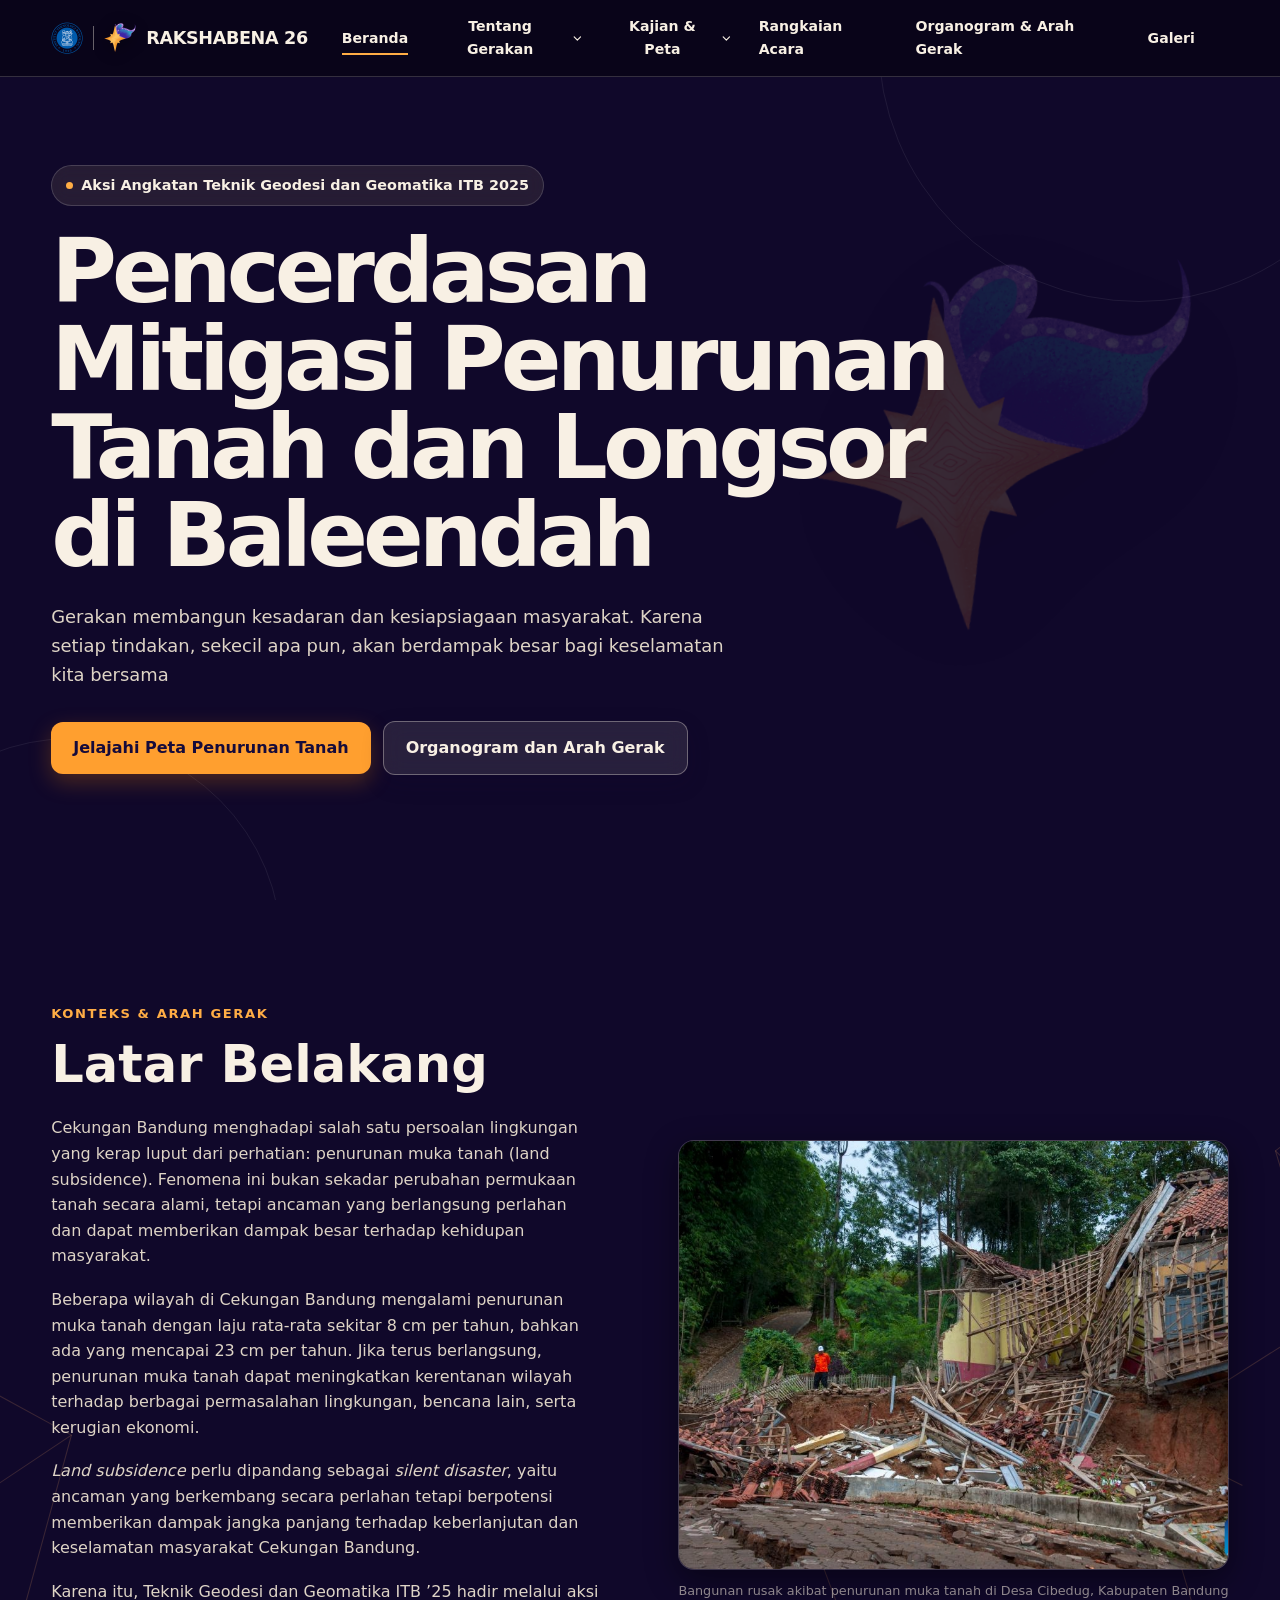
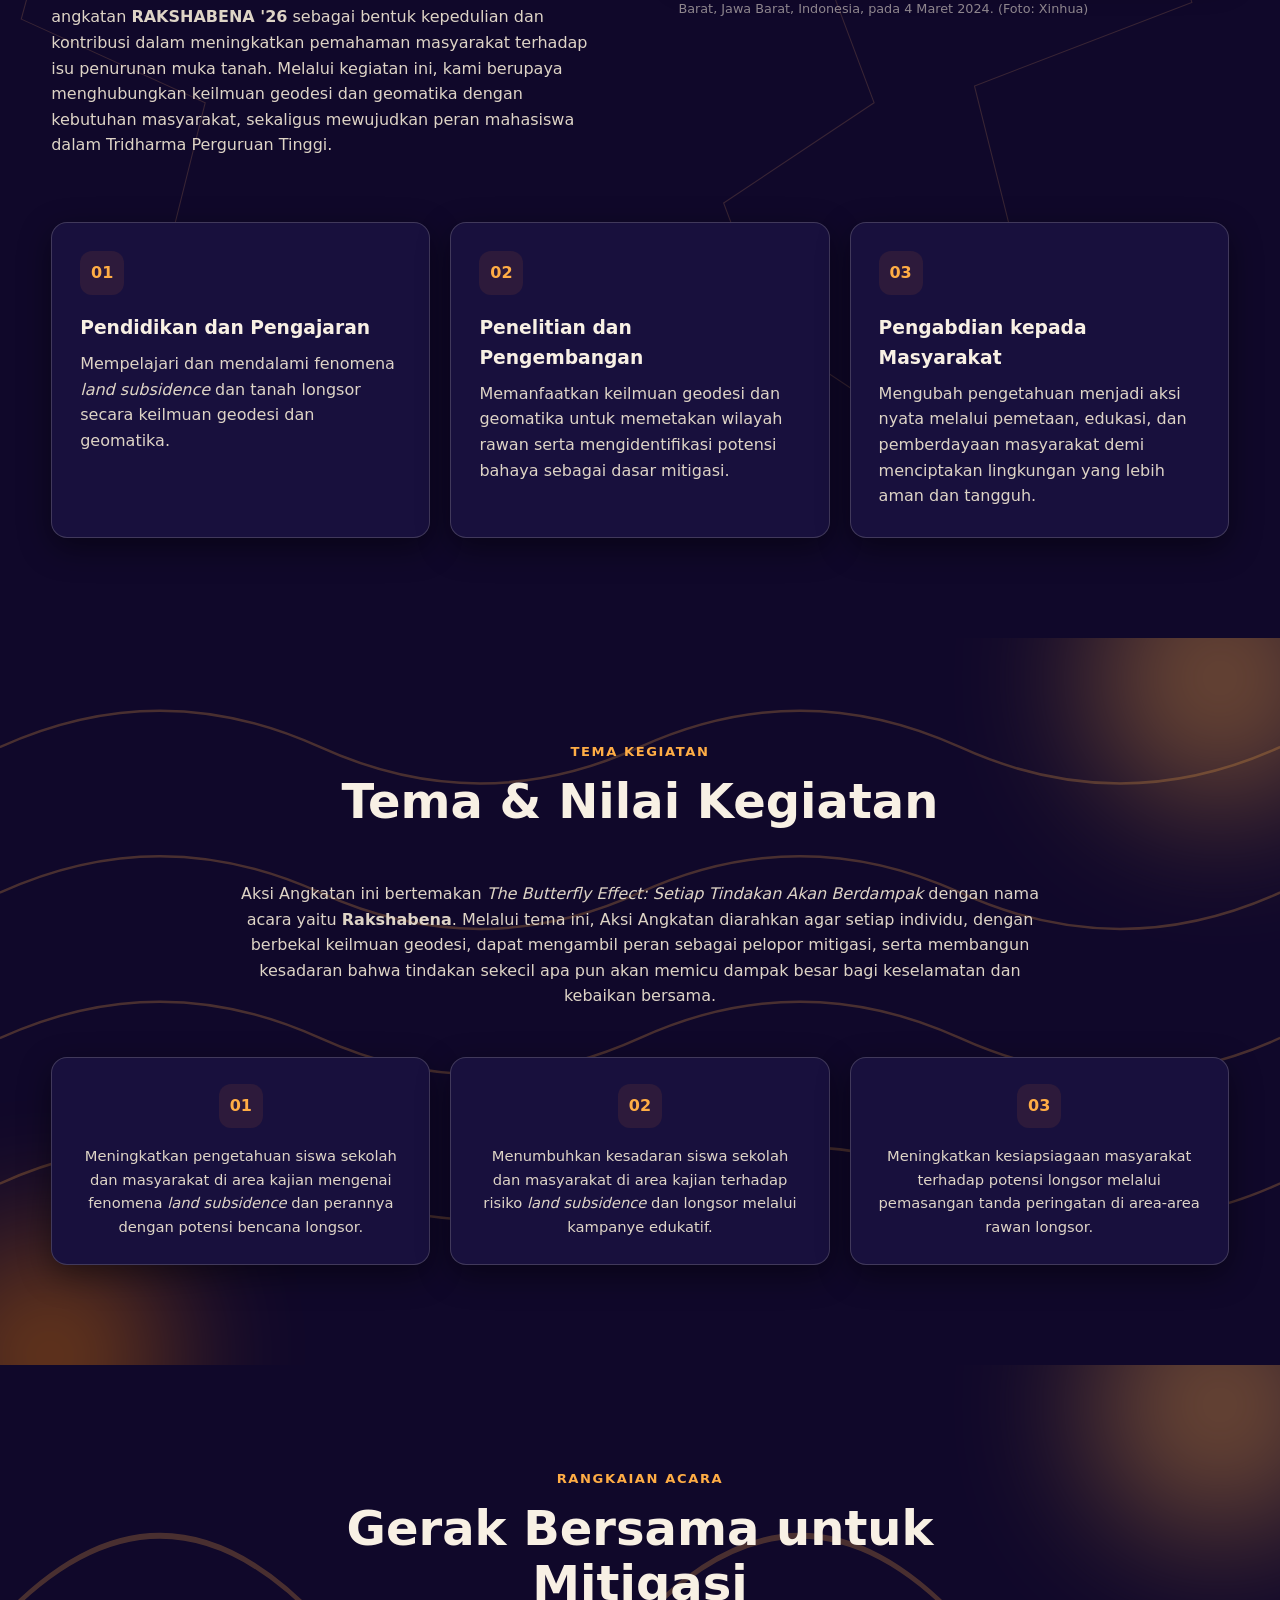
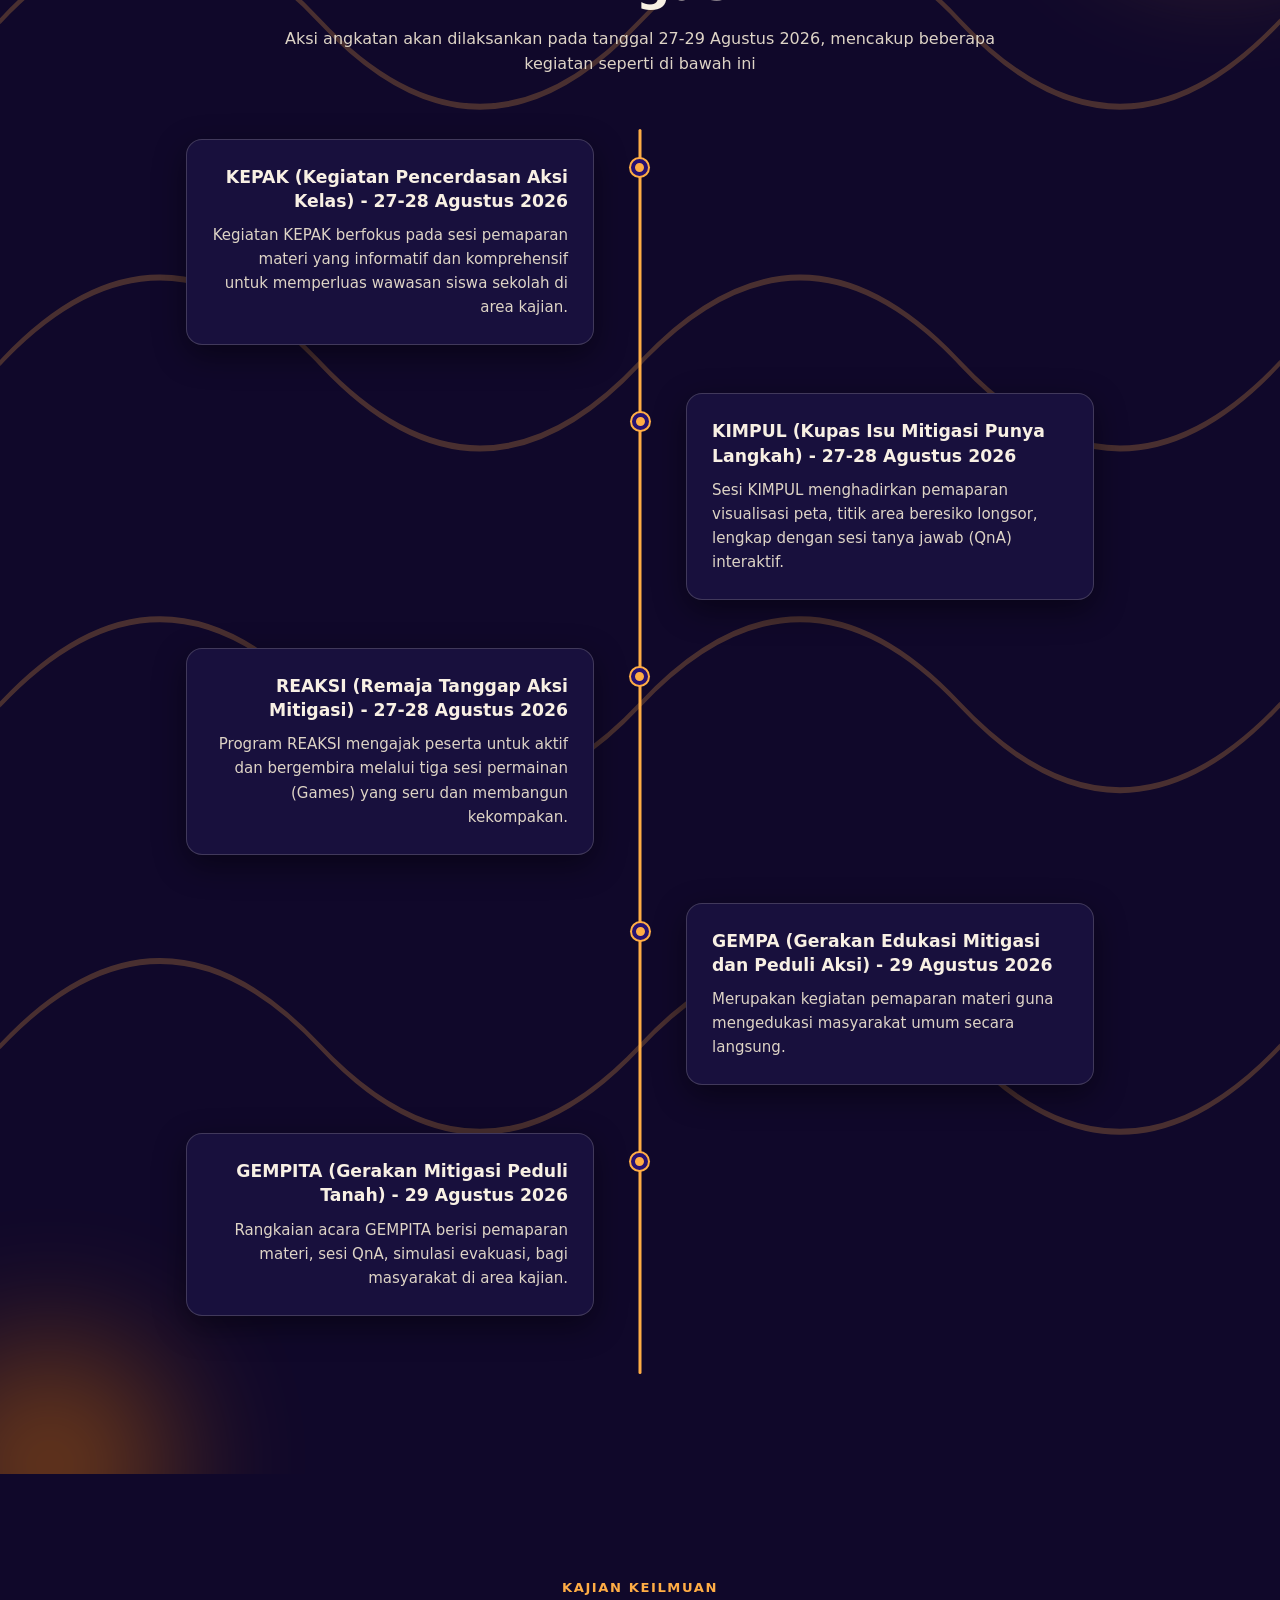
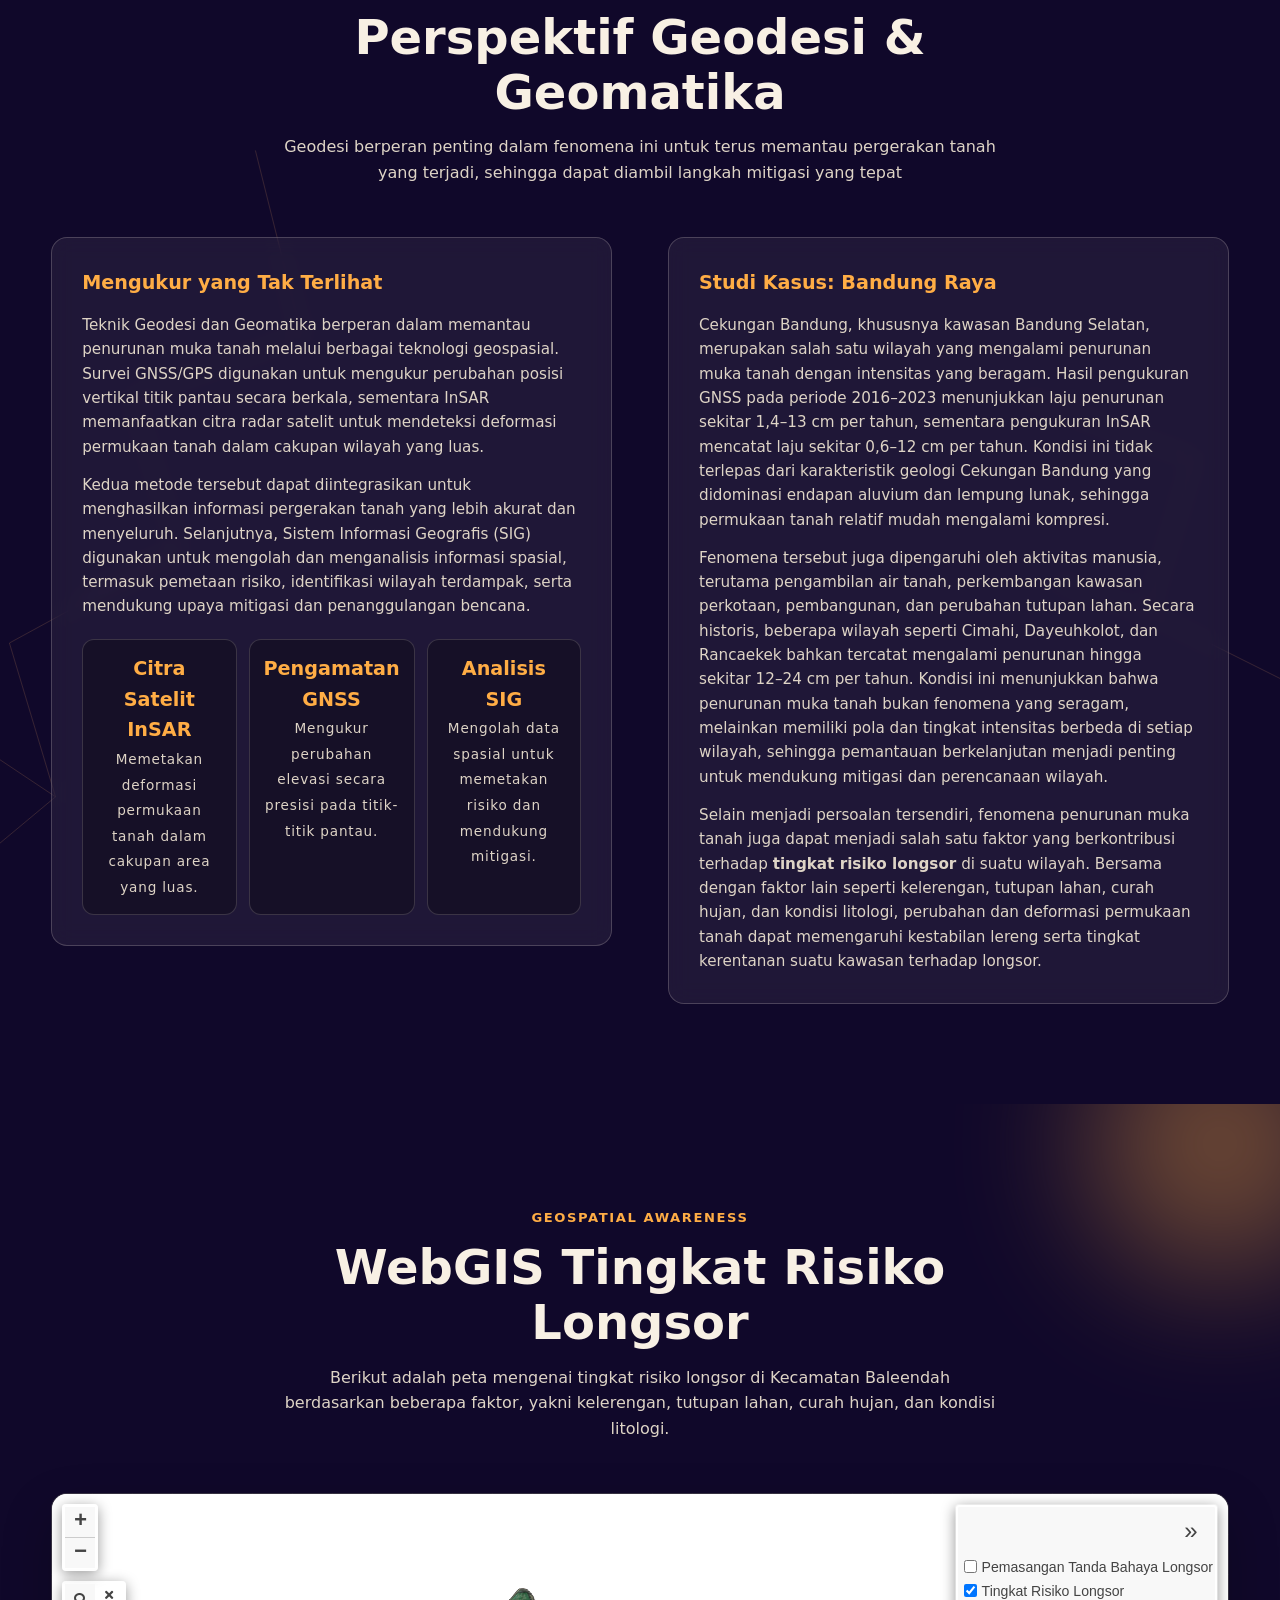
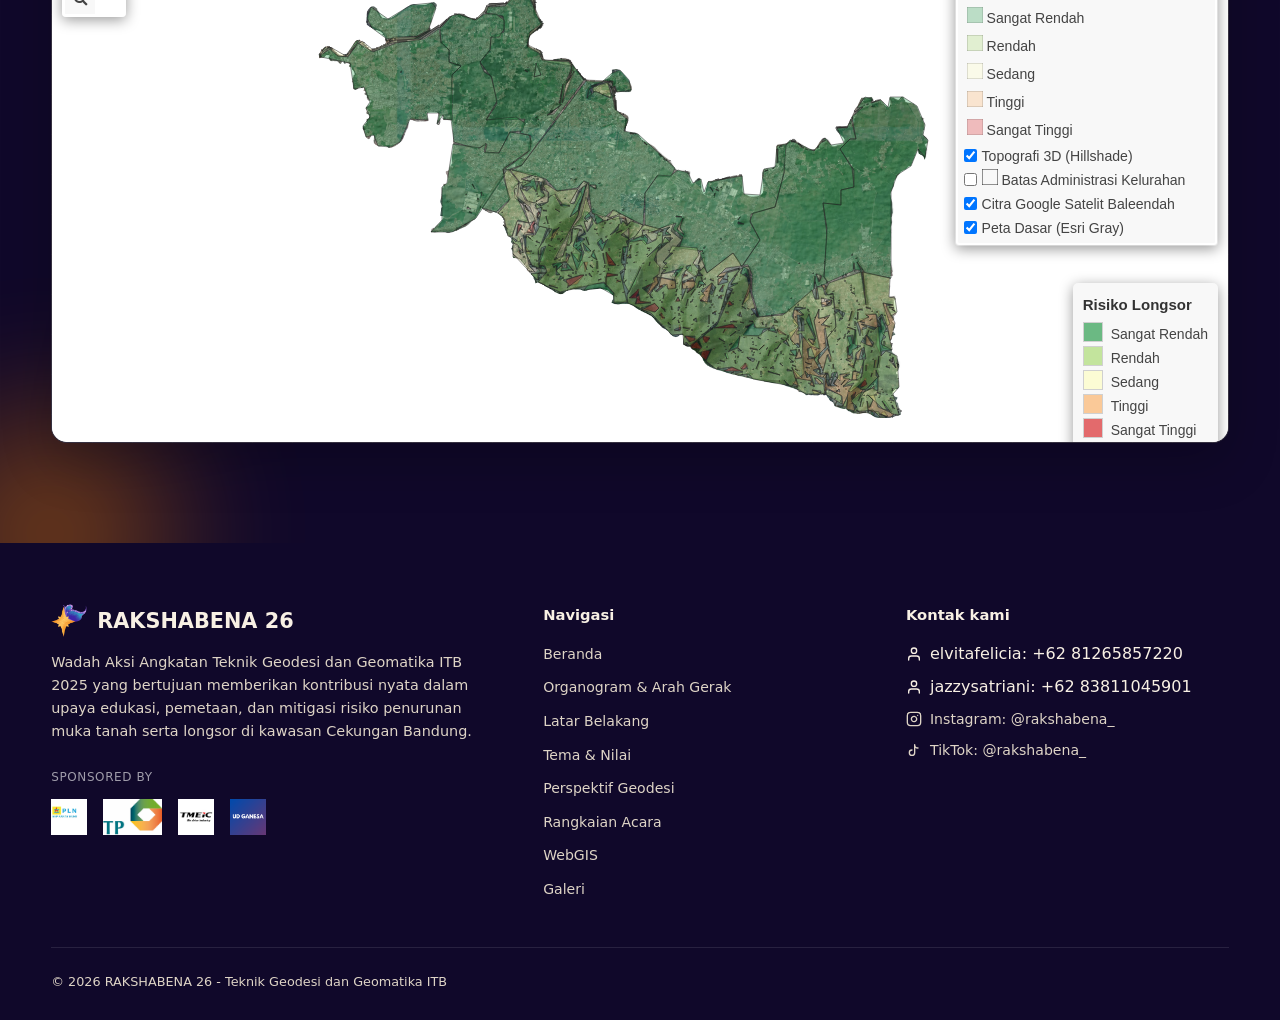
<file: index.html>
<!DOCTYPE html>
<html lang="id" data-theme="dark">

<head>
  <meta charset="UTF-8">
  <meta name="viewport" content="width=device-width, initial-scale=1.0, maximum-scale=1.0, viewport-fit=cover">
  <meta name="format-detection" content="telephone=no">
  <meta name="description"
    content="RAKSHABENA 26 — Aksi Angkatan Teknik Geodesi dan Geomatika ITB 2026. Pencerdasan mitigasi penurunan tanah di Baleendah.">
  <title>RAKSHABENA 26 | Mitigasi Penurunan Tanah Baleendah</title>

  <link rel="stylesheet" href="style.css">
</head>

<body>

  <!-- =========================
       HEADER & NAVIGATION
  ========================== -->
  <header class="site-header">
    <nav class="navbar container" aria-label="Navigasi utama">
      <a class="brand" href="#beranda" aria-label="RAKSHABENA 26 Beranda">
        <img src="logo itb.png" alt="Logo ITB" style="height: 32px; width: auto; object-fit: contain;">
        <span style="width: 1px; height: 24px; background-color: currentColor; opacity: 0.4;"></span>
        <span class="brand-logo" role="img" aria-label="Logo RAKSHABENA 26"></span>
        <span class="brand-text">RAKSHABENA 26</span>
      </a>

      <ul class="nav-menu" id="navMenu">
        <li><a class="nav-link active" href="#beranda">Beranda</a></li>

        <li class="nav-item-dropdown">
          <button class="nav-link nav-dropdown-trigger" type="button" aria-expanded="false"
            aria-controls="dropdown-gerak">
            Tentang Gerakan
            <svg class="nav-chevron" viewBox="0 0 24 24" fill="none" stroke="currentColor" stroke-width="2.2"
              stroke-linecap="round" stroke-linejoin="round" aria-hidden="true">
              <path d="m6 9 6 6 6-6" />
            </svg>
          </button>
          <div class="nav-dropdown" id="dropdown-gerak">
            <span class="nav-dropdown-eyebrow">Mengenal Gerakan</span>
            <a class="nav-dropdown-link" href="#latar-belakang">Latar Belakang</a>
            <a class="nav-dropdown-link" href="#tema-kegiatan">Tema &amp; Nilai Kegiatan</a>
          </div>
        </li>

        <li class="nav-item-dropdown">
          <button class="nav-link nav-dropdown-trigger" type="button" aria-expanded="false"
            aria-controls="dropdown-kajian">
            Kajian &amp; Peta
            <svg class="nav-chevron" viewBox="0 0 24 24" fill="none" stroke="currentColor" stroke-width="2.2"
              stroke-linecap="round" stroke-linejoin="round" aria-hidden="true">
              <path d="m6 9 6 6 6-6" />
            </svg>
          </button>
          <div class="nav-dropdown" id="dropdown-kajian">
            <span class="nav-dropdown-eyebrow">Data &amp; Riset</span>
            <a class="nav-dropdown-link" href="#geodesi">Perspektif Geodesi</a>
            <a class="nav-dropdown-link" href="#webgis">WebGIS</a>
          </div>
        </li>

        <li><a class="nav-link" href="#timeline">Rangkaian Acara</a></li>
        <li><a class="nav-link" href="#organogram-arah-gerak">Organogram &amp; Arah Gerak</a></li>
        <li><a class="nav-link" href="#galeri">Galeri</a></li>
      </ul>

      <div class="nav-right">
        <button class="menu-toggle" id="menuToggle" type="button" aria-label="Buka menu navigasi" aria-expanded="false"
          aria-controls="navMenu">
          <span class="hamburger" aria-hidden="true">
            <span></span>
            <span></span>
            <span></span>
          </span>
        </button>
      </div>
    </nav>
  </header>

  <main>
    <div class="page-view is-active" id="view-home" data-view="home" aria-hidden="false">


      <!-- =========================
         HERO
    ========================== -->
      <section class="hero" id="beranda">
        <div class="hero-logo-watermark" aria-hidden="true"></div>
        <div class="container">
          <div class="hero-content hidden">
            <div class="hero-badge">
              Aksi Angkatan Teknik Geodesi dan Geomatika ITB 2025
            </div>

            <h1>Pencerdasan Mitigasi Penurunan Tanah dan Longsor di Baleendah</h1>

            <p class="hero-description">
              Gerakan membangun kesadaran dan kesiapsiagaan masyarakat. Karena setiap tindakan, sekecil apa pun, akan
              berdampak besar bagi keselamatan kita bersama
            </p>

            <div class="hero-actions">
              <a class="btn btn-primary" href="#webgis">
                Jelajahi Peta Penurunan Tanah
              </a>
              <a class="btn btn-secondary" href="#organogram-arah-gerak">
                Organogram dan Arah Gerak
              </a>
            </div>
          </div>
        </div>
      </section>

      <!-- =========================
         LATAR BELAKANG
    ========================== -->
      <section class="section background-section" id="latar-belakang" style="position: relative; overflow: hidden;">
        <div class="crack-overlay" aria-hidden="true">
          <svg viewBox="0 0 1200 800" preserveAspectRatio="xMidYMid slice">
            <path d="M60 40 L180 160 L150 260 L260 320 L230 430 L340 480 L310 600" stroke="var(--crack)"
              stroke-width="2" />
            <path d="M180 160 L120 220 L90 300" stroke="var(--crack)" stroke-width="1.2" />
            <path d="M260 320 L200 360" stroke="var(--crack)" stroke-width="1" />
            <path d="M1100 60 L980 150 L1010 250 L900 320 L930 420 L800 470 L830 590" stroke="var(--crack)"
              stroke-width="2" />
            <path d="M980 150 L1040 210" stroke="var(--crack)" stroke-width="1" />
            <path d="M900 320 L960 350" stroke="var(--crack)" stroke-width="1" />
            <path d="M600 700 L680 620 L650 540 L740 480 L710 400" stroke="var(--crack)" stroke-width="1.5" />
            <path d="M680 620 L740 660" stroke="var(--crack)" stroke-width="1" />
          </svg>
        </div>

        <div class="container" style="position: relative; z-index: 1;">

          <div class="background-grid hidden">
            <div class="background-copy">
              <span class="eyebrow">Konteks &amp; Arah Gerak</span>

              <h2>Latar Belakang</h2>

              <p class="body-copy">
                Cekungan Bandung menghadapi salah satu persoalan lingkungan yang kerap luput dari perhatian: penurunan
                muka tanah (land subsidence). Fenomena ini bukan sekadar perubahan permukaan tanah secara alami, tetapi
                ancaman yang berlangsung perlahan dan dapat memberikan dampak besar terhadap kehidupan masyarakat.
              </p>

              <p class="body-copy">
                Beberapa wilayah di Cekungan Bandung mengalami penurunan muka tanah dengan laju rata-rata sekitar 8 cm
                per tahun, bahkan ada yang mencapai 23 cm per tahun. Jika terus berlangsung, penurunan muka tanah dapat
                meningkatkan kerentanan wilayah terhadap berbagai permasalahan lingkungan, bencana lain, serta kerugian
                ekonomi.
              </p>

              <p class="body-copy">
                <i>Land subsidence</i> perlu dipandang sebagai <i>silent disaster</i>, yaitu ancaman yang berkembang
                secara perlahan tetapi berpotensi memberikan dampak jangka panjang terhadap keberlanjutan dan
                keselamatan masyarakat Cekungan Bandung.
              </p>

              <p class="body-copy">
                Karena itu, Teknik Geodesi dan Geomatika ITB ’25 hadir melalui aksi angkatan <b>RAKSHABENA '26</b>
                sebagai bentuk
                kepedulian dan kontribusi dalam meningkatkan pemahaman masyarakat terhadap isu penurunan muka tanah.
                Melalui kegiatan ini, kami berupaya menghubungkan keilmuan geodesi dan geomatika dengan kebutuhan
                masyarakat, sekaligus mewujudkan peran mahasiswa dalam Tridharma Perguruan Tinggi.
              </p>
            </div>

            <div>
              <div class="illustration-box" aria-label="Ilustrasi Latar Belakang">
                <img src="illust_latbel.jpeg" alt="Ilustrasi Penurunan Tanah di Baleendah"
                  style="width: 100%; height: 100%; object-fit: cover; display: block;">
              </div>
              <p
                style="margin-top: 12px; font-size: 0.8rem; color: var(--text-primary); opacity: 0.55; text-align: left; line-height: 1.4;">
                Bangunan rusak akibat penurunan muka tanah di Desa Cibedug, Kabupaten Bandung Barat, Jawa Barat,
                Indonesia, pada 4 Maret 2024. (Foto: Xinhua)
              </p>
            </div>
          </div>

          <div class="vision-grid">
            <article class="glass-card hidden">
              <div class="card-icon" aria-hidden="true">01</div>
              <h3>Pendidikan dan Pengajaran</h3>
              <p class="body-copy">
                Mempelajari dan mendalami fenomena <i>land subsidence</i> dan tanah longsor secara keilmuan geodesi dan
                geomatika.
              </p>
            </article>

            <article class="glass-card hidden">
              <div class="card-icon" aria-hidden="true">02</div>
              <h3>Penelitian dan Pengembangan</h3>
              <p class="body-copy">
                Memanfaatkan keilmuan geodesi dan geomatika untuk memetakan wilayah rawan serta mengidentifikasi potensi
                bahaya sebagai dasar mitigasi.
              </p>
            </article>

            <article class="glass-card hidden">
              <div class="card-icon" aria-hidden="true">03</div>
              <h3>Pengabdian kepada Masyarakat</h3>
              <p class="body-copy">
                Mengubah pengetahuan menjadi aksi nyata melalui pemetaan, edukasi, dan pemberdayaan masyarakat demi
                menciptakan lingkungan yang lebih aman dan tangguh.
              </p>
            </article>
          </div>

        </div>
      </section>

      <!-- =========================
         TEMA & NILAI KEGIATAN
    ========================== -->
      <section class="section tema-section" id="tema-kegiatan">
        <div class="section-decor" aria-hidden="true">
          <svg viewBox="0 0 1200 400" preserveAspectRatio="none">
            <path d="M0 60 Q150 20 300 60 T600 60 T900 60 T1200 60" />
            <path d="M0 140 Q150 100 300 140 T600 140 T900 140 T1200 140" />
            <path d="M0 220 Q150 180 300 220 T600 220 T900 220 T1200 220" />
            <path d="M0 300 Q150 260 300 300 T600 300 T900 300 T1200 300" />
          </svg>
        </div>
        <div class="container">
          <div class="section-heading hidden">
            <span class="eyebrow">Tema Kegiatan</span>
            <h2>Tema &amp; Nilai Kegiatan</h2>
          </div>

          <div class="tema-intro hidden">
            <p class="body-copy">
              Aksi Angkatan ini bertemakan <i>The Butterfly Effect: Setiap Tindakan Akan Berdampak</i> dengan nama acara
              yaitu <strong>Rakshabena</strong>. Melalui tema ini, Aksi Angkatan diarahkan agar setiap individu, dengan
              berbekal keilmuan geodesi, dapat mengambil peran sebagai pelopor mitigasi, serta membangun kesadaran bahwa
              tindakan sekecil apa pun akan memicu dampak besar bagi keselamatan dan kebaikan bersama.
            </p>
          </div>

          <div class="tema-grid hidden">
            <article class="tema-card">
              <div class="card-icon" aria-hidden="true">01</div>
              <p>
                Meningkatkan pengetahuan siswa sekolah dan masyarakat di area kajian mengenai fenomena <i>land
                  subsidence</i> dan perannya dengan potensi bencana longsor.
              </p>
            </article>

            <article class="tema-card">
              <div class="card-icon" aria-hidden="true">02</div>
              <p>
                Menumbuhkan kesadaran siswa sekolah dan masyarakat di area kajian terhadap risiko <i>land subsidence</i>
                dan longsor melalui kampanye edukatif.
              </p>
            </article>

            <article class="tema-card">
              <div class="card-icon" aria-hidden="true">03</div>
              <p>
                Meningkatkan kesiapsiagaan masyarakat terhadap potensi longsor melalui pemasangan tanda peringatan di
                area-area rawan longsor.
              </p>
            </article>
          </div>
        </div>
      </section>

      <!-- =========================
         EVENT TIMELINE
    ========================== -->
      <section class="section timeline-section" id="timeline">
        <div class="section-decor" aria-hidden="true">
          <svg viewBox="0 0 1200 400" preserveAspectRatio="none">
            <path d="M0 60 Q150 20 300 60 T600 60 T900 60 T1200 60" />
            <path d="M0 140 Q150 100 300 140 T600 140 T900 140 T1200 140" />
            <path d="M0 220 Q150 180 300 220 T600 220 T900 220 T1200 220" />
            <path d="M0 300 Q150 260 300 300 T600 300 T900 300 T1200 300" />
          </svg>
        </div>
        <div class="container">
          <div class="section-heading hidden">
            <span class="eyebrow">Rangkaian Acara</span>
            <h2>Gerak Bersama untuk Mitigasi</h2>
            <p>
              Aksi angkatan akan dilaksankan pada tanggal 27-29 Agustus 2026, mencakup beberapa kegiatan seperti di
              bawah
              ini
            </p>
          </div>

          <div class="timeline">

            <article class="timeline-item hidden">
              <span class="timeline-node" aria-hidden="true"></span>
              <div class="timeline-card">
                <h3>
                  KEPAK (Kegiatan Pencerdasan Aksi Kelas) - 27-28 Agustus 2026
                </h3>
                <p>
                  Kegiatan KEPAK berfokus pada sesi pemaparan materi yang informatif dan komprehensif untuk memperluas
                  wawasan siswa sekolah di area kajian.
                </p>
              </div>
            </article>

            <article class="timeline-item hidden">
              <span class="timeline-node" aria-hidden="true"></span>
              <div class="timeline-card">
                <h3>
                  KIMPUL (Kupas Isu Mitigasi Punya Langkah) - 27-28 Agustus 2026
                </h3>
                <p>
                  Sesi KIMPUL menghadirkan pemaparan visualisasi peta, titik area beresiko longsor, lengkap dengan sesi
                  tanya jawab (QnA) interaktif.
                </p>
              </div>
            </article>

            <article class="timeline-item hidden">
              <span class="timeline-node" aria-hidden="true"></span>
              <div class="timeline-card">
                <h3>
                  REAKSI (Remaja Tanggap Aksi Mitigasi) - 27-28 Agustus 2026
                </h3>
                <p>
                  Program REAKSI mengajak peserta untuk aktif dan bergembira melalui tiga sesi permainan (Games) yang
                  seru dan membangun kekompakan.
                </p>
              </div>
            </article>

            <article class="timeline-item hidden">
              <span class="timeline-node" aria-hidden="true"></span>
              <div class="timeline-card">
                <h3>
                  GEMPA (Gerakan Edukasi Mitigasi dan Peduli Aksi) - 29 Agustus 2026
                </h3>
                <p>
                  Merupakan kegiatan pemaparan materi guna mengedukasi masyarakat umum secara langsung.
                </p>
              </div>
            </article>

            <article class="timeline-item hidden">
              <span class="timeline-node" aria-hidden="true"></span>
              <div class="timeline-card">
                <h3>
                  GEMPITA (Gerakan Mitigasi Peduli Tanah) - 29 Agustus 2026
                </h3>
                <p>
                  Rangkaian acara GEMPITA berisi pemaparan materi, sesi QnA, simulasi evakuasi, bagi masyarakat di area
                  kajian.
                </p>
              </div>
            </article>

          </div>
        </div>
      </section>

      <!-- =========================
         PERSPEKTIF GEODESI & GEOMATIKA
    ========================== -->
      <section class="section geodesi-section" id="geodesi">
        <div class="crack-overlay" aria-hidden="true">
          <svg viewBox="0 0 1200 800" preserveAspectRatio="xMidYMid slice">
            <path d="M100 700 L220 600 L190 500 L300 440 L270 340 L380 300 L350 180" stroke="var(--crack)"
              stroke-width="2" />
            <path d="M220 600 L160 560" stroke="var(--crack)" stroke-width="1" />
            <path d="M300 440 L240 470" stroke="var(--crack)" stroke-width="1" />
            <path d="M1150 720 L1020 640 L1050 540 L930 480 L960 380 L850 340" stroke="var(--crack)" stroke-width="2" />
            <path d="M1020 640 L1080 670" stroke="var(--crack)" stroke-width="1" />
            <path d="M930 480 L870 460" stroke="var(--crack)" stroke-width="1" />
          </svg>
        </div>

        <div class="container" style="position: relative; z-index: 1;">
          <div class="section-heading hidden">
            <span class="eyebrow">Kajian Keilmuan</span>
            <h2>Perspektif Geodesi &amp; Geomatika</h2>
            <p>
              Geodesi berperan penting dalam fenomena ini untuk terus memantau pergerakan tanah yang terjadi, sehingga
              dapat diambil langkah mitigasi yang tepat
            </p>
          </div>

          <div class="geodesi-content hidden">
            <div class="geodesi-panel">
              <h3>Mengukur yang Tak Terlihat</h3>
              <p>
                Teknik Geodesi dan Geomatika berperan dalam memantau penurunan muka tanah melalui berbagai teknologi
                geospasial. Survei GNSS/GPS digunakan untuk mengukur perubahan posisi vertikal titik pantau secara
                berkala, sementara InSAR memanfaatkan citra radar satelit untuk mendeteksi deformasi permukaan tanah
                dalam cakupan wilayah yang luas.
              </p>
              <p>
                Kedua metode tersebut dapat diintegrasikan untuk menghasilkan informasi pergerakan tanah yang lebih
                akurat dan menyeluruh. Selanjutnya, Sistem Informasi Geografis (SIG) digunakan untuk mengolah dan
                menganalisis informasi spasial, termasuk pemetaan risiko, identifikasi wilayah terdampak, serta
                mendukung upaya mitigasi dan penanggulangan bencana.
              </p>

              <div class="geodesi-stats">
                <div class="geodesi-stat">
                  <strong>Citra Satelit InSAR</strong>
                  <span style="font-size: 0.85rem; text-transform: none;">Memetakan deformasi permukaan tanah dalam
                    cakupan area yang luas.</span>
                </div>
                <div class="geodesi-stat">
                  <strong>Pengamatan GNSS</strong>
                  <span style="font-size: 0.85rem; text-transform: none;">Mengukur perubahan elevasi secara presisi
                    pada titik-titik pantau.</span>
                </div>
                <div class="geodesi-stat">
                  <strong>Analisis SIG</strong>
                  <span style="font-size: 0.85rem; text-transform: none;">Mengolah data spasial untuk memetakan
                    risiko dan mendukung mitigasi.</span>
                </div>
              </div>
            </div>

            <div class="geodesi-panel">
              <h3>Studi Kasus: Bandung Raya</h3>
              <p>
                Cekungan Bandung, khususnya kawasan Bandung Selatan, merupakan salah satu wilayah yang mengalami
                penurunan muka tanah dengan intensitas yang beragam. Hasil pengukuran GNSS pada periode 2016–2023
                menunjukkan laju penurunan sekitar 1,4–13 cm per tahun, sementara pengukuran InSAR mencatat laju sekitar
                0,6–12 cm per tahun. Kondisi ini tidak terlepas dari karakteristik geologi Cekungan Bandung yang
                didominasi endapan aluvium dan lempung lunak, sehingga permukaan tanah relatif mudah mengalami kompresi.
              </p>
              <p>
                Fenomena tersebut juga dipengaruhi oleh aktivitas manusia, terutama pengambilan air tanah, perkembangan
                kawasan perkotaan, pembangunan, dan perubahan tutupan lahan. Secara historis, beberapa wilayah seperti
                Cimahi, Dayeuhkolot, dan Rancaekek bahkan tercatat mengalami penurunan hingga sekitar 12–24 cm per
                tahun. Kondisi ini menunjukkan bahwa penurunan muka tanah bukan fenomena yang seragam, melainkan
                memiliki pola dan tingkat intensitas berbeda di setiap wilayah, sehingga pemantauan berkelanjutan
                menjadi penting untuk mendukung mitigasi dan perencanaan wilayah.
              </p>
              <p>
                Selain menjadi persoalan tersendiri, fenomena penurunan muka tanah juga dapat menjadi salah satu faktor
                yang berkontribusi terhadap <b>tingkat risiko longsor</b> di suatu wilayah. Bersama dengan faktor lain
                seperti kelerengan, tutupan lahan, curah hujan, dan kondisi litologi, perubahan dan deformasi permukaan
                tanah dapat memengaruhi kestabilan lereng serta tingkat kerentanan suatu kawasan terhadap longsor.
              </p>
            </div>
          </div>
        </div>
      </section>

      <!-- =========================
         WEBGIS
    ========================== -->
      <section class="section webgis-section" id="webgis">
        <div class="section-decor" aria-hidden="true">
          <!-- (Kode SVG dekorasi biarkan saja) -->
        </div>
        <div class="container">
          <div class="section-heading hidden">
            <span class="eyebrow">Geospatial Awareness</span>
            <h2>WebGIS Tingkat Risiko Longsor</h2>
            <p>
              Berikut adalah peta mengenai tingkat risiko longsor di Kecamatan Baleendah berdasarkan beberapa faktor,
              yakni kelerengan, tutupan lahan, curah hujan, dan kondisi litologi.
            </p>
          </div>
        </div>

        <div class="webgis-container hidden" id="webgis-container"
          aria-label="Interactive Map Container - WebGIS Visualizer">
          <!-- MASUKKAN IFRAME PETA DI SINI -->
          <iframe src="qgis2web_new/index.html" width="100%" height="600px"
            style="border:none; border-radius: 12px; background-color: #fff;"></iframe>
        </div>
      </section>


    </div>

    <!-- =========================
         ORGANOGRAM & ARAH GERAK
         SINGLE-FILE VIEW
    ========================== -->
    <div class="page-view" id="view-organogram-arah-gerak" data-view="organogram-arah-gerak" aria-hidden="true">
      <section class="section arah-gerak-section" id="organogram-arah-gerak">
        <div class="section-decor" aria-hidden="true">
          <svg viewBox="0 0 1200 400" preserveAspectRatio="none">
            <path d="M0 60 Q150 20 300 60 T600 60 T900 60 T1200 60" />
            <path d="M0 140 Q150 100 300 140 T600 140 T900 140 T1200 140" />
            <path d="M0 220 Q150 180 300 220 T600 220 T900 220 T1200 220" />
            <path d="M0 300 Q150 260 300 300 T600 300 T900 300 T1200 300" />
          </svg>
        </div>
        <div class="container">
          <div class="view-backbar">
            <div class="back-copy">
              <strong>RAKSHABENA 26</strong>
              <span>Organogram &amp; Arah Gerak</span>
            </div>
            <a class="btn btn-secondary" href="#beranda">Kembali ke Beranda</a>
          </div>

          <div class="section-heading">
            <span class="eyebrow">Arah Gerak</span>
            <h2>Visi &amp; Misi Aksi Angkatan</h2>
            <p>
              Sebagai panduan arah gerak RAKSHABENA 26, Visi dan Misi ini disusun agar seluruh rangkaian kegiatan yang
              dilaksanakan dapat memberikan manfaat yang nyata dan berkelanjutan bagi masyarakat.
            </p>
          </div>

          <div class="visi-misi-grid">
            <div class="visi-card">
              <span class="eyebrow">Visi</span>
              <h3>Visi Angkatan</h3>
              <p>
                Terwujudnya Teknik Geodesi dan Geomatika ITB 2025 sebagai kesatuan angkatan yang dapat memberi
                kontribusi nyata melalui wadah pengabdian masyarakat berbasis keilmuan Teknik Geodesi dan Geomatika demi
                perwujudan amanat konstitusional mahasiswa dan kesejahteraan masyarakat.
              </p>
            </div>

            <div class="misi-list">
              <div class="misi-card">
                <span class="misi-number" aria-hidden="true">01</span>
                <div>
                  <h4>Internalisasi Tanggung Jawab</h4>
                  <p>
                    Menginternalisasi Tanggung Jawab Konstitusional dan Orientasi Keilmuan untuk Keberlanjutan Bangsa.
                  </p>
                </div>
              </div>

              <div class="misi-card">
                <span class="misi-number" aria-hidden="true">02</span>
                <div>
                  <h4>Pelaksanaan Tridharma</h4>
                  <p>
                    Mewujudkan Pelaksanaan Tridharma Perguruan Tinggi secara Seimbang melalui Pengabdian Masyarakat.
                  </p>
                </div>
              </div>

              <div class="misi-card">
                <span class="misi-number" aria-hidden="true">03</span>
                <div>
                  <h4>Peran Agent of Change</h4>
                  <p>
                    Mengorganisasi Peran Agent of Change melalui Wadah Aksi Angkatan Berbasis Keilmuan.
                  </p>
                </div>
              </div>
            </div>
          </div>
        </div>
      </section>

      <section class="section organogram-section" id="organogram">
        <div class="section-decor" aria-hidden="true">
          <svg viewBox="0 0 1200 400" preserveAspectRatio="none">
            <path d="M0 60 Q150 20 300 60 T600 60 T900 60 T1200 60" />
            <path d="M0 140 Q150 100 300 140 T600 140 T900 140 T1200 140" />
            <path d="M0 220 Q150 180 300 220 T600 220 T900 220 T1200 220" />
            <path d="M0 300 Q150 260 300 300 T600 300 T900 300 T1200 300" />
          </svg>
        </div>
        <div class="container">
          <div class="section-heading">
            <span class="eyebrow">Struktur Kepanitiaan</span>
            <h2>Organogram RAKSHABENA 26</h2>
            <p>
              Struktur kepanitiaan ini dibentuk untuk memastikan seluruh elemen aksi angkatan berjalan dengan
              terkoordinasi, efisien, dan efektif dalam mencapai tujuan RAKSHABENA 26.
            </p>
          </div>

          <div class="orgchart">
            <div class="orgchart-ketua">Ketua Pelaksana</div>
            <div class="orgchart-trunk" aria-hidden="true"></div>

            <div class="orgchart-branches compact">

              <div class="org-branch">
                <button class="org-bidang-btn" type="button" aria-expanded="false" aria-controls="org-sub-sekjen">
                  <span>Sekretaris Jenderal</span>
                  <svg class="org-chevron" viewBox="0 0 24 24" fill="none" stroke="currentColor" stroke-width="2.2"
                    stroke-linecap="round" stroke-linejoin="round" aria-hidden="true">
                    <path d="m6 9 6 6 6-6" />
                  </svg>
                </button>
                <div class="org-sub-panel" id="org-sub-sekjen">
                  <div class="org-sub-connector" aria-hidden="true"></div>
                  <div class="org-sub-grid">
                    <div class="org-sub-card">
                      <span class="org-sub-role">Sekretaris Umum</span>
                    </div>
                    <div class="org-sub-card">
                      <span class="org-sub-role">Bendahara Umum</span>
                    </div>
                    <div class="org-sub-card">
                      <span class="org-sub-role">Ketua Divisi Perizinan</span>
                    </div>
                  </div>
                </div>
              </div>

              <div class="org-branch">
                <button class="org-bidang-btn" type="button" aria-expanded="false" aria-controls="org-sub-msdm">
                  <span>Kepala Bidang MSDM</span>
                  <svg class="org-chevron" viewBox="0 0 24 24" fill="none" stroke="currentColor" stroke-width="2.2"
                    stroke-linecap="round" stroke-linejoin="round" aria-hidden="true">
                    <path d="m6 9 6 6 6-6" />
                  </svg>
                </button>
                <div class="org-sub-panel" id="org-sub-msdm">
                  <div class="org-sub-connector" aria-hidden="true"></div>
                  <div class="org-sub-grid">
                    <div class="org-sub-card">
                      <span class="org-sub-role">Staff MSDM</span>
                    </div>
                  </div>
                </div>
              </div>

            </div>

            <div class="orgchart-trunk" aria-hidden="true"></div>

            <div class="orgchart-branches">

              <div class="org-branch">
                <button class="org-bidang-btn" type="button" aria-expanded="false" aria-controls="org-sub-acara">
                  <span>Bidang Acara</span>
                  <svg class="org-chevron" viewBox="0 0 24 24" fill="none" stroke="currentColor" stroke-width="2.2"
                    stroke-linecap="round" stroke-linejoin="round" aria-hidden="true">
                    <path d="m6 9 6 6 6-6" />
                  </svg>
                </button>
                <div class="org-sub-panel" id="org-sub-acara">
                  <div class="org-sub-connector" aria-hidden="true"></div>
                  <div class="org-sub-grid">
                    <div class="org-sub-card">
                      <span class="org-sub-role">Divisi Riset & Kajian</span>
                    </div>
                    <div class="org-sub-card">
                      <span class="org-sub-role">Divisi Manajemen Acara</span>
                    </div>
                  </div>
                </div>
              </div>

              <div class="org-branch">
                <button class="org-bidang-btn" type="button" aria-expanded="false" aria-controls="org-sub-fundhum">
                  <span>Bidang Fundraising</span>
                  <svg class="org-chevron" viewBox="0 0 24 24" fill="none" stroke="currentColor" stroke-width="2.2"
                    stroke-linecap="round" stroke-linejoin="round" aria-hidden="true">
                    <path d="m6 9 6 6 6-6" />
                  </svg>
                </button>
                <div class="org-sub-panel" id="org-sub-fundhum">
                  <div class="org-sub-connector" aria-hidden="true"></div>
                  <div class="org-sub-grid">
                    <div class="org-sub-card">
                      <span class="org-sub-role">Divisi Sponsorship</span>
                    </div>
                    <div class="org-sub-card">
                      <span class="org-sub-role">Divisi Entrepreneurship</span>
                    </div>
                  </div>
                </div>
              </div>

              <div class="org-branch">
                <button class="org-bidang-btn" type="button" aria-expanded="false" aria-controls="org-sub-operasional">
                  <span>Bidang Operasional</span>
                  <svg class="org-chevron" viewBox="0 0 24 24" fill="none" stroke="currentColor" stroke-width="2.2"
                    stroke-linecap="round" stroke-linejoin="round" aria-hidden="true">
                    <path d="m6 9 6 6 6-6" />
                  </svg>
                </button>
                <div class="org-sub-panel" id="org-sub-operasional">
                  <div class="org-sub-connector" aria-hidden="true"></div>
                  <div class="org-sub-grid">
                    <div class="org-sub-card">
                      <span class="org-sub-role">Divisi Logistik</span>
                    </div>
                    <div class="org-sub-card">
                      <span class="org-sub-role">Divisi Akomodasi</span>
                    </div>
                    <div class="org-sub-card">
                      <span class="org-sub-role">Divisi Konsumsi</span>
                    </div>
                  </div>
                </div>
              </div>

              <div class="org-branch">
                <button class="org-bidang-btn" type="button" aria-expanded="false" aria-controls="org-sub-teknis">
                  <span>Bidang Humas</span>
                  <svg class="org-chevron" viewBox="0 0 24 24" fill="none" stroke="currentColor" stroke-width="2.2"
                    stroke-linecap="round" stroke-linejoin="round" aria-hidden="true">
                    <path d="m6 9 6 6 6-6" />
                  </svg>
                </button>
                <div class="org-sub-panel" id="org-sub-teknis">
                  <div class="org-sub-connector" aria-hidden="true"></div>
                  <div class="org-sub-grid">
                    <div class="org-sub-card">
                      <span class="org-sub-role">Divisi Humas Internal</span>
                    </div>
                    <div class="org-sub-card">
                      <span class="org-sub-role">Divisi Humas Eksternal</span>
                    </div>
                  </div>
                </div>
              </div>

              <div class="org-branch">
                <button class="org-bidang-btn" type="button" aria-expanded="false" aria-controls="org-sub-publikasi">
                  <span>Bidang Kreatif</span>
                  <svg class="org-chevron" viewBox="0 0 24 24" fill="none" stroke="currentColor" stroke-width="2.2"
                    stroke-linecap="round" stroke-linejoin="round" aria-hidden="true">
                    <path d="m6 9 6 6 6-6" />
                  </svg>
                </button>
                <div class="org-sub-panel" id="org-sub-publikasi">
                  <div class="org-sub-connector" aria-hidden="true"></div>
                  <div class="org-sub-grid">
                    <div class="org-sub-card">
                      <span class="org-sub-role">Divisi Grafis</span>
                    </div>
                    <div class="org-sub-card">
                      <span class="org-sub-role">Divisi Publikasi & Dokumentasi</span>
                    </div>
                  </div>
                </div>
              </div>

              <div class="org-branch">
                <button class="org-bidang-btn" type="button" aria-expanded="false" aria-controls="org-sub-dokumentasi">
                  <span>Koordinator Lapangan</span>
                  <svg class="org-chevron" viewBox="0 0 24 24" fill="none" stroke="currentColor" stroke-width="2.2"
                    stroke-linecap="round" stroke-linejoin="round" aria-hidden="true">
                    <path d="m6 9 6 6 6-6" />
                  </svg>
                </button>
                <div class="org-sub-panel" id="org-sub-dokumentasi">
                  <div class="org-sub-connector" aria-hidden="true"></div>
                  <div class="org-sub-grid">
                    <div class="org-sub-card">
                      <span class="org-sub-role">Divisi Keamanan</span>
                    </div>
                    <div class="org-sub-card">
                      <span class="org-sub-role">Divisi Medik</span>
                    </div>
                  </div>
                </div>
              </div>

              <div class="org-branch">
                <button class="org-bidang-btn" type="button" aria-expanded="false" aria-controls="org-sub-it">
                  <span>Bidang IT</span>
                </button>
              </div>

            </div>
          </div>
        </div>
      </section>
    </div>


    <!-- =========================
         GALERI
         SINGLE-FILE VIEW
    ========================== -->
    <div class="page-view" id="view-galeri" data-view="galeri" aria-hidden="true">
      <section class="section organogram-section" id="galeri">
        <div class="section-decor" aria-hidden="true">
          <svg viewBox="0 0 1200 400" preserveAspectRatio="none">
            <path d="M0 60 Q150 20 300 60 T600 60 T900 60 T1200 60" />
            <path d="M0 140 Q150 100 300 140 T600 140 T900 140 T1200 140" />
            <path d="M0 220 Q150 180 300 220 T600 220 T900 220 T1200 220" />
            <path d="M0 300 Q150 260 300 300 T600 300 T900 300 T1200 300" />
          </svg>
        </div>
        <div class="container">
          <div class="view-backbar">
            <div class="back-copy">
              <strong>RAKSHABENA 26</strong>
              <span>Galeri &amp; Dokumentasi Kegiatan</span>
            </div>
            <a class="btn btn-secondary" href="#beranda">Kembali ke Beranda</a>
          </div>

          <div class="section-heading">
            <span class="eyebrow">Dokumentasi</span>
            <h2>Galeri Kegiatan</h2>
          </div>

          <div class="gallery-intro">
            <p>
              Dokumentasi dan rekap rangkaian kegiatan aksi angkatan yang dilaksanakan pada tanggal 27-29 Agustus 2026
            </p>
          </div>

          <div class="stats-grid">
            <article class="stat-card">
              <span class="stat-number">853+</span>
              <span class="stat-label">Peserta terlibat</span>
            </article>
            <article class="stat-card">
              <span class="stat-number">4</span>
              <span class="stat-label">Lokasi Kegiatan</span>
            </article>
            <article class="stat-card">
              <span class="stat-number">124</span>
              <span class="stat-label">Massa TGG 25 Terlibat</span>
            </article>
            <article class="stat-card">
              <span class="stat-number">5</span>
              <span class="stat-label">Jenis Kegiatan</span>
            </article>
          </div>

          <h3 class="gallery-heading">Dokumentasi Kegiatan</h3>

          <div class="gallery-grid">
            <article class="gallery-card">
              <img src="dokum_aksang/IMG_9070.jpg" alt="Dokumentasi"
                style="position: absolute; inset: 0; width: 100%; height: 100%; object-fit: cover; border-radius: inherit; z-index: 0;">
            </article>
            
            <article class="gallery-card">
              <img src="dokum_aksang/IMG_9284.jpg" alt="Dokumentasi"
                style="position: absolute; inset: 0; width: 100%; height: 100%; object-fit: cover; border-radius: inherit; z-index: 0;">
            </article>
            
            <article class="gallery-card">
              <img src="dokum_aksang/IMG_9345.jpg" alt="Dokumentasi"
                style="position: absolute; inset: 0; width: 100%; height: 100%; object-fit: cover; border-radius: inherit; z-index: 0;">
            </article>
            
            <article class="gallery-card">
              <img src="dokum_aksang/IMG_1000.jpg" alt="Dokumentasi"
                style="position: absolute; inset: 0; width: 100%; height: 100%; object-fit: cover; border-radius: inherit; z-index: 0;">
            </article>
            
            <article class="gallery-card">
              <img src="dokum_aksang/IMG_1055.jpg" alt="Dokumentasi"
                style="position: absolute; inset: 0; width: 100%; height: 100%; object-fit: cover; border-radius: inherit; z-index: 0;">
            </article>
            
            <article class="gallery-card">
              <img src="dokum_aksang/IMG_1583.jpg" alt="Dokumentasi"
                style="position: absolute; inset: 0; width: 100%; height: 100%; object-fit: cover; border-radius: inherit; z-index: 0;">
            </article>
            
            <article class="gallery-card">
              <img src="dokum_aksang/IMG_1184.jpg" alt="Dokumentasi"
                style="position: absolute; inset: 0; width: 100%; height: 100%; object-fit: cover; border-radius: inherit; z-index: 0;">
            </article>
            
            <article class="gallery-card">
              <img src="dokum_aksang/IMG_1221.jpg" alt="Dokumentasi"
                style="position: absolute; inset: 0; width: 100%; height: 100%; object-fit: cover; border-radius: inherit; z-index: 0;">
            </article>
            
            <article class="gallery-card">
              <img src="dokum_aksang/IMG_1275.jpg" alt="Dokumentasi"
                style="position: absolute; inset: 0; width: 100%; height: 100%; object-fit: cover; border-radius: inherit; z-index: 0;">
            </article>
            
            <article class="gallery-card">
              <img src="dokum_aksang/IMG_1391.jpg" alt="Dokumentasi"
                style="position: absolute; inset: 0; width: 100%; height: 100%; object-fit: cover; border-radius: inherit; z-index: 0;">
            </article>
            
            <article class="gallery-card">
              <img src="dokum_aksang/IMG_1465.jpg" alt="Dokumentasi"
                style="position: absolute; inset: 0; width: 100%; height: 100%; object-fit: cover; border-radius: inherit; z-index: 0;">
            </article>
            
            <article class="gallery-card">
              <img src="dokum_aksang/IMG_1496.jpg" alt="Dokumentasi"
                style="position: absolute; inset: 0; width: 100%; height: 100%; object-fit: cover; border-radius: inherit; z-index: 0;">
            </article>
            
            <article class="gallery-card">
              <img src="dokum_aksang/IMG_1515.jpg" alt="Dokumentasi"
                style="position: absolute; inset: 0; width: 100%; height: 100%; object-fit: cover; border-radius: inherit; z-index: 0;">
            </article>
            
            <article class="gallery-card">
              <img src="dokum_aksang/IMG_1563.jpg" alt="Dokumentasi"
                style="position: absolute; inset: 0; width: 100%; height: 100%; object-fit: cover; border-radius: inherit; z-index: 0;">
            </article>
            
            <article class="gallery-card">
              <img src="dokum_aksang/IMG_1062.jpg" alt="Dokumentasi"
                style="position: absolute; inset: 0; width: 100%; height: 100%; object-fit: cover; border-radius: inherit; z-index: 0;">
            </article>
          </div>
          <div style="text-align: center; margin-top: 40px; margin-bottom: 20px;">
            <a class="btn btn-primary" href="https://drive.google.com/drive/folders/1R9EczwpPmJ14XgzAU-ilUoyfRiUsYP8X?usp=drive_link" target="_blank" rel="noopener noreferrer">
              Lihat Dokumentasi Lainnya
            </a>
          </div>
        </div>
      </section>
    </div>

  </main>

  <!-- =========================
       FOOTER
  ========================== -->
  <footer class="site-footer">
    <div class="container">

      <div class="footer-grid">

        <div>
          <div class="footer-brand">
            <span class="footer-logo" role="img" aria-label="Logo RAKSHABENA 26"></span>
            <span>RAKSHABENA 26</span>
          </div>
          <p class="footer-copy">
            Wadah Aksi Angkatan Teknik Geodesi dan Geomatika ITB 2025 yang bertujuan memberikan kontribusi nyata dalam
            upaya edukasi, pemetaan, dan mitigasi risiko penurunan muka tanah serta longsor di kawasan Cekungan Bandung.
          </p>
          <div class="footer-sponsors" style="margin-top: 24px;">
            <span
              style="display: block; font-size: 0.75rem; text-transform: uppercase; letter-spacing: 0.05em; color: rgba(255, 255, 255, 0.6); margin-bottom: 12px;">Sponsored
              by</span>
            <div style="display: flex; gap: 16px; align-items: center; flex-wrap: wrap;">
              <img src="sponsor1.png" alt="Sponsor 1" style="height: 36px; width: auto; object-fit: contain;">
              <img src="sponsor2.png" alt="Sponsor 2" style="height: 36px; width: auto; object-fit: contain;">
              <img src="sponsor3.png" alt="Sponsor 3" style="height: 36px; width: auto; object-fit: contain;">
              <img src="sponsor4.png" alt="Sponsor 3" style="height: 36px; width: auto; object-fit: contain;">
            </div>
          </div>
        </div>

        <div>
          <h3 class="footer-title">Navigasi</h3>
          <ul class="footer-links">
            <li><a href="#beranda">Beranda</a></li>
            <li><a href="#organogram-arah-gerak">Organogram &amp; Arah Gerak</a></li>
            <li><a href="#latar-belakang">Latar Belakang</a></li>
            <li><a href="#tema-kegiatan">Tema &amp; Nilai</a></li>
            <li><a href="#geodesi">Perspektif Geodesi</a></li>
            <li><a href="#timeline">Rangkaian Acara</a></li>
            <li><a href="#webgis">WebGIS</a></li>
            <li><a href="#galeri">Galeri</a></li>
          </ul>
        </div>

        <div>
          <h3 class="footer-title">Kontak kami</h3>
          <ul class="footer-links">
            <li style="display: flex; align-items: center; gap: 8px;">
              <svg viewBox="0 0 24 24" fill="none" stroke="currentColor" stroke-width="2" stroke-linecap="round"
                stroke-linejoin="round" width="16" height="16">
                <path d="M20 21v-2a4 4 0 0 0-4-4H8a4 4 0 0 0-4 4v2"></path>
                <circle cx="12" cy="7" r="4"></circle>
              </svg>
              <span>elvitafelicia: +62 81265857220</span>
            </li>
            <li style="display: flex; align-items: center; gap: 8px;">
              <svg viewBox="0 0 24 24" fill="none" stroke="currentColor" stroke-width="2" stroke-linecap="round"
                stroke-linejoin="round" width="16" height="16">
                <path d="M20 21v-2a4 4 0 0 0-4-4H8a4 4 0 0 0-4 4v2"></path>
                <circle cx="12" cy="7" r="4"></circle>
              </svg>
              <span>jazzysatriani: +62 83811045901</span>
            </li>
            <li>
              <a href="https://www.instagram.com/rakshabena_?igsi=dDB2eWpvN2RwYmN4" target="_blank"
                rel="noopener noreferrer" style="display: flex; align-items: center; gap: 8px;">
                <svg viewBox="0 0 24 24" fill="none" stroke="currentColor" stroke-width="2" stroke-linecap="round"
                  stroke-linejoin="round" width="16" height="16">
                  <rect x="2" y="2" width="20" height="20" rx="5" ry="5"></rect>
                  <path d="M16 11.37A4 4 0 1 1 12.63 8 4 4 0 0 1 16 11.37z"></path>
                  <line x1="17.5" y1="6.5" x2="17.51" y2="6.5"></line>
                </svg>
                <span>Instagram: @rakshabena_</span>
              </a>
            </li>
            <li>
              <a href="https://www.tiktok.com/@rakshabena?_r=1&_t=ZS-99AL0FwO5xq" target="_blank"
                rel="noopener noreferrer" style="display: flex; align-items: center; gap: 8px;">
                <svg viewBox="0 0 24 24" fill="none" stroke="currentColor" stroke-width="2" stroke-linecap="round"
                  stroke-linejoin="round" width="16" height="16">
                  <path d="M9 12a4 4 0 1 0 4 4V4a5 5 0 0 0 5 5"></path>
                </svg>
                <span>TikTok: @rakshabena_</span>
              </a>
            </li>
          </ul>
        </div>

      </div>

      <div class="footer-bottom">
        © 2026 RAKSHABENA 26 - Teknik Geodesi dan Geomatika ITB
      </div>

    </div>
  </footer>

  <script src="script.js"></script>
</body>

</html>
</file>
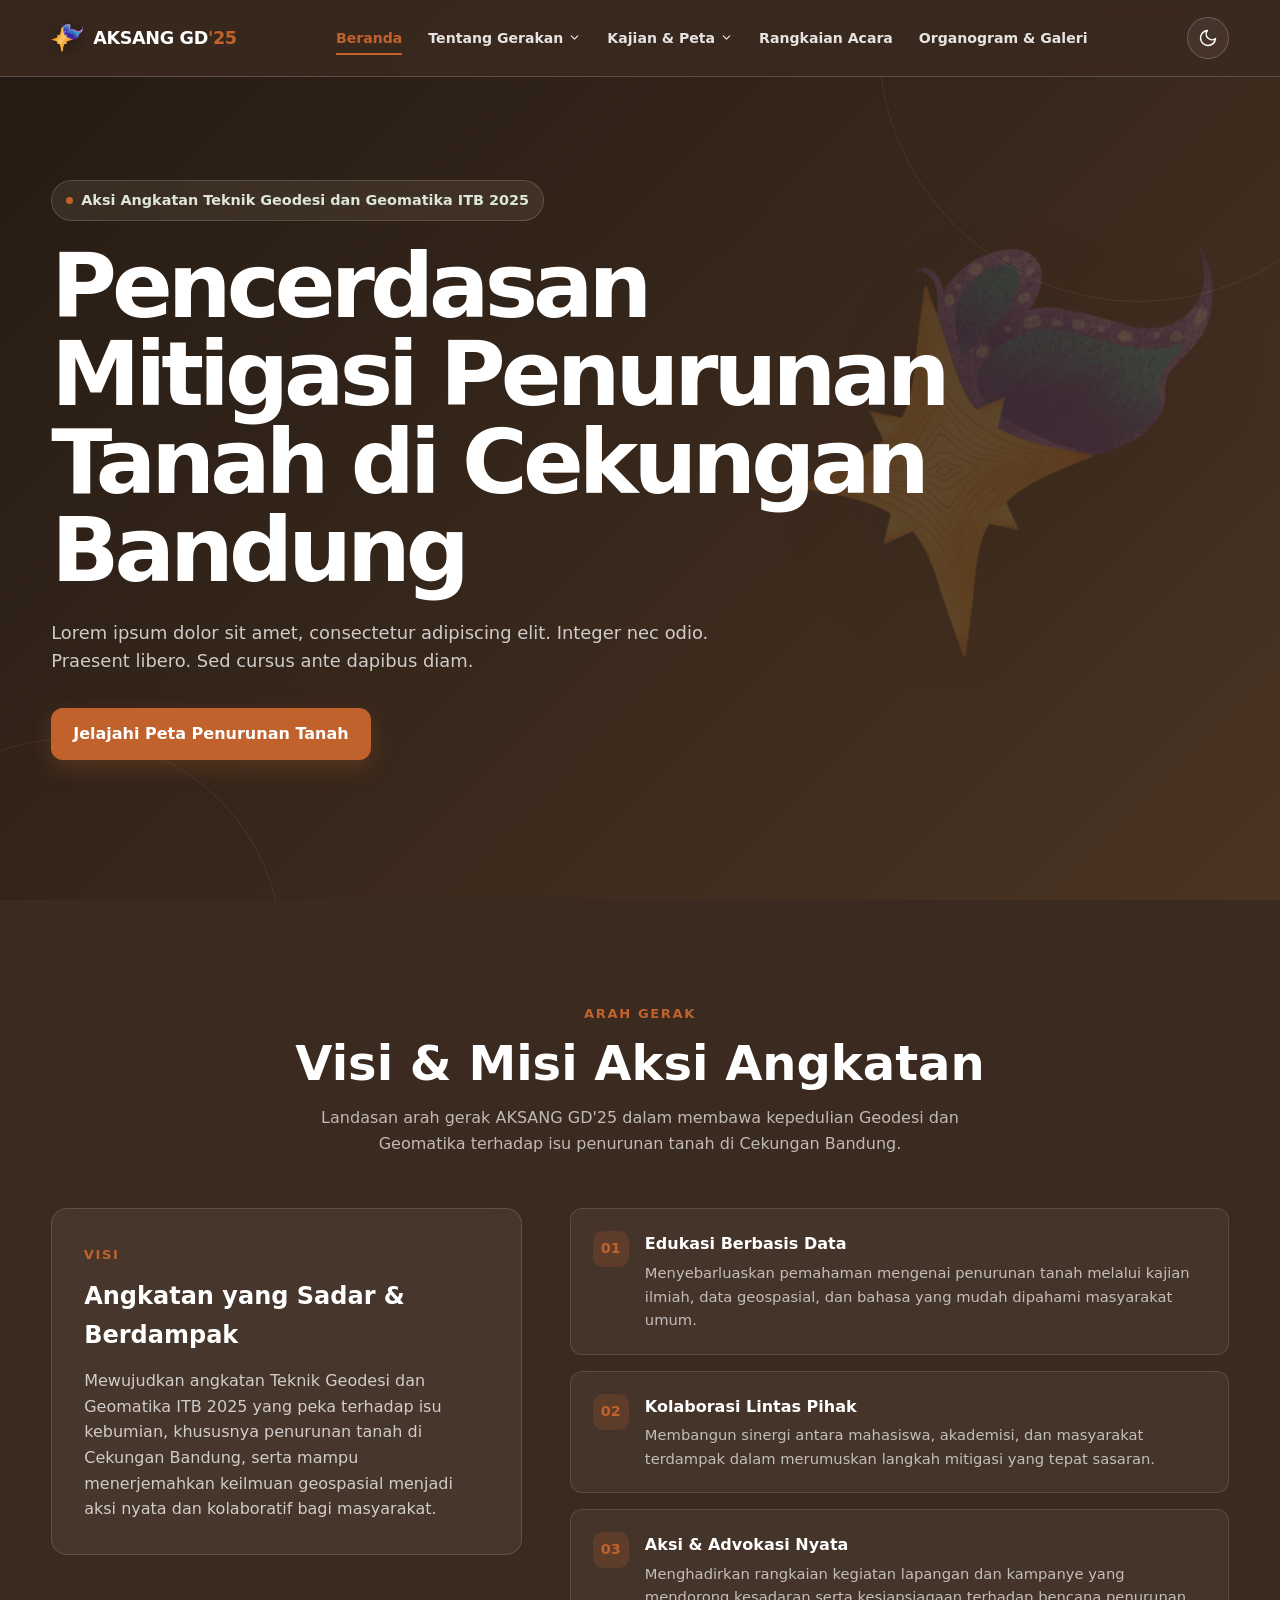
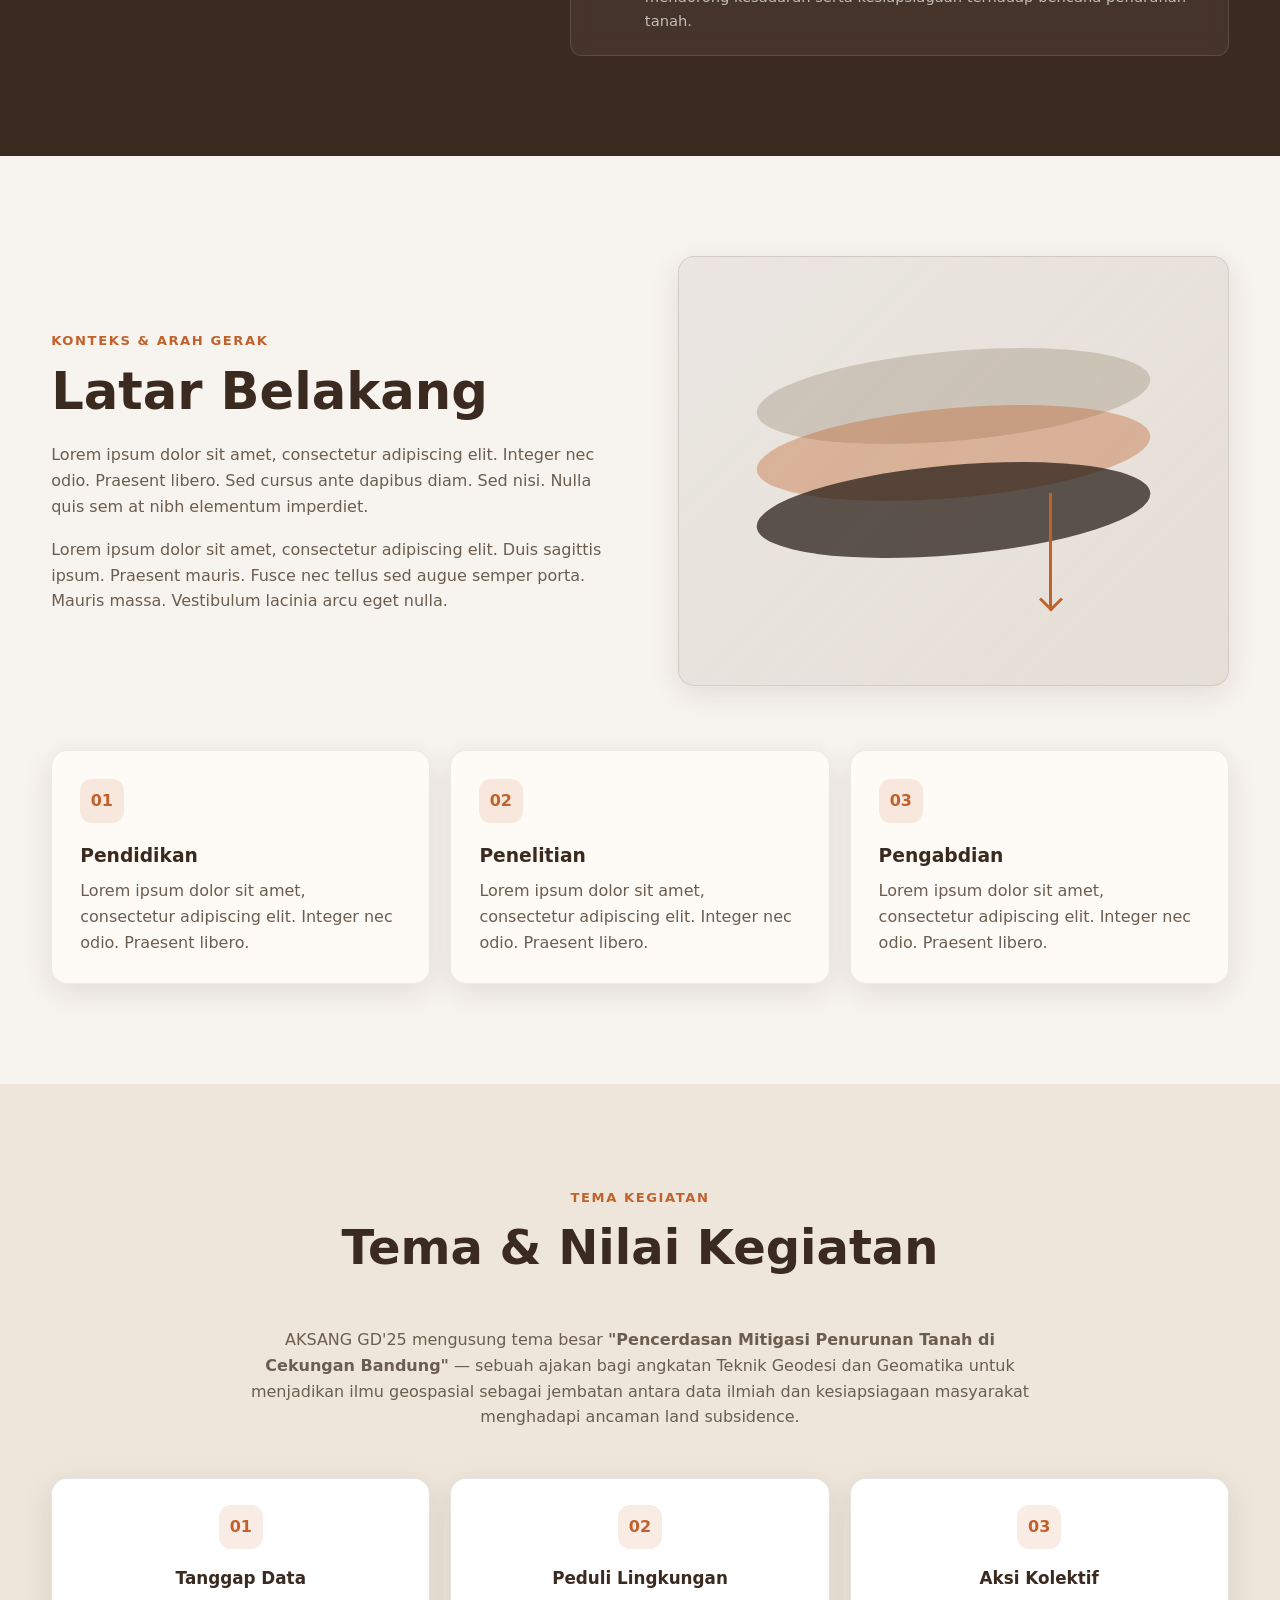
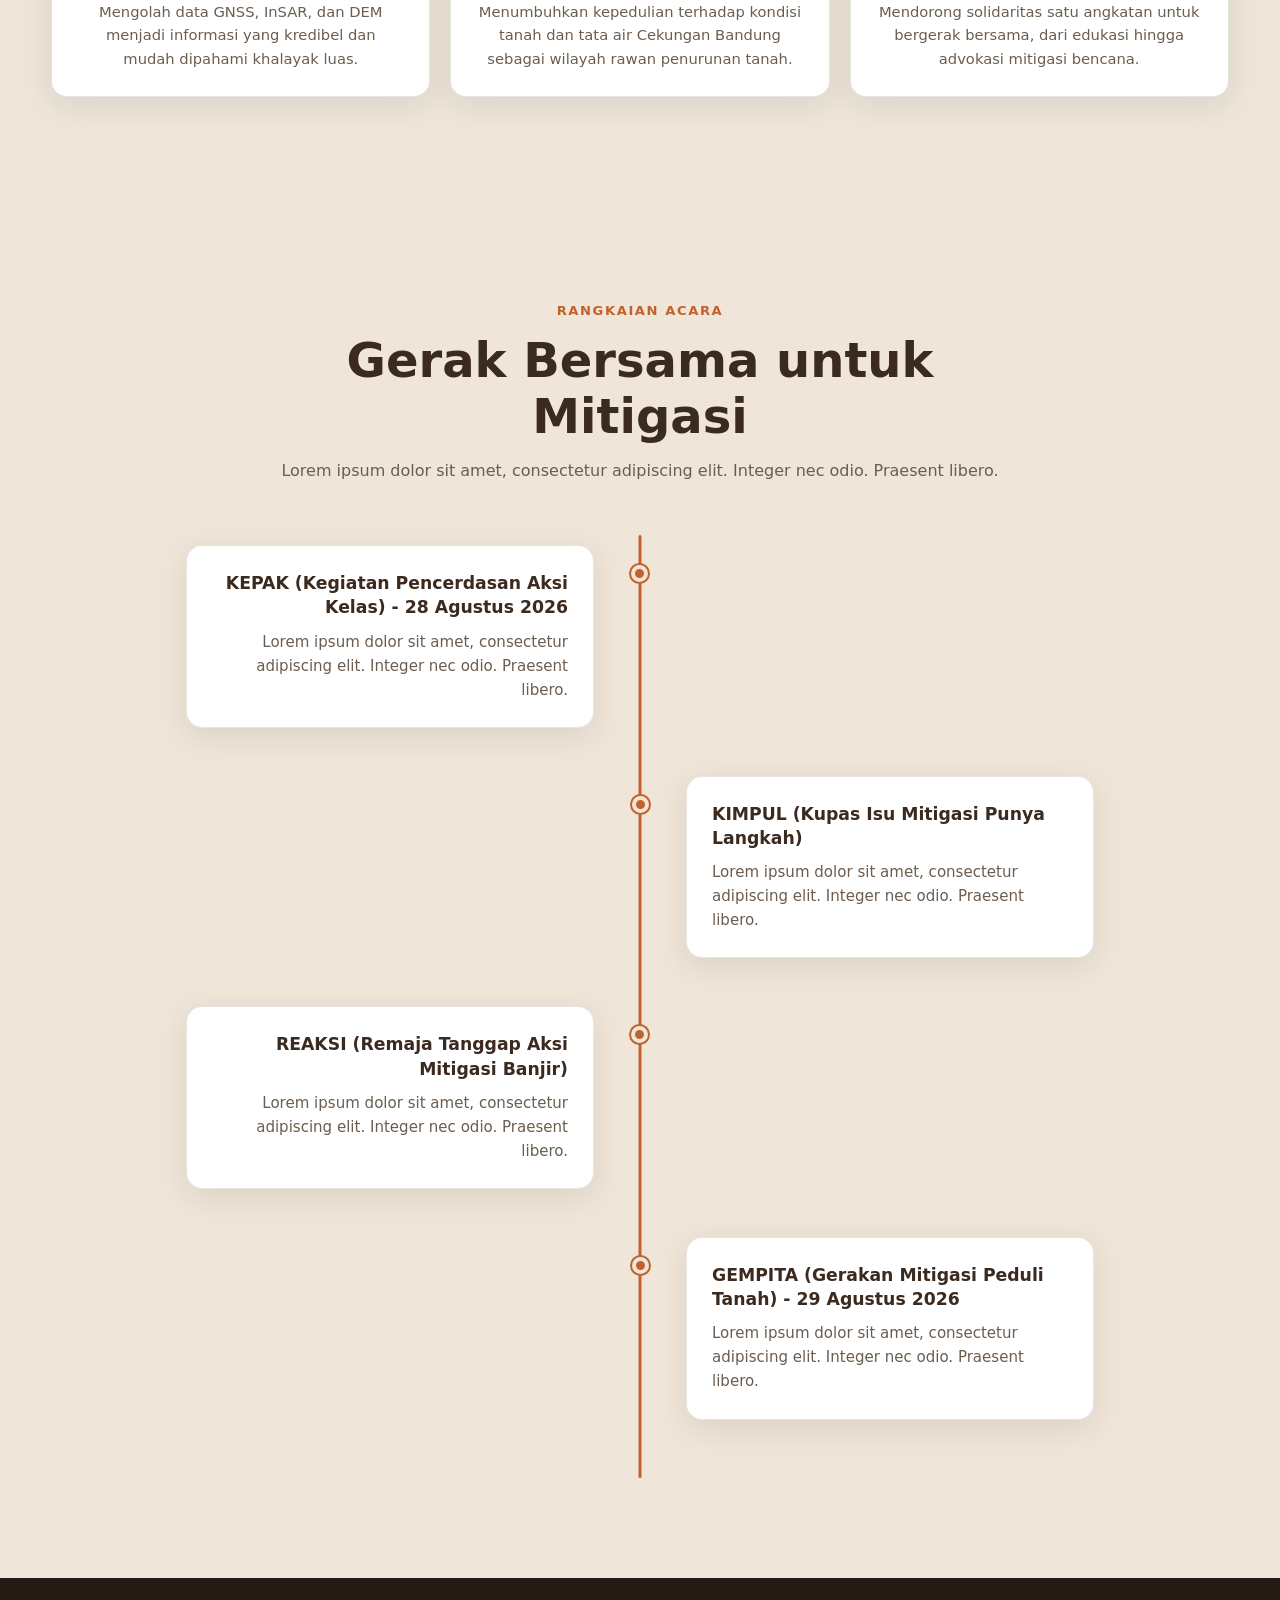
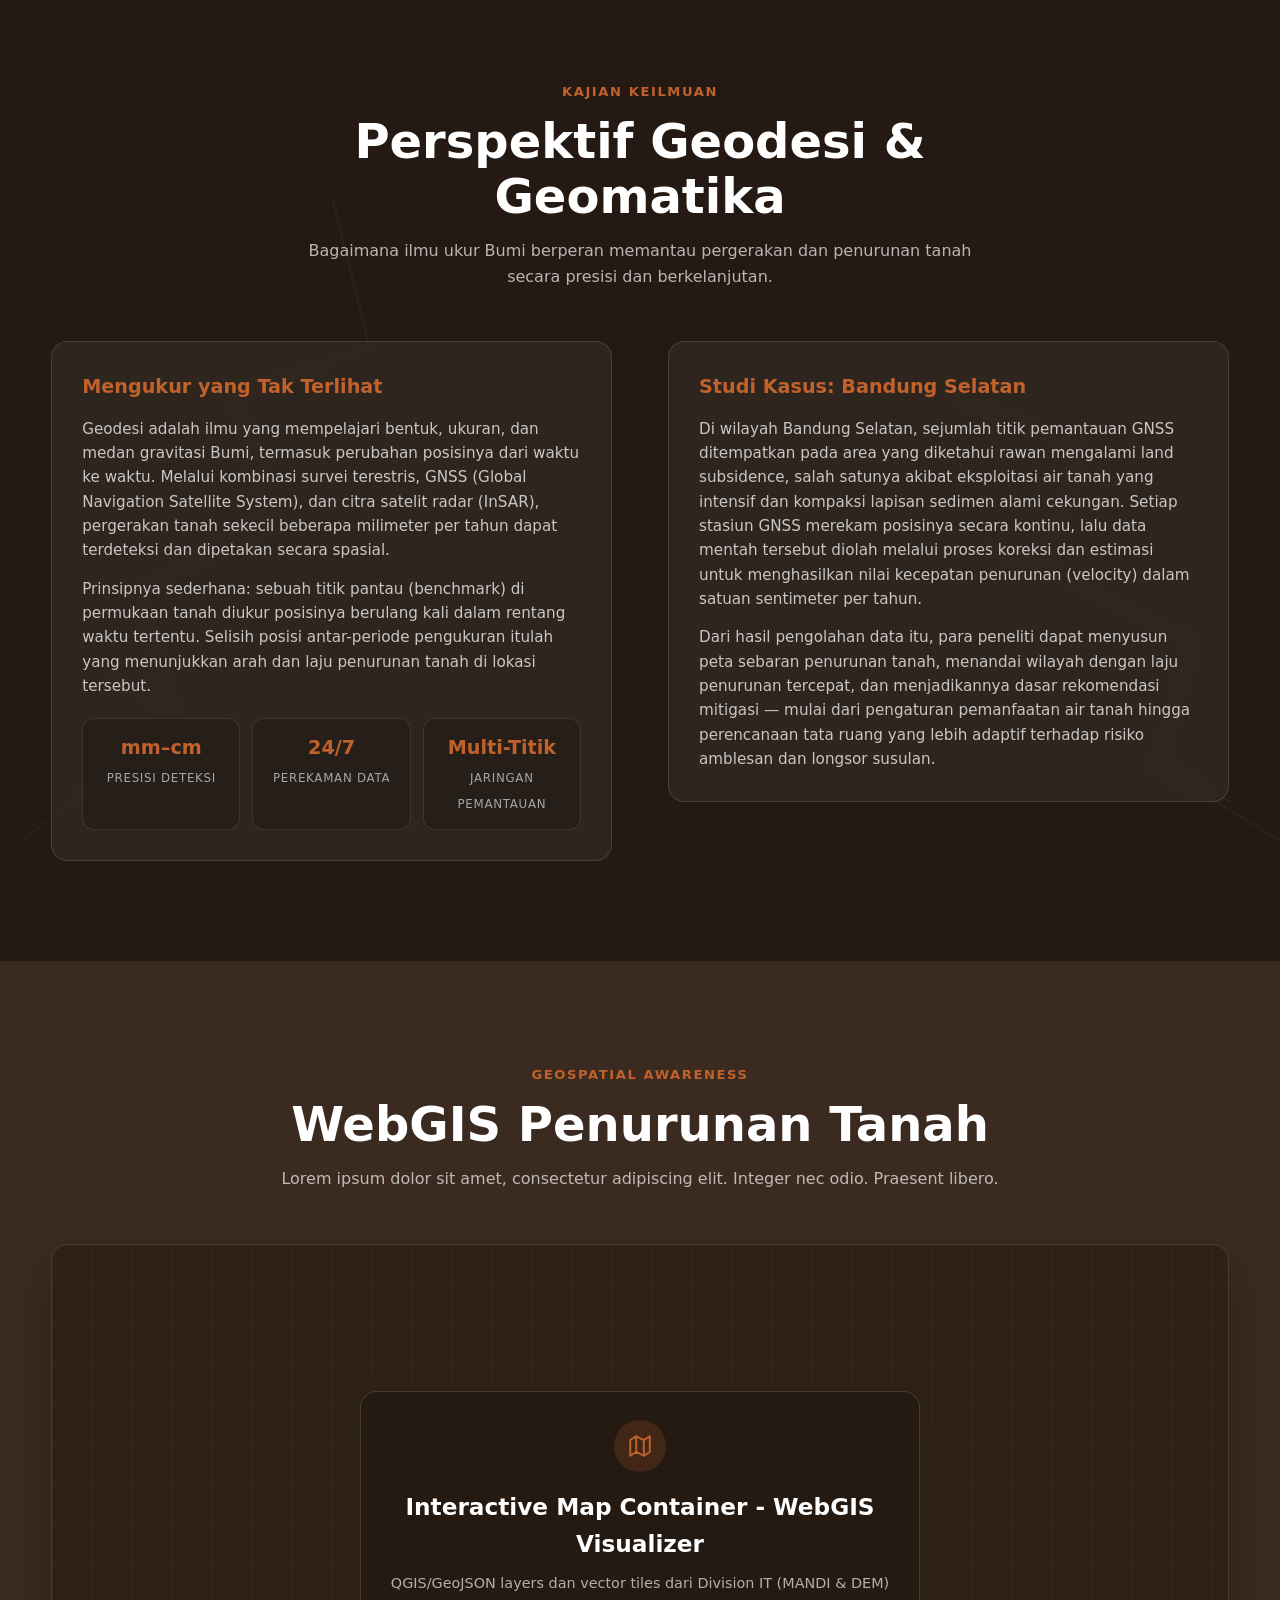
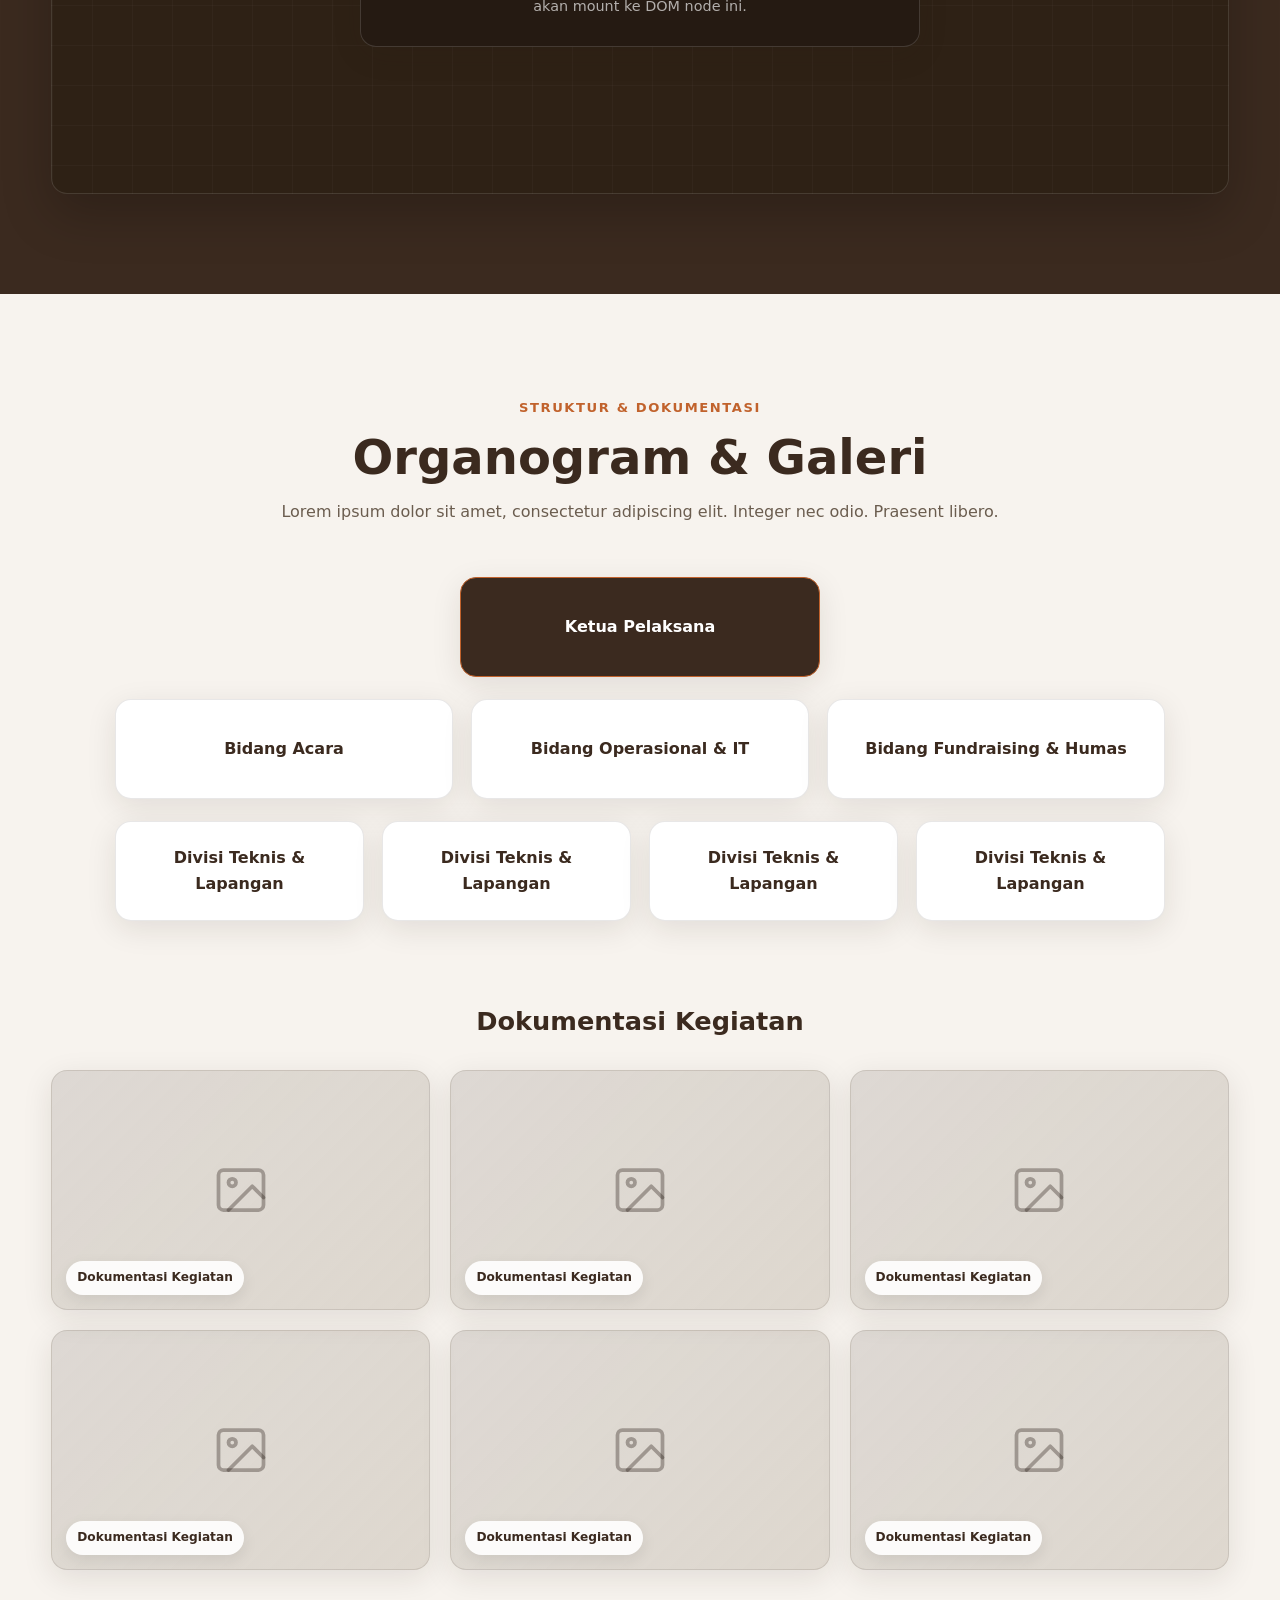
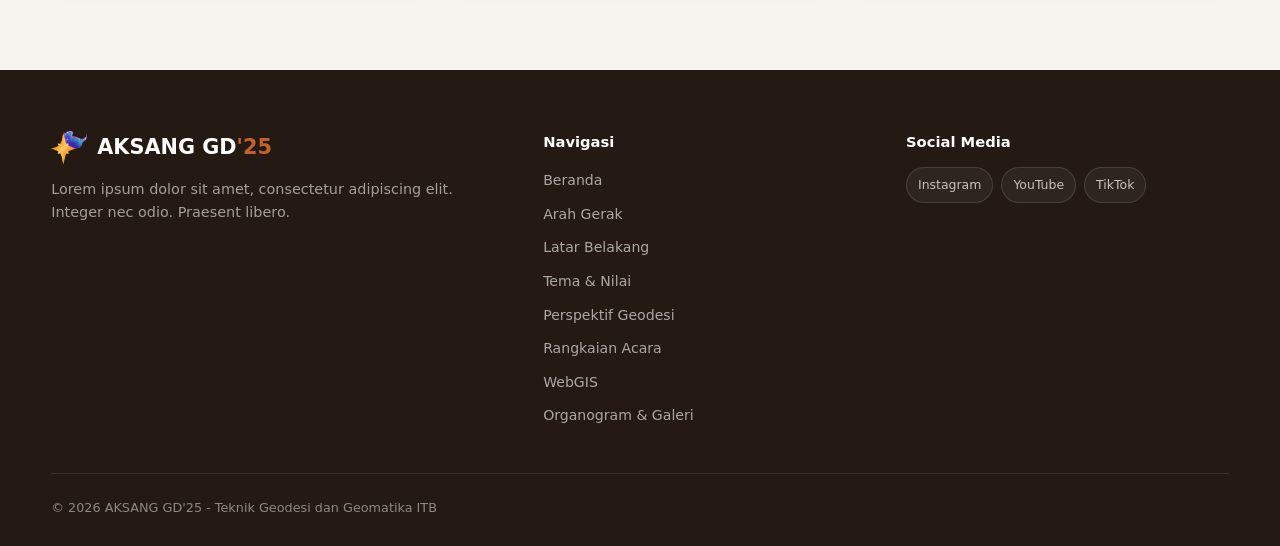
<file: aksang_0_3.html>
<!DOCTYPE html>
<html lang="id">
<head>
  <meta charset="UTF-8">
  <meta name="viewport" content="width=device-width, initial-scale=1.0, maximum-scale=1.0, viewport-fit=cover">
  <meta name="format-detection" content="telephone=no">
  <meta name="description" content="AKSANG GD'25 — Aksi Angkatan Teknik Geodesi dan Geomatika ITB 2025. Pencerdasan mitigasi penurunan tanah di Cekungan Bandung.">
  <title>AKSANG GD'25 | Mitigasi Penurunan Tanah Cekungan Bandung</title>

  <script>
    /* =========================================================
       EARLY VIEWPORT SAFEGUARD
       Beberapa in-app browser / doc-viewer (mis. previewer file
       dari aplikasi chat) kadang tidak menghormati meta viewport
       dengan baik sehingga halaman ter-render dalam mode "desktop"
       yang diperkecil. Script ini berjalan sedini mungkin (sebelum
       CSS di-parse) untuk menandai <html> dengan atribut ukuran
       layar aktual, dipakai sebagai jaring pengaman tambahan oleh
       CSS di bawah selain @media query standar.
       ========================================================= */
    (function () {
      function markViewport() {
        var w = window.innerWidth || document.documentElement.clientWidth;
        document.documentElement.setAttribute(
          "data-viewport",
          w <= 900 ? "compact" : "wide"
        );
      }
      markViewport();
      window.addEventListener("resize", markViewport);
      window.addEventListener("orientationchange", markViewport);
      document.addEventListener("DOMContentLoaded", markViewport);
    })();
  </script>

  <style>
    :root {
      --primary: #3b2a1f;
      --primary-dark: #241a13;
      --earth: #c1622c;
      --earth-hover: #a14e22;
      --botanical: #8a7a63;
      --crack: #241a13;
      --background: #f7f3ee;
      --surface-glass: rgba(255, 252, 248, 0.82);
      --surface-glass-dark: rgba(59, 42, 31, 0.88);
      --text-primary: #2a211a;
      --text-muted: #6b5d4f;
      --white: #ffffff;
      --border: rgba(59, 42, 31, 0.12);
      --shadow: 0 8px 30px rgba(36, 26, 19, 0.1);
      --radius-md: 12px;
      --radius-lg: 16px;
      --header-height: 76px;
      --content-width: 1200px;
      --transition: 0.3s ease;
      --logo-img: url("[data-uri]");
    }

    /* =========================
       DARK THEME
    ========================== */

    [data-theme="dark"] {
      --primary: #17110c;
      --primary-dark: #0c0908;
      --earth: #e08544;
      --earth-hover: #f0975a;
      --botanical: #a99a85;
      --crack: #000000;
      --background: #1c1611;
      --surface-glass: rgba(38, 30, 24, 0.82);
      --surface-glass-dark: rgba(12, 9, 8, 0.88);
      --text-primary: #f1e9df;
      --text-muted: #b8a996;
      --white: #f5efe7;
      --border: rgba(241, 233, 223, 0.12);
      --shadow: 0 8px 30px rgba(0, 0, 0, 0.45);
    }

    body,
    .site-header,
    .glass-card,
    .timeline-card,
    .org-card,
    .gallery-item,
    .illustration-box,
    .webgis-container,
    .background-section,
    .timeline-section,
    .organogram-section,
    .site-footer,
    .theme-toggle,
    .misi-card,
    .tema-card,
    .geodesi-panel {
      transition: background-color 0.3s ease, color 0.3s ease,
        border-color 0.3s ease, box-shadow 0.3s ease;
    }

    * {
      box-sizing: border-box;
      margin: 0;
      padding: 0;
    }

    html {
      scroll-behavior: smooth;
      scroll-padding-top: var(--header-height);
    }

    body {
      min-width: 320px;
      background: var(--background);
      color: var(--text-primary);
      font-family: system-ui, -apple-system, BlinkMacSystemFont, "Segoe UI",
        Roboto, sans-serif;
      line-height: 1.6;
      overflow-x: hidden;
    }

    img,
    svg {
      display: block;
      max-width: 100%;
    }

    a {
      color: inherit;
      text-decoration: none;
    }

    button {
      font: inherit;
    }

    .container {
      width: min(92%, var(--content-width));
      margin-inline: auto;
    }

    .section {
      padding: 100px 0;
    }

    .section-heading {
      max-width: 720px;
      margin: 0 auto 52px;
      text-align: center;
    }

    .eyebrow {
      display: inline-flex;
      align-items: center;
      gap: 8px;
      margin-bottom: 12px;
      color: var(--earth);
      font-size: 0.82rem;
      font-weight: 800;
      letter-spacing: 0.12em;
      text-transform: uppercase;
    }

    .section-heading h2 {
      margin-bottom: 14px;
      color: var(--primary);
      font-size: clamp(2rem, 4vw, 3rem);
      line-height: 1.15;
    }

    .section-heading p,
    .body-copy {
      color: var(--text-muted);
    }

    /* =========================
       HEADER
    ========================== */

    .site-header {
      position: fixed;
      inset: 0 0 auto;
      z-index: 1000;
      border-bottom: 1px solid rgba(255, 255, 255, 0.18);
      background: var(--surface-glass-dark);
      backdrop-filter: blur(12px);
      -webkit-backdrop-filter: blur(12px);
    }

    .navbar {
      min-height: var(--header-height);
      display: flex;
      align-items: center;
      justify-content: space-between;
      gap: 24px;
    }

    .brand {
      display: flex;
      flex-shrink: 0;
      align-items: center;
      gap: 10px;
      color: var(--white);
      font-size: 1.1rem;
      font-weight: 900;
      letter-spacing: -0.02em;
    }

    .brand-logo {
      flex-shrink: 0;
      width: 32px;
      height: 32px;
      background-image: var(--logo-img);
      background-repeat: no-repeat;
      background-position: center;
      background-size: contain;
      filter: drop-shadow(0 3px 8px rgba(0, 0, 0, 0.4));
    }

    .brand-text {
      white-space: nowrap;
    }

    .brand-accent {
      color: var(--earth);
    }

    .nav-menu {
      display: flex;
      align-items: center;
      gap: 6px;
      list-style: none;
    }

    .nav-item-dropdown {
      position: relative;
    }

    .nav-link {
      position: relative;
      display: inline-flex;
      align-items: center;
      gap: 5px;
      padding: 8px 10px;
      border: 0;
      background: none;
      color: rgba(255, 255, 255, 0.88);
      font: inherit;
      font-size: 0.88rem;
      font-weight: 650;
      cursor: pointer;
      transition: color var(--transition);
    }

    .nav-link::after {
      position: absolute;
      right: 10px;
      bottom: 2px;
      left: 10px;
      height: 2px;
      content: "";
      background: var(--earth);
      transform: scaleX(0);
      transform-origin: right;
      transition: transform var(--transition);
    }

    .nav-link:hover,
    .nav-link:focus-visible,
    .nav-link.active {
      color: var(--white);
    }

    .nav-link.active {
      color: var(--earth);
    }

    .nav-link:hover::after,
    .nav-link:focus-visible::after,
    .nav-link.active::after {
      transform: scaleX(1);
      transform-origin: left;
    }

    .nav-chevron {
      width: 13px;
      height: 13px;
      transition: transform var(--transition);
    }

    .nav-item-dropdown.open .nav-chevron {
      transform: rotate(180deg);
    }

    .nav-dropdown {
      position: absolute;
      top: calc(100% + 14px);
      left: 50%;
      z-index: 1100;
      min-width: 232px;
      padding: 18px;
      border: 1px solid rgba(255, 255, 255, 0.12);
      border-radius: var(--radius-lg);
      background: var(--surface-glass-dark);
      backdrop-filter: blur(16px);
      -webkit-backdrop-filter: blur(16px);
      box-shadow: 0 24px 48px rgba(0, 0, 0, 0.35);
      opacity: 0;
      transform: translateX(-50%) translateY(-8px);
      pointer-events: none;
      transition: opacity var(--transition), transform var(--transition);
    }

    .nav-item-dropdown.open .nav-dropdown {
      opacity: 1;
      transform: translateX(-50%) translateY(0);
      pointer-events: auto;
    }

    .nav-dropdown-eyebrow {
      display: block;
      margin-bottom: 12px;
      color: rgba(255, 255, 255, 0.45);
      font-size: 0.68rem;
      font-weight: 800;
      letter-spacing: 0.1em;
      text-transform: uppercase;
    }

    .nav-dropdown-link {
      display: block;
      padding: 10px 10px;
      border-radius: 8px;
      color: rgba(255, 255, 255, 0.85);
      font-size: 0.9rem;
      font-weight: 700;
      transition: background var(--transition), color var(--transition);
    }

    .nav-dropdown-link:hover,
    .nav-dropdown-link:focus-visible {
      background: rgba(255, 255, 255, 0.08);
      color: var(--white);
    }

    .nav-right {
      display: flex;
      align-items: center;
      gap: 14px;
    }

    .theme-toggle {
      position: relative;
      flex-shrink: 0;
      width: 42px;
      height: 42px;
      display: flex;
      align-items: center;
      justify-content: center;
      border: 1px solid rgba(255, 255, 255, 0.2);
      border-radius: 999px;
      background: rgba(255, 255, 255, 0.06);
      color: var(--white);
      cursor: pointer;
    }

    .theme-toggle:hover,
    .theme-toggle:focus-visible {
      background: rgba(255, 255, 255, 0.14);
    }

    .theme-toggle svg {
      width: 20px;
      height: 20px;
    }

    .theme-toggle .icon-sun {
      display: none;
    }

    [data-theme="dark"] .theme-toggle .icon-sun {
      display: block;
    }

    [data-theme="dark"] .theme-toggle .icon-moon {
      display: none;
    }

    .menu-toggle {
      display: none;
      width: 44px;
      height: 44px;
      align-items: center;
      justify-content: center;
      border: 1px solid rgba(255, 255, 255, 0.2);
      border-radius: 10px;
      background: transparent;
      color: var(--white);
      cursor: pointer;
    }

    .hamburger {
      position: relative;
      width: 22px;
      height: 16px;
    }

    .hamburger span {
      position: absolute;
      left: 0;
      width: 100%;
      height: 2px;
      border-radius: 2px;
      background: currentColor;
      transition: transform var(--transition), opacity var(--transition);
    }

    .hamburger span:nth-child(1) {
      top: 0;
    }

    .hamburger span:nth-child(2) {
      top: 7px;
    }

    .hamburger span:nth-child(3) {
      top: 14px;
    }

    .menu-toggle.active .hamburger span:nth-child(1) {
      transform: translateY(7px) rotate(45deg);
    }

    .menu-toggle.active .hamburger span:nth-child(2) {
      opacity: 0;
    }

    .menu-toggle.active .hamburger span:nth-child(3) {
      transform: translateY(-7px) rotate(-45deg);
    }

    /* =========================
       HERO
    ========================== */

    .hero {
      min-height: 100vh;
      display: flex;
      align-items: center;
      position: relative;
      overflow: hidden;
      padding: 130px 0 90px;
      background: linear-gradient(135deg, #241a13 0%, #4a3423 100%);
      color: var(--white);
    }

    .hero::before,
    .hero::after {
      position: absolute;
      border: 1px solid rgba(255, 255, 255, 0.07);
      border-radius: 50%;
      content: "";
      pointer-events: none;
    }

    .hero::before {
      width: 520px;
      height: 520px;
      top: -220px;
      right: -120px;
    }

    .hero::after {
      width: 420px;
      height: 420px;
      bottom: -260px;
      left: -140px;
    }

    .hero-content {
      position: relative;
      z-index: 1;
      max-width: 920px;
    }

    .hero-logo-watermark {
      position: absolute;
      top: 50%;
      right: clamp(-40px, 4vw, 60px);
      z-index: 0;
      width: clamp(260px, 34vw, 480px);
      aspect-ratio: 480 / 442;
      opacity: 0.16;
      background-image: var(--logo-img);
      background-repeat: no-repeat;
      background-position: center;
      background-size: contain;
      transform: translateY(-50%) rotate(-6deg);
      filter: drop-shadow(0 30px 60px rgba(0, 0, 0, 0.35));
      pointer-events: none;
    }

    .hero-badge {
      display: inline-flex;
      align-items: center;
      gap: 8px;
      margin-bottom: 22px;
      padding: 8px 14px;
      border: 1px solid rgba(255, 255, 255, 0.16);
      border-radius: 999px;
      background: rgba(138, 122, 99, 0.18);
      color: #dce7da;
      font-size: clamp(0.75rem, 2vw, 0.9rem);
      font-weight: 750;
      backdrop-filter: blur(8px);
    }

    .hero-badge::before {
      width: 7px;
      height: 7px;
      border-radius: 50%;
      background: var(--earth);
      content: "";
    }

    .hero h1 {
      max-width: 900px;
      margin-bottom: 24px;
      font-size: clamp(2.5rem, 7vw, 5.8rem);
      font-weight: 900;
      letter-spacing: -0.055em;
      line-height: 0.98;
    }

    .hero-description {
      max-width: 680px;
      margin-bottom: 32px;
      color: rgba(255, 255, 255, 0.76);
      font-size: clamp(0.98rem, 2vw, 1.12rem);
    }

    .btn {
      display: inline-flex;
      min-height: 50px;
      align-items: center;
      justify-content: center;
      padding: 13px 22px;
      border: 0;
      border-radius: 12px;
      font-weight: 800;
      cursor: pointer;
      transition: transform var(--transition), background var(--transition),
        box-shadow var(--transition);
    }

    .btn-primary {
      background: var(--earth);
      color: var(--white);
      box-shadow: 0 8px 22px rgba(193, 98, 44, 0.25);
    }

    .btn-primary:hover,
    .btn-primary:focus-visible {
      background: var(--earth-hover);
      transform: scale(1.05);
    }

    /* =========================
       BACKGROUND
    ========================== */

    .background-section {
      background: var(--background);
    }

    .background-grid {
      display: grid;
      grid-template-columns: 1fr 1fr;
      gap: clamp(32px, 6vw, 80px);
      align-items: center;
    }

    .background-copy h2 {
      margin-bottom: 22px;
      color: var(--primary);
      font-size: clamp(2rem, 4vw, 3.2rem);
      line-height: 1.12;
    }

    .background-copy p + p {
      margin-top: 18px;
    }

    .illustration-box {
      position: relative;
      min-height: 430px;
      display: grid;
      place-items: center;
      overflow: hidden;
      border: 1px solid var(--border);
      border-radius: var(--radius-lg);
      background:
        linear-gradient(135deg, rgba(36, 26, 19, 0.06), rgba(138, 122, 99, 0.16));
      box-shadow: var(--shadow);
    }

    .terrain-illustration {
      position: relative;
      width: 72%;
      height: 70%;
    }

    .terrain-layer {
      position: absolute;
      right: 0;
      left: 0;
      height: 30%;
      border-radius: 50%;
      transform: rotate(-5deg);
    }

    .terrain-layer:nth-child(1) {
      top: 10%;
      background: rgba(138, 122, 99, 0.3);
    }

    .terrain-layer:nth-child(2) {
      top: 29%;
      background: rgba(193, 98, 44, 0.38);
    }

    .terrain-layer:nth-child(3) {
      top: 48%;
      background: rgba(36, 26, 19, 0.72);
    }

    .terrain-arrow {
      position: absolute;
      right: 25%;
      bottom: 4%;
      width: 3px;
      height: 115px;
      background: var(--earth);
    }

    .terrain-arrow::after {
      position: absolute;
      bottom: 0;
      left: 50%;
      width: 14px;
      height: 14px;
      border-right: 3px solid var(--earth);
      border-bottom: 3px solid var(--earth);
      content: "";
      transform: translateX(-50%) rotate(45deg);
    }

    .vision-grid {
      display: grid;
      grid-template-columns: repeat(3, 1fr);
      gap: 20px;
      margin-top: 64px;
    }

    .glass-card {
      padding: 28px;
      border: 1px solid rgba(36, 26, 19, 0.08);
      border-radius: var(--radius-lg);
      background: var(--surface-glass);
      box-shadow: var(--shadow);
      backdrop-filter: blur(12px);
      -webkit-backdrop-filter: blur(12px);
      transition: transform var(--transition), box-shadow var(--transition);
    }

    .glass-card:hover {
      transform: translateY(-4px);
      box-shadow: 0 14px 36px rgba(0, 0, 0, 0.1);
    }

    .card-icon {
      width: 44px;
      height: 44px;
      display: grid;
      place-items: center;
      margin-bottom: 18px;
      border-radius: 12px;
      background: rgba(193, 98, 44, 0.12);
      color: var(--earth);
      font-weight: 900;
    }

    .glass-card h3 {
      margin-bottom: 8px;
      color: var(--primary);
    }

    /* =========================
       ARAH GERAK — VISI & MISI
    ========================== */

    .arah-gerak-section {
      background: var(--primary);
      color: var(--white);
    }

    .arah-gerak-section .section-heading h2 {
      color: var(--white);
    }

    .arah-gerak-section .section-heading p {
      color: rgba(255, 255, 255, 0.68);
    }

    .visi-misi-grid {
      display: grid;
      grid-template-columns: 1fr 1.4fr;
      gap: clamp(24px, 5vw, 48px);
      align-items: start;
    }

    .visi-card {
      padding: 32px;
      border: 1px solid rgba(255, 255, 255, 0.14);
      border-radius: var(--radius-lg);
      background: rgba(255, 255, 255, 0.06);
      backdrop-filter: blur(12px);
      -webkit-backdrop-filter: blur(12px);
    }

    .visi-card .eyebrow {
      color: var(--earth);
    }

    .visi-card h3 {
      margin-bottom: 14px;
      font-size: 1.5rem;
    }

    .visi-card p {
      color: rgba(255, 255, 255, 0.75);
    }

    .misi-list {
      display: grid;
      gap: 16px;
    }

    .misi-card {
      display: flex;
      gap: 16px;
      align-items: flex-start;
      padding: 22px;
      border: 1px solid rgba(255, 255, 255, 0.12);
      border-radius: var(--radius-md);
      background: rgba(255, 255, 255, 0.05);
      backdrop-filter: blur(10px);
      -webkit-backdrop-filter: blur(10px);
    }

    .misi-number {
      flex-shrink: 0;
      width: 36px;
      height: 36px;
      display: grid;
      place-items: center;
      border-radius: 10px;
      background: rgba(193, 98, 44, 0.2);
      color: var(--earth);
      font-weight: 900;
      font-size: 0.9rem;
    }

    .misi-card h4 {
      margin-bottom: 4px;
      font-size: 1rem;
    }

    .misi-card p {
      color: rgba(255, 255, 255, 0.68);
      font-size: 0.92rem;
    }

    /* =========================
       TEMA & NILAI KEGIATAN
    ========================== */

    .tema-section {
      background: #eee6da;
    }

    [data-theme="dark"] .tema-section {
      background: #221a13;
    }

    .tema-intro {
      max-width: 800px;
      margin: 0 auto 48px;
      text-align: center;
    }

    .tema-grid {
      display: grid;
      grid-template-columns: repeat(3, 1fr);
      gap: 20px;
    }

    .tema-card {
      padding: 26px;
      border: 1px solid var(--border);
      border-radius: var(--radius-lg);
      background: var(--white);
      box-shadow: var(--shadow);
      text-align: center;
    }

    .tema-card .card-icon {
      margin: 0 auto 16px;
    }

    .tema-card h3 {
      margin-bottom: 8px;
      color: var(--primary);
      font-size: 1.05rem;
    }

    .tema-card p {
      color: var(--text-muted);
      font-size: 0.92rem;
    }

    /* =========================
       PERSPEKTIF GEODESI
    ========================== */

    .geodesi-section {
      position: relative;
      overflow: hidden;
      background: var(--primary-dark);
      color: var(--white);
    }

    .geodesi-section .section-heading h2 {
      color: var(--white);
    }

    .geodesi-section .section-heading p {
      color: rgba(255, 255, 255, 0.68);
    }

    .crack-overlay {
      position: absolute;
      inset: 0;
      z-index: 0;
      opacity: 0.5;
      pointer-events: none;
      mix-blend-mode: screen;
    }

    .crack-overlay svg {
      width: 100%;
      height: 100%;
    }

    .crack-overlay path {
      fill: none;
      stroke: var(--earth);
      stroke-width: 0.6;
      stroke-linecap: round;
      opacity: 0.35;
    }

    .geodesi-content {
      position: relative;
      z-index: 1;
      display: grid;
      grid-template-columns: 1fr 1fr;
      gap: clamp(28px, 5vw, 56px);
      align-items: start;
    }

    .geodesi-panel {
      padding: 30px;
      border: 1px solid rgba(255, 255, 255, 0.12);
      border-radius: var(--radius-lg);
      background: rgba(255, 255, 255, 0.05);
      backdrop-filter: blur(10px);
      -webkit-backdrop-filter: blur(10px);
    }

    .geodesi-panel h3 {
      margin-bottom: 14px;
      color: var(--earth);
      font-size: 1.2rem;
    }

    .geodesi-panel p {
      color: rgba(255, 255, 255, 0.74);
      font-size: 0.95rem;
    }

    .geodesi-panel p + p {
      margin-top: 14px;
    }

    .geodesi-stats {
      display: grid;
      grid-template-columns: repeat(3, 1fr);
      gap: 12px;
      margin-top: 20px;
    }

    .geodesi-stat {
      padding: 14px;
      border: 1px solid rgba(255, 255, 255, 0.1);
      border-radius: var(--radius-md);
      background: rgba(0, 0, 0, 0.18);
      text-align: center;
    }

    .geodesi-stat strong {
      display: block;
      color: var(--earth);
      font-size: 1.2rem;
    }

    .geodesi-stat span {
      color: rgba(255, 255, 255, 0.6);
      font-size: 0.74rem;
      text-transform: uppercase;
      letter-spacing: 0.06em;
    }

    /* =========================
       TIMELINE
    ========================== */

    .timeline-section {
      background: #efe6d9;
    }

    .timeline {
      position: relative;
      max-width: 1000px;
      margin: 0 auto;
      padding: 10px 0;
    }

    .timeline::before {
      position: absolute;
      top: 0;
      bottom: 0;
      left: 50%;
      width: 3px;
      border-radius: 3px;
      background: var(--earth);
      content: "";
      transform: translateX(-50%);
    }

    .timeline-item {
      position: relative;
      width: 50%;
      padding: 0 46px 48px;
    }

    .timeline-item:nth-child(odd) {
      margin-right: auto;
      text-align: right;
    }

    .timeline-item:nth-child(even) {
      margin-left: 50%;
      text-align: left;
    }

    .timeline-node {
      position: absolute;
      top: 20px;
      width: 17px;
      height: 17px;
      border: 4px solid #efe6d9;
      border-radius: 50%;
      background: var(--earth);
      box-shadow: 0 0 0 2px var(--earth);
    }

    .timeline-item:nth-child(odd) .timeline-node {
      right: -8px;
    }

    .timeline-item:nth-child(even) .timeline-node {
      left: -8px;
    }

    .timeline-card {
      padding: 25px;
      border: 1px solid var(--border);
      border-radius: var(--radius-lg);
      background: var(--white);
      box-shadow: var(--shadow);
    }

    .timeline-card h3 {
      margin-bottom: 10px;
      color: var(--primary);
      font-size: 1.08rem;
      line-height: 1.4;
    }

    .timeline-card p {
      color: var(--text-muted);
      font-size: 0.94rem;
    }

    /* =========================
       WEBGIS
    ========================== */

    .webgis-section {
      background: var(--primary);
    }

    .webgis-section .section-heading h2 {
      color: var(--white);
    }

    .webgis-section .section-heading p {
      color: rgba(255, 255, 255, 0.68);
    }

    .webgis-container {
      width: 92%;
      max-width: 1200px;
      height: 550px;
      position: relative;
      margin: 0 auto;
      overflow: hidden;
      border: 1px solid rgba(255, 255, 255, 0.12);
      border-radius: var(--radius-lg);
      background:
        linear-gradient(rgba(255,255,255,0.025) 1px, transparent 1px),
        linear-gradient(90deg, rgba(255,255,255,0.025) 1px, transparent 1px),
        #2e2115;
      background-size: 40px 40px;
      box-shadow: 0 20px 50px rgba(0, 0, 0, 0.22);
    }

    .map-center {
      position: absolute;
      inset: 0;
      display: grid;
      place-items: center;
      padding: 20px;
      text-align: center;
    }

    .map-banner {
      max-width: 560px;
      padding: 28px;
      border: 1px solid rgba(255, 255, 255, 0.14);
      border-radius: var(--radius-lg);
      background: rgba(36, 26, 19, 0.84);
      color: var(--white);
      box-shadow: var(--shadow);
      backdrop-filter: blur(12px);
    }

    .map-banner-icon {
      width: 52px;
      height: 52px;
      display: grid;
      place-items: center;
      margin: 0 auto 16px;
      border-radius: 50%;
      background: rgba(193, 98, 44, 0.18);
      color: var(--earth);
      font-size: 1.4rem;
    }

    .map-banner h3 {
      margin-bottom: 10px;
      font-size: clamp(1.1rem, 3vw, 1.45rem);
    }

    .map-banner p {
      color: rgba(255, 255, 255, 0.65);
      font-size: 0.9rem;
    }

    /* =========================
       ORGANOGRAM
    ========================== */

    .organogram-section {
      background: var(--background);
    }

    .organogram {
      display: grid;
      gap: 22px;
      max-width: 1050px;
      margin: 0 auto 80px;
    }

    .org-row {
      display: grid;
      gap: 18px;
    }

    .org-row.top {
      grid-template-columns: minmax(220px, 360px);
      justify-content: center;
    }

    .org-row.mid {
      grid-template-columns: repeat(3, 1fr);
    }

    .org-row.bottom {
      grid-template-columns: repeat(4, 1fr);
    }

    .org-card {
      min-height: 100px;
      display: flex;
      align-items: center;
      justify-content: center;
      padding: 20px;
      border: 1px solid rgba(36, 26, 19, 0.1);
      border-radius: var(--radius-lg);
      background: var(--white);
      box-shadow: var(--shadow);
      color: var(--primary);
      font-weight: 800;
      text-align: center;
      transition: transform var(--transition);
    }

    .org-card:hover {
      transform: translateY(-4px);
    }

    .org-card.primary {
      border-color: var(--earth);
      background: var(--primary);
      color: var(--white);
    }

    .gallery-heading {
      margin-bottom: 28px;
      color: var(--primary);
      font-size: 1.6rem;
      text-align: center;
    }

    .gallery-grid {
      display: grid;
      grid-template-columns: repeat(3, 1fr);
      gap: 20px;
    }

    .gallery-item {
      position: relative;
      min-height: 240px;
      display: flex;
      align-items: flex-end;
      overflow: hidden;
      border: 1px solid var(--border);
      border-radius: var(--radius-lg);
      background:
        linear-gradient(135deg, rgba(36, 26, 19, 0.12), rgba(138, 122, 99, 0.22));
      box-shadow: var(--shadow);
    }

    .gallery-placeholder {
      position: absolute;
      inset: 0;
      display: grid;
      place-items: center;
      color: rgba(36, 26, 19, 0.34);
    }

    .gallery-placeholder svg {
      width: 60px;
      height: 60px;
    }

    .gallery-caption {
      position: relative;
      z-index: 1;
      margin: 14px;
      padding: 7px 11px;
      border-radius: 999px;
      background: rgba(255, 255, 255, 0.9);
      color: var(--primary);
      font-size: 0.76rem;
      font-weight: 800;
      box-shadow: 0 5px 15px rgba(0, 0, 0, 0.08);
    }

    /* =========================
       FOOTER
    ========================== */

    .site-footer {
      padding: 60px 0 28px;
      background: var(--primary-dark);
      color: var(--white);
    }

    .footer-grid {
      display: grid;
      grid-template-columns: 1.4fr 1fr 1fr;
      gap: 40px;
      padding-bottom: 45px;
    }

    .footer-brand {
      display: flex;
      align-items: center;
      gap: 10px;
      margin-bottom: 12px;
      font-size: 1.3rem;
      font-weight: 900;
    }

    .footer-logo {
      flex-shrink: 0;
      width: 36px;
      height: 36px;
      background-image: var(--logo-img);
      background-repeat: no-repeat;
      background-position: center;
      background-size: contain;
    }

    .footer-copy {
      max-width: 430px;
      color: rgba(255, 255, 255, 0.58);
      font-size: 0.9rem;
    }

    .footer-title {
      margin-bottom: 14px;
      font-size: 0.92rem;
      font-weight: 800;
    }

    .footer-links {
      display: grid;
      gap: 8px;
      list-style: none;
    }

    .footer-links a {
      color: rgba(255, 255, 255, 0.62);
      font-size: 0.88rem;
      transition: color var(--transition);
    }

    .footer-links a:hover {
      color: var(--white);
    }

    .social-chips {
      display: flex;
      flex-wrap: wrap;
      gap: 8px;
    }

    .social-chip {
      padding: 7px 11px;
      border: 1px solid rgba(255, 255, 255, 0.12);
      border-radius: 999px;
      background: rgba(255, 255, 255, 0.05);
      color: rgba(255, 255, 255, 0.72);
      font-size: 0.78rem;
    }

    .footer-bottom {
      padding-top: 24px;
      border-top: 1px solid rgba(255, 255, 255, 0.1);
      color: rgba(255, 255, 255, 0.48);
      font-size: 0.8rem;
    }

    /* =========================
       REVEAL
    ========================== */

    .hidden {
      opacity: 0;
      transform: translateY(24px);
      transition: opacity 0.6s ease-out, transform 0.6s ease-out;
    }

    .hidden.show {
      opacity: 1;
      transform: translateY(0);
    }

    /* =========================
       RESPONSIVE
    ========================== */

    @media (max-width: 900px) {
      :root {
        --header-height: 70px;
      }

      .nav-menu {
        position: fixed;
        top: var(--header-height);
        right: 0;
        left: 0;
        height: calc(100vh - var(--header-height));
        display: flex;
        flex-direction: column;
        align-items: stretch;
        justify-content: flex-start;
        gap: 0;
        padding: 30px 6%;
        overflow-y: auto;
        background: rgba(23, 17, 12, 0.97);
        backdrop-filter: blur(14px);
        -webkit-backdrop-filter: blur(14px);
        opacity: 0;
        pointer-events: none;
        transform: translateY(-12px);
        transition: opacity var(--transition), transform var(--transition);
      }

      .nav-menu.active {
        opacity: 1;
        pointer-events: auto;
        transform: translateY(0);
      }

      .nav-link {
        display: flex;
        width: 100%;
        justify-content: space-between;
        padding: 16px 0;
        border-bottom: 1px solid rgba(255, 255, 255, 0.08);
        font-size: 1.05rem;
        text-align: left;
      }

      .nav-link::after {
        display: none;
      }

      .nav-item-dropdown .nav-link {
        border-bottom: 0;
      }

      .nav-item-dropdown {
        border-bottom: 1px solid rgba(255, 255, 255, 0.08);
      }

      .nav-dropdown {
        position: static;
        min-width: auto;
        max-height: 0;
        margin: 0;
        padding: 0 4px;
        overflow: hidden;
        border: 0;
        background: rgba(255, 255, 255, 0.04);
        border-radius: var(--radius-md);
        box-shadow: none;
        opacity: 1;
        transform: none;
        pointer-events: auto;
        transition: max-height 0.3s ease, padding var(--transition);
      }

      .nav-item-dropdown.open .nav-dropdown {
        max-height: 400px;
        padding: 10px 4px 16px;
      }

      .menu-toggle {
        display: flex;
      }

      .background-grid {
        grid-template-columns: 1fr;
      }

      .illustration-box {
        min-height: 360px;
      }

      .vision-grid {
        grid-template-columns: 1fr;
      }

      .visi-misi-grid {
        grid-template-columns: 1fr;
      }

      .tema-grid {
        grid-template-columns: 1fr;
      }

      .geodesi-content {
        grid-template-columns: 1fr;
      }

      .geodesi-stats {
        grid-template-columns: 1fr;
      }

      .org-row.mid {
        grid-template-columns: 1fr;
      }

      .org-row.bottom {
        grid-template-columns: repeat(2, 1fr);
      }

      .gallery-grid {
        grid-template-columns: repeat(2, 1fr);
      }

      .footer-grid {
        grid-template-columns: 1fr 1fr;
      }
    }

    /* =========================================================
       FALLBACK: JS-DRIVEN COMPACT NAV
       Jaring pengaman jika @media (max-width: 900px) di atas
       tidak diterapkan dengan benar oleh browser/WebView tertentu
       (mis. beberapa in-app previewer). Atribut data-viewport
       diset oleh script di <head> berdasarkan lebar layar nyata.
       ========================================================= */

    html[data-viewport="compact"] .nav-menu {
      position: fixed !important;
      top: var(--header-height) !important;
      right: 0 !important;
      left: 0 !important;
      height: calc(100vh - var(--header-height)) !important;
      display: flex !important;
      flex-direction: column !important;
      align-items: stretch !important;
      gap: 0 !important;
      padding: 30px 6% !important;
      overflow-y: auto !important;
      background: rgba(23, 17, 12, 0.97) !important;
      opacity: 0 !important;
      pointer-events: none !important;
      transform: translateY(-12px) !important;
    }

    html[data-viewport="compact"] .nav-menu.active {
      opacity: 1 !important;
      pointer-events: auto !important;
      transform: translateY(0) !important;
    }

    html[data-viewport="compact"] .nav-link {
      display: flex !important;
      width: 100% !important;
      justify-content: space-between !important;
      padding: 16px 0 !important;
      border-bottom: 1px solid rgba(255, 255, 255, 0.08) !important;
      font-size: 1.05rem !important;
    }

    html[data-viewport="compact"] .nav-dropdown {
      position: static !important;
      min-width: auto !important;
      max-height: 0 !important;
      padding: 0 4px !important;
      overflow: hidden !important;
      border: 0 !important;
      opacity: 1 !important;
      transform: none !important;
      pointer-events: auto !important;
    }

    html[data-viewport="compact"] .nav-item-dropdown.open .nav-dropdown {
      max-height: 400px !important;
      padding: 10px 4px 16px !important;
    }

    html[data-viewport="compact"] .menu-toggle {
      display: flex !important;
    }

    html[data-viewport="wide"] .nav-menu {
      position: static !important;
      height: auto !important;
      opacity: 1 !important;
      pointer-events: auto !important;
      transform: none !important;
    }

    html[data-viewport="wide"] .menu-toggle {
      display: none !important;
    }

    @media (max-width: 680px) {
      .section {
        padding: 76px 0;
      }

      .hero {
        min-height: 100svh;
        padding-top: 110px;
      }

      .hero h1 {
        font-size: clamp(2.4rem, 13vw, 4rem);
      }

      .hero-logo-watermark {
        opacity: 0.1;
        width: clamp(220px, 60vw, 340px);
      }

      .illustration-box {
        min-height: 300px;
      }

      .timeline {
        padding-left: 30px;
      }

      .timeline::before {
        left: 9px;
        transform: none;
      }

      .timeline-item,
      .timeline-item:nth-child(even) {
        width: 100%;
        margin: 0;
        padding: 0 0 35px 30px;
        text-align: left;
      }

      .timeline-item:nth-child(odd) .timeline-node,
      .timeline-item:nth-child(even) .timeline-node {
        left: 0;
        right: auto;
      }

      .timeline-card {
        padding: 20px;
      }

      .webgis-container {
        height: 430px;
      }

      .org-row.bottom {
        grid-template-columns: 1fr 1fr;
      }

      .gallery-grid {
        grid-template-columns: 1fr;
      }

      .gallery-item {
        min-height: 220px;
      }

      .footer-grid {
        grid-template-columns: 1fr;
        gap: 30px;
      }
    }

    @media (max-width: 420px) {
      .navbar {
        gap: 12px;
      }

      .brand {
        font-size: 1rem;
      }

      .brand-logo {
        width: 26px;
        height: 26px;
      }

      .hero-badge {
        align-items: flex-start;
      }

      .btn {
        width: 100%;
      }

      .org-row.bottom {
        grid-template-columns: 1fr;
      }

      .webgis-container {
        width: 94%;
        height: 390px;
      }

      .map-banner {
        padding: 22px 18px;
      }
    }

    [data-theme="dark"] .timeline-section {
      background: #241a13;
    }

    [data-theme="dark"] .timeline-node {
      border-color: #241a13;
    }

    [data-theme="dark"] .webgis-container {
      background:
        linear-gradient(rgba(255,255,255,0.025) 1px, transparent 1px),
        linear-gradient(90deg, rgba(255,255,255,0.025) 1px, transparent 1px),
        #120d09;
      background-size: 40px 40px;
    }

    [data-theme="dark"] .org-card {
      background: #2a1f16;
      color: var(--text-primary);
    }

    [data-theme="dark"] .org-card.primary {
      background: var(--earth);
      color: #17110c;
    }

    [data-theme="dark"] .gallery-item {
      background:
        linear-gradient(135deg, rgba(255, 255, 255, 0.06), rgba(224, 133, 68, 0.14));
    }

    [data-theme="dark"] .gallery-placeholder {
      color: rgba(241, 233, 223, 0.35);
    }

    [data-theme="dark"] .gallery-caption {
      background: rgba(23, 17, 12, 0.85);
      color: var(--text-primary);
    }

    @media (prefers-reduced-motion: reduce) {
      html {
        scroll-behavior: auto;
      }

      *,
      *::before,
      *::after {
        transition-duration: 0.01ms !important;
        animation-duration: 0.01ms !important;
        animation-iteration-count: 1 !important;
      }
    }
  </style>
</head>

<body>

  <!-- =========================
       HEADER & NAVIGATION
  ========================== -->
  <header class="site-header">
    <nav class="navbar container" aria-label="Navigasi utama">
      <a class="brand" href="#beranda" aria-label="AKSANG GD'25 Beranda">
        <span class="brand-logo" role="img" aria-label="Logo AKSANG GD'25"></span>
        <span class="brand-text">AKSANG GD<span class="brand-accent">'25</span></span>
      </a>

      <ul class="nav-menu" id="navMenu">
        <li><a class="nav-link active" href="#beranda">Beranda</a></li>

        <li class="nav-item-dropdown">
          <button
            class="nav-link nav-dropdown-trigger"
            type="button"
            aria-expanded="false"
            aria-controls="dropdown-gerak"
          >
            Tentang Gerakan
            <svg class="nav-chevron" viewBox="0 0 24 24" fill="none"
              stroke="currentColor" stroke-width="2.2"
              stroke-linecap="round" stroke-linejoin="round" aria-hidden="true">
              <path d="m6 9 6 6 6-6"/>
            </svg>
          </button>
          <div class="nav-dropdown" id="dropdown-gerak">
            <span class="nav-dropdown-eyebrow">Mengenal Gerakan</span>
            <a class="nav-dropdown-link" href="#arah-gerak">Arah Gerak</a>
            <a class="nav-dropdown-link" href="#latar-belakang">Latar Belakang</a>
            <a class="nav-dropdown-link" href="#tema-kegiatan">Tema &amp; Nilai Kegiatan</a>
          </div>
        </li>

        <li class="nav-item-dropdown">
          <button
            class="nav-link nav-dropdown-trigger"
            type="button"
            aria-expanded="false"
            aria-controls="dropdown-kajian"
          >
            Kajian &amp; Peta
            <svg class="nav-chevron" viewBox="0 0 24 24" fill="none"
              stroke="currentColor" stroke-width="2.2"
              stroke-linecap="round" stroke-linejoin="round" aria-hidden="true">
              <path d="m6 9 6 6 6-6"/>
            </svg>
          </button>
          <div class="nav-dropdown" id="dropdown-kajian">
            <span class="nav-dropdown-eyebrow">Data &amp; Riset</span>
            <a class="nav-dropdown-link" href="#geodesi">Perspektif Geodesi</a>
            <a class="nav-dropdown-link" href="#webgis">WebGIS</a>
          </div>
        </li>

        <li><a class="nav-link" href="#timeline">Rangkaian Acara</a></li>
        <li><a class="nav-link" href="#galeri">Organogram &amp; Galeri</a></li>
      </ul>

      <div class="nav-right">
        <button
          class="theme-toggle"
          id="themeToggle"
          type="button"
          aria-label="Ganti ke mode terang"
        >
          <svg class="icon-moon" viewBox="0 0 24 24" fill="none"
            stroke="currentColor" stroke-width="1.8"
            stroke-linecap="round" stroke-linejoin="round" aria-hidden="true">
            <path d="M21 12.79A9 9 0 1 1 11.21 3 7 7 0 0 0 21 12.79Z"/>
          </svg>
          <svg class="icon-sun" viewBox="0 0 24 24" fill="none"
            stroke="currentColor" stroke-width="1.8"
            stroke-linecap="round" stroke-linejoin="round" aria-hidden="true">
            <circle cx="12" cy="12" r="4"/>
            <path d="M12 2v2M12 20v2M4.93 4.93l1.41 1.41M17.66 17.66l1.41 1.41M2 12h2M20 12h2M4.93 19.07l1.41-1.41M17.66 6.34l1.41-1.41"/>
          </svg>
        </button>

        <button
          class="menu-toggle"
          id="menuToggle"
          type="button"
          aria-label="Buka menu navigasi"
          aria-expanded="false"
          aria-controls="navMenu"
        >
          <span class="hamburger" aria-hidden="true">
            <span></span>
            <span></span>
            <span></span>
          </span>
        </button>
      </div>
    </nav>
  </header>

  <main>

    <!-- =========================
         HERO
    ========================== -->
    <section class="hero" id="beranda">
      <div class="hero-logo-watermark" aria-hidden="true"></div>
      <div class="container">
        <div class="hero-content hidden">
          <div class="hero-badge">
            Aksi Angkatan Teknik Geodesi dan Geomatika ITB 2025
          </div>

          <h1>Pencerdasan Mitigasi Penurunan Tanah di Cekungan Bandung</h1>

          <p class="hero-description">
            Lorem ipsum dolor sit amet, consectetur adipiscing elit.
            Integer nec odio. Praesent libero. Sed cursus ante dapibus diam.
          </p>

          <a class="btn btn-primary" href="#webgis">
            Jelajahi Peta Penurunan Tanah
          </a>
        </div>
      </div>
    </section>

    <!-- =========================
         ARAH GERAK — VISI & MISI
    ========================== -->
    <section class="section arah-gerak-section" id="arah-gerak">
      <div class="container">
        <div class="section-heading hidden">
          <span class="eyebrow">Arah Gerak</span>
          <h2>Visi &amp; Misi Aksi Angkatan</h2>
          <p>
            Landasan arah gerak AKSANG GD'25 dalam membawa kepedulian
            Geodesi dan Geomatika terhadap isu penurunan tanah di
            Cekungan Bandung.
          </p>
        </div>

        <div class="visi-misi-grid hidden">
          <div class="visi-card">
            <span class="eyebrow">Visi</span>
            <h3>Angkatan yang Sadar &amp; Berdampak</h3>
            <p>
              Mewujudkan angkatan Teknik Geodesi dan Geomatika ITB 2025
              yang peka terhadap isu kebumian, khususnya penurunan tanah
              di Cekungan Bandung, serta mampu menerjemahkan keilmuan
              geospasial menjadi aksi nyata dan kolaboratif bagi
              masyarakat.
            </p>
          </div>

          <div class="misi-list">
            <div class="misi-card">
              <span class="misi-number" aria-hidden="true">01</span>
              <div>
                <h4>Edukasi Berbasis Data</h4>
                <p>
                  Menyebarluaskan pemahaman mengenai penurunan tanah
                  melalui kajian ilmiah, data geospasial, dan bahasa
                  yang mudah dipahami masyarakat umum.
                </p>
              </div>
            </div>

            <div class="misi-card">
              <span class="misi-number" aria-hidden="true">02</span>
              <div>
                <h4>Kolaborasi Lintas Pihak</h4>
                <p>
                  Membangun sinergi antara mahasiswa, akademisi, dan
                  masyarakat terdampak dalam merumuskan langkah mitigasi
                  yang tepat sasaran.
                </p>
              </div>
            </div>

            <div class="misi-card">
              <span class="misi-number" aria-hidden="true">03</span>
              <div>
                <h4>Aksi &amp; Advokasi Nyata</h4>
                <p>
                  Menghadirkan rangkaian kegiatan lapangan dan kampanye
                  yang mendorong kesadaran serta kesiapsiagaan terhadap
                  bencana penurunan tanah.
                </p>
              </div>
            </div>
          </div>
        </div>
      </div>
    </section>

    <!-- =========================
         LATAR BELAKANG
    ========================== -->
    <section class="section background-section" id="latar-belakang" style="position: relative; overflow: hidden;">
      <div class="crack-overlay" aria-hidden="true">
        <svg viewBox="0 0 1200 800" preserveAspectRatio="xMidYMid slice">
          <path d="M60 40 L180 160 L150 260 L260 320 L230 430 L340 480 L310 600" stroke="var(--crack)" stroke-width="2"/>
          <path d="M180 160 L120 220 L90 300" stroke="var(--crack)" stroke-width="1.2"/>
          <path d="M260 320 L200 360" stroke="var(--crack)" stroke-width="1"/>
          <path d="M1100 60 L980 150 L1010 250 L900 320 L930 420 L800 470 L830 590" stroke="var(--crack)" stroke-width="2"/>
          <path d="M980 150 L1040 210" stroke="var(--crack)" stroke-width="1"/>
          <path d="M900 320 L960 350" stroke="var(--crack)" stroke-width="1"/>
          <path d="M600 700 L680 620 L650 540 L740 480 L710 400" stroke="var(--crack)" stroke-width="1.5"/>
          <path d="M680 620 L740 660" stroke="var(--crack)" stroke-width="1"/>
        </svg>
      </div>

      <div class="container" style="position: relative; z-index: 1;">

        <div class="background-grid hidden">
          <div class="background-copy">
            <span class="eyebrow">Konteks &amp; Arah Gerak</span>

            <h2>Latar Belakang</h2>

            <p class="body-copy">
              Lorem ipsum dolor sit amet, consectetur adipiscing elit.
              Integer nec odio. Praesent libero. Sed cursus ante dapibus diam.
              Sed nisi. Nulla quis sem at nibh elementum imperdiet.
            </p>

            <p class="body-copy">
              Lorem ipsum dolor sit amet, consectetur adipiscing elit.
              Duis sagittis ipsum. Praesent mauris. Fusce nec tellus sed augue
              semper porta. Mauris massa. Vestibulum lacinia arcu eget nulla.
            </p>
          </div>

          <div class="illustration-box" aria-label="Placeholder ilustrasi kondisi tanah">
            <div class="terrain-illustration" aria-hidden="true">
              <div class="terrain-layer"></div>
              <div class="terrain-layer"></div>
              <div class="terrain-layer"></div>
              <div class="terrain-arrow"></div>
            </div>
          </div>
        </div>

        <div class="vision-grid">
          <article class="glass-card hidden">
            <div class="card-icon" aria-hidden="true">01</div>
            <h3>Pendidikan</h3>
            <p class="body-copy">
              Lorem ipsum dolor sit amet, consectetur adipiscing elit.
              Integer nec odio. Praesent libero.
            </p>
          </article>

          <article class="glass-card hidden">
            <div class="card-icon" aria-hidden="true">02</div>
            <h3>Penelitian</h3>
            <p class="body-copy">
              Lorem ipsum dolor sit amet, consectetur adipiscing elit.
              Integer nec odio. Praesent libero.
            </p>
          </article>

          <article class="glass-card hidden">
            <div class="card-icon" aria-hidden="true">03</div>
            <h3>Pengabdian</h3>
            <p class="body-copy">
              Lorem ipsum dolor sit amet, consectetur adipiscing elit.
              Integer nec odio. Praesent libero.
            </p>
          </article>
        </div>

      </div>
    </section>

    <!-- =========================
         TEMA & NILAI KEGIATAN
    ========================== -->
    <section class="section tema-section" id="tema-kegiatan">
      <div class="container">
        <div class="section-heading hidden">
          <span class="eyebrow">Tema Kegiatan</span>
          <h2>Tema &amp; Nilai Kegiatan</h2>
        </div>

        <div class="tema-intro hidden">
          <p class="body-copy">
            AKSANG GD'25 mengusung tema besar
            <strong>"Pencerdasan Mitigasi Penurunan Tanah di Cekungan
            Bandung"</strong> — sebuah ajakan bagi angkatan Teknik
            Geodesi dan Geomatika untuk menjadikan ilmu geospasial
            sebagai jembatan antara data ilmiah dan kesiapsiagaan
            masyarakat menghadapi ancaman land subsidence.
          </p>
        </div>

        <div class="tema-grid hidden">
          <article class="tema-card">
            <div class="card-icon" aria-hidden="true">01</div>
            <h3>Tanggap Data</h3>
            <p>
              Mengolah data GNSS, InSAR, dan DEM menjadi informasi yang
              kredibel dan mudah dipahami khalayak luas.
            </p>
          </article>

          <article class="tema-card">
            <div class="card-icon" aria-hidden="true">02</div>
            <h3>Peduli Lingkungan</h3>
            <p>
              Menumbuhkan kepedulian terhadap kondisi tanah dan tata
              air Cekungan Bandung sebagai wilayah rawan penurunan tanah.
            </p>
          </article>

          <article class="tema-card">
            <div class="card-icon" aria-hidden="true">03</div>
            <h3>Aksi Kolektif</h3>
            <p>
              Mendorong solidaritas satu angkatan untuk bergerak
              bersama, dari edukasi hingga advokasi mitigasi bencana.
            </p>
          </article>
        </div>
      </div>
    </section>

    <!-- =========================
         EVENT TIMELINE
    ========================== -->
    <section class="section timeline-section" id="timeline">
      <div class="container">
        <div class="section-heading hidden">
          <span class="eyebrow">Rangkaian Acara</span>
          <h2>Gerak Bersama untuk Mitigasi</h2>
          <p>
            Lorem ipsum dolor sit amet, consectetur adipiscing elit.
            Integer nec odio. Praesent libero.
          </p>
        </div>

        <div class="timeline">

          <article class="timeline-item hidden">
            <span class="timeline-node" aria-hidden="true"></span>
            <div class="timeline-card">
              <h3>
                KEPAK (Kegiatan Pencerdasan Aksi Kelas) - 28 Agustus 2026
              </h3>
              <p>
                Lorem ipsum dolor sit amet, consectetur adipiscing elit.
                Integer nec odio. Praesent libero.
              </p>
            </div>
          </article>

          <article class="timeline-item hidden">
            <span class="timeline-node" aria-hidden="true"></span>
            <div class="timeline-card">
              <h3>
                KIMPUL (Kupas Isu Mitigasi Punya Langkah)
              </h3>
              <p>
                Lorem ipsum dolor sit amet, consectetur adipiscing elit.
                Integer nec odio. Praesent libero.
              </p>
            </div>
          </article>

          <article class="timeline-item hidden">
            <span class="timeline-node" aria-hidden="true"></span>
            <div class="timeline-card">
              <h3>
                REAKSI (Remaja Tanggap Aksi Mitigasi Banjir)
              </h3>
              <p>
                Lorem ipsum dolor sit amet, consectetur adipiscing elit.
                Integer nec odio. Praesent libero.
              </p>
            </div>
          </article>

          <article class="timeline-item hidden">
            <span class="timeline-node" aria-hidden="true"></span>
            <div class="timeline-card">
              <h3>
                GEMPITA (Gerakan Mitigasi Peduli Tanah) - 29 Agustus 2026
              </h3>
              <p>
                Lorem ipsum dolor sit amet, consectetur adipiscing elit.
                Integer nec odio. Praesent libero.
              </p>
            </div>
          </article>

        </div>
      </div>
    </section>

    <!-- =========================
         PERSPEKTIF GEODESI & GEOMATIKA
    ========================== -->
    <section class="section geodesi-section" id="geodesi">
      <div class="crack-overlay" aria-hidden="true">
        <svg viewBox="0 0 1200 800" preserveAspectRatio="xMidYMid slice">
          <path d="M100 700 L220 600 L190 500 L300 440 L270 340 L380 300 L350 180" stroke="var(--crack)" stroke-width="2"/>
          <path d="M220 600 L160 560" stroke="var(--crack)" stroke-width="1"/>
          <path d="M300 440 L240 470" stroke="var(--crack)" stroke-width="1"/>
          <path d="M1150 720 L1020 640 L1050 540 L930 480 L960 380 L850 340" stroke="var(--crack)" stroke-width="2"/>
          <path d="M1020 640 L1080 670" stroke="var(--crack)" stroke-width="1"/>
          <path d="M930 480 L870 460" stroke="var(--crack)" stroke-width="1"/>
        </svg>
      </div>

      <div class="container" style="position: relative; z-index: 1;">
        <div class="section-heading hidden">
          <span class="eyebrow">Kajian Keilmuan</span>
          <h2>Perspektif Geodesi &amp; Geomatika</h2>
          <p>
            Bagaimana ilmu ukur Bumi berperan memantau pergerakan dan
            penurunan tanah secara presisi dan berkelanjutan.
          </p>
        </div>

        <div class="geodesi-content hidden">
          <div class="geodesi-panel">
            <h3>Mengukur yang Tak Terlihat</h3>
            <p>
              Geodesi adalah ilmu yang mempelajari bentuk, ukuran, dan
              medan gravitasi Bumi, termasuk perubahan posisinya dari
              waktu ke waktu. Melalui kombinasi survei terestris,
              GNSS (Global Navigation Satellite System), dan citra
              satelit radar (InSAR), pergerakan tanah sekecil beberapa
              milimeter per tahun dapat terdeteksi dan dipetakan secara
              spasial.
            </p>
            <p>
              Prinsipnya sederhana: sebuah titik pantau (benchmark) di
              permukaan tanah diukur posisinya berulang kali dalam
              rentang waktu tertentu. Selisih posisi antar-periode
              pengukuran itulah yang menunjukkan arah dan laju
              penurunan tanah di lokasi tersebut.
            </p>

            <div class="geodesi-stats">
              <div class="geodesi-stat">
                <strong>mm–cm</strong>
                <span>Presisi Deteksi</span>
              </div>
              <div class="geodesi-stat">
                <strong>24/7</strong>
                <span>Perekaman Data</span>
              </div>
              <div class="geodesi-stat">
                <strong>Multi-Titik</strong>
                <span>Jaringan Pemantauan</span>
              </div>
            </div>
          </div>

          <div class="geodesi-panel">
            <h3>Studi Kasus: Bandung Selatan</h3>
            <p>
              Di wilayah Bandung Selatan, sejumlah titik pemantauan
              GNSS ditempatkan pada area yang diketahui rawan
              mengalami land subsidence, salah satunya akibat
              eksploitasi air tanah yang intensif dan kompaksi lapisan
              sedimen alami cekungan. Setiap stasiun GNSS merekam
              posisinya secara kontinu, lalu data mentah tersebut
              diolah melalui proses koreksi dan estimasi untuk
              menghasilkan nilai kecepatan penurunan (velocity) dalam
              satuan sentimeter per tahun.
            </p>
            <p>
              Dari hasil pengolahan data itu, para peneliti dapat
              menyusun peta sebaran penurunan tanah, menandai wilayah
              dengan laju penurunan tercepat, dan menjadikannya dasar
              rekomendasi mitigasi — mulai dari pengaturan pemanfaatan
              air tanah hingga perencanaan tata ruang yang lebih
              adaptif terhadap risiko amblesan dan longsor susulan.
            </p>
          </div>
        </div>
      </div>
    </section>

    <!-- =========================
         WEBGIS
    ========================== -->
    <section class="section webgis-section" id="webgis">
      <div class="container">
        <div class="section-heading hidden">
          <span class="eyebrow">Geospatial Awareness</span>
          <h2>WebGIS Penurunan Tanah</h2>
          <p>
            Lorem ipsum dolor sit amet, consectetur adipiscing elit.
            Integer nec odio. Praesent libero.
          </p>
        </div>
      </div>

      <div
        class="webgis-container hidden"
        id="webgis-container"
        aria-label="Interactive Map Container - WebGIS Visualizer"
      >
        <div class="map-center">
          <div class="map-banner">
            <div class="map-banner-icon" aria-hidden="true">
              <svg width="26" height="26" viewBox="0 0 24 24" fill="none"
                stroke="currentColor" stroke-width="1.8"
                stroke-linecap="round" stroke-linejoin="round">
                <path d="M3 6.5 8.5 3l7 3.5L21 3v14.5L15.5 21 8.5 17.5 3 21V6.5Z"/>
                <path d="M8.5 3v14.5M15.5 6.5V21"/>
              </svg>
            </div>

            <h3>Interactive Map Container - WebGIS Visualizer</h3>

            <p>
              QGIS/GeoJSON layers dan vector tiles dari Division IT
              (MANDI &amp; DEM) akan mount ke DOM node ini.
            </p>
          </div>
        </div>
      </div>
    </section>

    <!-- =========================
         ORGANOGRAM & GALLERY
    ========================== -->
    <section class="section organogram-section" id="galeri">
      <div class="container">

        <div class="section-heading hidden">
          <span class="eyebrow">Struktur &amp; Dokumentasi</span>
          <h2>Organogram &amp; Galeri</h2>
          <p>
            Lorem ipsum dolor sit amet, consectetur adipiscing elit.
            Integer nec odio. Praesent libero.
          </p>
        </div>

        <div class="organogram">

          <div class="org-row top hidden">
            <div class="org-card primary">Ketua Pelaksana</div>
          </div>

          <div class="org-row mid hidden">
            <div class="org-card">Bidang Acara</div>
            <div class="org-card">Bidang Operasional &amp; IT</div>
            <div class="org-card">Bidang Fundraising &amp; Humas</div>
          </div>

          <div class="org-row bottom hidden">
            <div class="org-card">Divisi Teknis &amp; Lapangan</div>
            <div class="org-card">Divisi Teknis &amp; Lapangan</div>
            <div class="org-card">Divisi Teknis &amp; Lapangan</div>
            <div class="org-card">Divisi Teknis &amp; Lapangan</div>
          </div>

        </div>

        <h3 class="gallery-heading hidden">Dokumentasi Kegiatan</h3>

        <div class="gallery-grid">

          <article class="gallery-item hidden">
            <div class="gallery-placeholder" aria-hidden="true">
              <svg viewBox="0 0 24 24" fill="none"
                stroke="currentColor" stroke-width="1.5"
                stroke-linecap="round" stroke-linejoin="round">
                <rect x="3" y="4" width="18" height="16" rx="2"/>
                <circle cx="8.5" cy="9" r="1.5"/>
                <path d="m21 15-4.5-4.5L7 20"/>
              </svg>
            </div>
            <span class="gallery-caption">Dokumentasi Kegiatan</span>
          </article>

          <article class="gallery-item hidden">
            <div class="gallery-placeholder" aria-hidden="true">
              <svg viewBox="0 0 24 24" fill="none"
                stroke="currentColor" stroke-width="1.5"
                stroke-linecap="round" stroke-linejoin="round">
                <rect x="3" y="4" width="18" height="16" rx="2"/>
                <circle cx="8.5" cy="9" r="1.5"/>
                <path d="m21 15-4.5-4.5L7 20"/>
              </svg>
            </div>
            <span class="gallery-caption">Dokumentasi Kegiatan</span>
          </article>

          <article class="gallery-item hidden">
            <div class="gallery-placeholder" aria-hidden="true">
              <svg viewBox="0 0 24 24" fill="none"
                stroke="currentColor" stroke-width="1.5"
                stroke-linecap="round" stroke-linejoin="round">
                <rect x="3" y="4" width="18" height="16" rx="2"/>
                <circle cx="8.5" cy="9" r="1.5"/>
                <path d="m21 15-4.5-4.5L7 20"/>
              </svg>
            </div>
            <span class="gallery-caption">Dokumentasi Kegiatan</span>
          </article>

          <article class="gallery-item hidden">
            <div class="gallery-placeholder" aria-hidden="true">
              <svg viewBox="0 0 24 24" fill="none"
                stroke="currentColor" stroke-width="1.5"
                stroke-linecap="round" stroke-linejoin="round">
                <rect x="3" y="4" width="18" height="16" rx="2"/>
                <circle cx="8.5" cy="9" r="1.5"/>
                <path d="m21 15-4.5-4.5L7 20"/>
              </svg>
            </div>
            <span class="gallery-caption">Dokumentasi Kegiatan</span>
          </article>

          <article class="gallery-item hidden">
            <div class="gallery-placeholder" aria-hidden="true">
              <svg viewBox="0 0 24 24" fill="none"
                stroke="currentColor" stroke-width="1.5"
                stroke-linecap="round" stroke-linejoin="round">
                <rect x="3" y="4" width="18" height="16" rx="2"/>
                <circle cx="8.5" cy="9" r="1.5"/>
                <path d="m21 15-4.5-4.5L7 20"/>
              </svg>
            </div>
            <span class="gallery-caption">Dokumentasi Kegiatan</span>
          </article>

          <article class="gallery-item hidden">
            <div class="gallery-placeholder" aria-hidden="true">
              <svg viewBox="0 0 24 24" fill="none"
                stroke="currentColor" stroke-width="1.5"
                stroke-linecap="round" stroke-linejoin="round">
                <rect x="3" y="4" width="18" height="16" rx="2"/>
                <circle cx="8.5" cy="9" r="1.5"/>
                <path d="m21 15-4.5-4.5L7 20"/>
              </svg>
            </div>
            <span class="gallery-caption">Dokumentasi Kegiatan</span>
          </article>

        </div>
      </div>
    </section>

  </main>

  <!-- =========================
       FOOTER
  ========================== -->
  <footer class="site-footer">
    <div class="container">

      <div class="footer-grid">

        <div>
          <div class="footer-brand">
            <span class="footer-logo" role="img" aria-label="Logo AKSANG GD'25"></span>
            <span>AKSANG GD<span class="brand-accent">'25</span></span>
          </div>
          <p class="footer-copy">
            Lorem ipsum dolor sit amet, consectetur adipiscing elit.
            Integer nec odio. Praesent libero.
          </p>
        </div>

        <div>
          <h3 class="footer-title">Navigasi</h3>
          <ul class="footer-links">
            <li><a href="#beranda">Beranda</a></li>
            <li><a href="#arah-gerak">Arah Gerak</a></li>
            <li><a href="#latar-belakang">Latar Belakang</a></li>
            <li><a href="#tema-kegiatan">Tema &amp; Nilai</a></li>
            <li><a href="#geodesi">Perspektif Geodesi</a></li>
            <li><a href="#timeline">Rangkaian Acara</a></li>
            <li><a href="#webgis">WebGIS</a></li>
            <li><a href="#galeri">Organogram &amp; Galeri</a></li>
          </ul>
        </div>

        <div>
          <h3 class="footer-title">Social Media</h3>
          <div class="social-chips">
            <span class="social-chip">Instagram</span>
            <span class="social-chip">YouTube</span>
            <span class="social-chip">TikTok</span>
          </div>
        </div>

      </div>

      <div class="footer-bottom">
        © 2026 AKSANG GD'25 - Teknik Geodesi dan Geomatika ITB
      </div>

    </div>
  </footer>

  <script>
    "use strict";

    /* =========================================================
       GNSS DATA SIMULATION & PROCESSING ENGINE
       ========================================================= */

    const gnssData = [
      {
        id: "BM11",
        lat: 6.96748,
        lon: 107.55294,
        velocity: -15.48
      },
      {
        id: "CMH1",
        lat: 6.91225,
        lon: 107.54277,
        velocity: -2.56
      },
      {
        id: "KOPO02",
        lat: 6.98471,
        lon: 107.56316,
        velocity: -7.11
      }
    ];

    /**
     * processGNSSData()
     *
     * Pipeline sederhana untuk normalisasi data GNSS.
     *
     * Catatan untuk Division IT/GIS:
     * Data nyata dari GeoJSON, CSV, API, atau hasil processing
     * GNSS dapat dipetakan ke struktur { id, lat, lon, velocity }
     * lalu langsung dikirim ke fungsi ini sebelum diteruskan
     * ke renderer WebGIS.
     *
     * Untuk integrasi GeoJSON:
     * const realData = geojson.features.map(feature => ({
     *   id: feature.properties.id,
     *   lat: feature.geometry.coordinates[1],
     *   lon: feature.geometry.coordinates[0],
     *   velocity: feature.properties.velocity
     * }));
     *
     * Untuk CSV:
     * parsing CSV cukup menghasilkan array object dengan field
     * yang sama, kemudian panggil processGNSSData(realData).
     */
    function processGNSSData(data) {
      const processedData = data.map((item) => {
        const correctedLat = -Math.abs(Number(item.lat));
        const correctedLon = Number(item.lon);
        const velocity = Number(item.velocity);

        const popupTemplate =
          `ID Stasiun: ${item.id} | ` +
          `Laju Penurunan Tanah: ${velocity.toFixed(2)} cm/tahun | ` +
          `Koordinat Terkoreksi: (${correctedLat.toFixed(5)}, ${correctedLon.toFixed(5)})`;

        return {
          id: item.id,
          lat: correctedLat,
          lon: correctedLon,
          velocity,
          popup: popupTemplate
        };
      });

      console.table(processedData);

      processedData.forEach((station) => {
        console.log(
          `[GNSS] ${station.id}: ${station.popup}`
        );
      });

      return processedData;
    }

    const processedGNSSData = processGNSSData(gnssData);


    /* =========================================================
       DARK / LIGHT THEME TOGGLE
       ========================================================= */

    const themeToggle = document.getElementById("themeToggle");
    const rootHtml = document.documentElement;
    const THEME_KEY = "aksang-theme";

    function applyTheme(theme) {
      if (theme === "dark") {
        rootHtml.setAttribute("data-theme", "dark");
        themeToggle.setAttribute("aria-label", "Ganti ke mode terang");
      } else {
        rootHtml.removeAttribute("data-theme");
        themeToggle.setAttribute("aria-label", "Ganti ke mode gelap");
      }
    }

    function getPreferredTheme() {
      try {
        const saved = localStorage.getItem(THEME_KEY);
        if (saved === "dark" || saved === "light") {
          return saved;
        }
      } catch (err) {
        /* localStorage tidak tersedia, lanjut ke fallback */
      }

      return window.matchMedia("(prefers-color-scheme: dark)").matches
        ? "dark"
        : "light";
    }

    applyTheme(getPreferredTheme());

    themeToggle.addEventListener("click", () => {
      const isDark = rootHtml.getAttribute("data-theme") === "dark";
      const nextTheme = isDark ? "light" : "dark";

      applyTheme(nextTheme);

      try {
        localStorage.setItem(THEME_KEY, nextTheme);
      } catch (err) {
        /* localStorage tidak tersedia, lewati penyimpanan */
      }
    });


    /* =========================================================
       MOBILE NAVIGATION
       ========================================================= */

    const menuToggle = document.getElementById("menuToggle");
    const navMenu = document.getElementById("navMenu");
    const navLinks = document.querySelectorAll(
      ".nav-link:not(.nav-dropdown-trigger)"
    );

    function setMenuState(isOpen) {
      menuToggle.classList.toggle("active", isOpen);
      navMenu.classList.toggle("active", isOpen);

      menuToggle.setAttribute(
        "aria-expanded",
        String(isOpen)
      );

      menuToggle.setAttribute(
        "aria-label",
        isOpen
          ? "Tutup menu navigasi"
          : "Buka menu navigasi"
      );

      document.body.style.overflow = isOpen ? "hidden" : "";

      if (!isOpen) {
        closeAllDropdowns();
      }
    }

    menuToggle.addEventListener("click", () => {
      const isOpen = navMenu.classList.contains("active");
      setMenuState(!isOpen);
    });

    navLinks.forEach((link) => {
      link.addEventListener("click", () => {
        setMenuState(false);
      });
    });

    window.addEventListener("resize", () => {
      if (window.innerWidth > 900) {
        setMenuState(false);
      }
    });


    /* =========================================================
       NAV DROPDOWNS (TENTANG GERAKAN / KAJIAN & PETA)
       ========================================================= */

    const dropdownItems = document.querySelectorAll(".nav-item-dropdown");

    function closeAllDropdowns(except) {
      dropdownItems.forEach((item) => {
        if (item === except) {
          return;
        }

        item.classList.remove("open");

        const trigger = item.querySelector(".nav-dropdown-trigger");
        if (trigger) {
          trigger.setAttribute("aria-expanded", "false");
        }
      });
    }

    dropdownItems.forEach((item) => {
      const trigger = item.querySelector(".nav-dropdown-trigger");

      if (!trigger) {
        return;
      }

      trigger.addEventListener("click", (event) => {
        event.stopPropagation();

        const isOpen = item.classList.contains("open");
        closeAllDropdowns(item);
        item.classList.toggle("open", !isOpen);
        trigger.setAttribute("aria-expanded", String(!isOpen));
      });

      item.querySelectorAll(".nav-dropdown-link").forEach((link) => {
        link.addEventListener("click", () => {
          closeAllDropdowns();
          setMenuState(false);
        });
      });
    });

    document.addEventListener("click", (event) => {
      const clickedInsideDropdown = event.target.closest(
        ".nav-item-dropdown"
      );

      if (!clickedInsideDropdown) {
        closeAllDropdowns();
      }
    });


    /* =========================================================
       SMOOTH ANCHOR SCROLLING
       ========================================================= */

    document.querySelectorAll('a[href^="#"]').forEach((anchor) => {
      anchor.addEventListener("click", (event) => {
        const targetId = anchor.getAttribute("href");

        if (!targetId || targetId === "#") {
          return;
        }

        const target = document.querySelector(targetId);

        if (!target) {
          return;
        }

        event.preventDefault();

        target.scrollIntoView({
          behavior: "smooth",
          block: "start"
        });

        if (history.replaceState) {
          history.replaceState(null, "", targetId);
        }
      });
    });


    /* =========================================================
       SCROLL REVEAL — INTERSECTION OBSERVER
       ========================================================= */

    const revealElements = document.querySelectorAll(".hidden");

    const revealObserver = new IntersectionObserver(
      (entries, observer) => {
        entries.forEach((entry) => {
          if (!entry.isIntersecting) {
            return;
          }

          entry.target.classList.add("show");
          observer.unobserve(entry.target);
        });
      },
      {
        threshold: 0.12,
        rootMargin: "0px 0px -40px 0px"
      }
    );

    revealElements.forEach((element) => {
      revealObserver.observe(element);
    });


    /* =========================================================
       ACCESSIBILITY: KEYBOARD ESCAPE FOR MOBILE MENU
       ========================================================= */

    document.addEventListener("keydown", (event) => {
      if (event.key !== "Escape") {
        return;
      }

      if (navMenu.classList.contains("active")) {
        setMenuState(false);
        menuToggle.focus();
        return;
      }

      closeAllDropdowns();
    });


    /* =========================================================
       INITIALIZATION
       ========================================================= */

    document.documentElement.classList.add("js-ready");

    console.log(
      "AKSANG GD'25 — WebGIS frontend initialized.",
      processedGNSSData
    );
  </script>

</body>
</html>
</file>
<file: style.css>
:root {
  --primary: #261172;
  --primary-dark: #1a0b4d;
  --earth: #ff8800;
  --earth-hover: #e87500;
  --botanical: #ff8800;
  --crack: #261172;
  --background: #fff5e2;
  --surface-glass: rgba(255, 245, 226, 0.78);
  --surface-glass-dark: rgba(38, 17, 114, 0.90);
  --text-primary: #261172;
  --text-muted: #5f547a;
  --white: #fff5e2;
  --border: rgba(38, 17, 114, 0.16);
  --shadow: 0 8px 30px rgba(38, 17, 114, 0.14);
  --radius-md: 12px;
  --radius-lg: 16px;
  --header-height: 76px;
  --content-width: 1200px;
  --transition: 0.3s ease;
  --logo-img: url("logo.png");
}

/* =========================
       DARK THEME
    ========================== */

[data-theme="dark"] {
  --primary: #261172;
  --primary-dark: #14082f;
  --earth: #ff8800;
  --earth-hover: #ff9d33;
  --botanical: #ff8800;
  --crack: #ff8800;
  --background: #1b0c45;
  --surface-glass: rgba(38, 17, 114, 0.72);
  --surface-glass-dark: rgba(20, 8, 47, 0.90);
  --text-primary: #fff5e2;
  --text-muted: #eadfcf;
  --white: #fff5e2;
  --border: rgba(255, 245, 226, 0.16);
  --shadow: 0 8px 30px rgba(0, 0, 0, 0.45);
}

body,
.site-header,
.glass-card,
.timeline-card,
.org-card,
.gallery-item,
.illustration-box,
.webgis-container,
.background-section,
.timeline-section,
.organogram-section,
.site-footer,
.theme-toggle,
.misi-card,
.tema-card,
.geodesi-panel {
  transition: background-color 0.3s ease, color 0.3s ease,
    border-color 0.3s ease, box-shadow 0.3s ease;
}

* {
  box-sizing: border-box;
  margin: 0;
  padding: 0;
}

html {
  scroll-behavior: smooth;
  scroll-padding-top: var(--header-height);
}

body {
  min-width: 320px;
  background: var(--background);
  color: var(--text-primary);
  font-family: system-ui, -apple-system, BlinkMacSystemFont, "Segoe UI",
    Roboto, sans-serif;
  line-height: 1.6;
  overflow-x: hidden;
}

img,
svg {
  display: block;
  max-width: 100%;
}

a {
  color: inherit;
  text-decoration: none;
}

button {
  font: inherit;
}

.container {
  width: min(92%, var(--content-width));
  margin-inline: auto;
}

.section {
  padding: 100px 0;
}

.section-heading {
  max-width: 720px;
  margin: 0 auto 52px;
  text-align: center;
}

.eyebrow {
  display: inline-flex;
  align-items: center;
  gap: 8px;
  margin-bottom: 12px;
  color: var(--earth);
  font-size: 0.82rem;
  font-weight: 800;
  letter-spacing: 0.12em;
  text-transform: uppercase;
}

.section-heading h2 {
  margin-bottom: 14px;
  color: var(--primary);
  font-size: clamp(2rem, 4vw, 3rem);
  line-height: 1.15;
}

.section-heading p,
.body-copy {
  color: var(--text-muted);
}

/* =========================
       HEADER
    ========================== */

.site-header {
  position: fixed;
  inset: 0 0 auto;
  z-index: 1000;
  border-bottom: 1px solid rgba(255, 255, 255, 0.18);
  background: var(--surface-glass-dark);
  backdrop-filter: blur(12px);
  -webkit-backdrop-filter: blur(12px);
}

.navbar {
  min-height: var(--header-height);
  display: flex;
  align-items: center;
  justify-content: space-between;
  gap: 24px;
}

.brand {
  display: flex;
  flex-shrink: 0;
  align-items: center;
  gap: 10px;
  color: var(--white);
  font-size: 1.1rem;
  font-weight: 900;
  letter-spacing: -0.02em;
}

.brand-logo {
  flex-shrink: 0;
  width: 32px;
  height: 32px;
  background-image: var(--logo-img);
  background-repeat: no-repeat;
  background-position: center;
  background-size: contain;
  filter: drop-shadow(0 3px 8px rgba(0, 0, 0, 0.4));
}

.brand-text {
  white-space: nowrap;
}

.brand-accent {
  color: var(--earth);
}

.nav-menu {
  display: flex;
  align-items: center;
  gap: 6px;
  list-style: none;
}

.nav-item-dropdown {
  position: relative;
}

.nav-link {
  position: relative;
  display: inline-flex;
  align-items: center;
  gap: 5px;
  padding: 8px 10px;
  border: 0;
  background: none;
  color: rgba(255, 255, 255, 0.88);
  font: inherit;
  font-size: 0.88rem;
  font-weight: 650;
  cursor: pointer;
  transition: color var(--transition);
}

.nav-link::after {
  position: absolute;
  right: 10px;
  bottom: 2px;
  left: 10px;
  height: 2px;
  content: "";
  background: var(--earth);
  transform: scaleX(0);
  transform-origin: right;
  transition: transform var(--transition);
}

.nav-link:hover,
.nav-link:focus-visible,
.nav-link.active {
  color: var(--white);
}

.nav-link.active {
  color: var(--earth);
}

.nav-link:hover::after,
.nav-link:focus-visible::after,
.nav-link.active::after {
  transform: scaleX(1);
  transform-origin: left;
}

.nav-chevron {
  width: 13px;
  height: 13px;
  transition: transform var(--transition);
}

.nav-item-dropdown.open .nav-chevron {
  transform: rotate(180deg);
}

.nav-dropdown {
  position: absolute;
  top: calc(100% + 14px);
  left: 50%;
  z-index: 1100;
  min-width: 232px;
  padding: 18px;
  border: 1px solid rgba(255, 255, 255, 0.12);
  border-radius: var(--radius-lg);
  background: var(--surface-glass-dark);
  backdrop-filter: blur(16px);
  -webkit-backdrop-filter: blur(16px);
  box-shadow: 0 24px 48px rgba(0, 0, 0, 0.35);
  opacity: 0;
  transform: translateX(-50%) translateY(-8px);
  pointer-events: none;
  transition: opacity var(--transition), transform var(--transition);
}

.nav-item-dropdown.open .nav-dropdown {
  opacity: 1;
  transform: translateX(-50%) translateY(0);
  pointer-events: auto;
}

.nav-dropdown-eyebrow {
  display: block;
  margin-bottom: 12px;
  color: rgba(255, 255, 255, 0.45);
  font-size: 0.68rem;
  font-weight: 800;
  letter-spacing: 0.1em;
  text-transform: uppercase;
}

.nav-dropdown-link {
  display: block;
  padding: 10px 10px;
  border-radius: 8px;
  color: rgba(255, 255, 255, 0.85);
  font-size: 0.9rem;
  font-weight: 700;
  transition: background var(--transition), color var(--transition);
}

.nav-dropdown-link:hover,
.nav-dropdown-link:focus-visible {
  background: rgba(255, 255, 255, 0.08);
  color: var(--white);
}

.nav-right {
  display: flex;
  align-items: center;
  gap: 14px;
}

.theme-toggle {
  position: relative;
  flex-shrink: 0;
  width: 42px;
  height: 42px;
  display: flex;
  align-items: center;
  justify-content: center;
  border: 1px solid rgba(255, 255, 255, 0.2);
  border-radius: 999px;
  background: rgba(255, 255, 255, 0.06);
  color: var(--white);
  cursor: pointer;
}

.theme-toggle:hover,
.theme-toggle:focus-visible {
  background: rgba(255, 255, 255, 0.14);
}

.theme-toggle svg {
  width: 20px;
  height: 20px;
}

.theme-toggle .icon-sun {
  display: none;
}

[data-theme="dark"] .theme-toggle .icon-sun {
  display: block;
}

[data-theme="dark"] .theme-toggle .icon-moon {
  display: none;
}

.menu-toggle {
  display: none;
  width: 44px;
  height: 44px;
  align-items: center;
  justify-content: center;
  border: 1px solid rgba(255, 255, 255, 0.2);
  border-radius: 10px;
  background: transparent;
  color: var(--white);
  cursor: pointer;
}

.hamburger {
  position: relative;
  width: 22px;
  height: 16px;
}

.hamburger span {
  position: absolute;
  left: 0;
  width: 100%;
  height: 2px;
  border-radius: 2px;
  background: currentColor;
  transition: transform var(--transition), opacity var(--transition);
}

.hamburger span:nth-child(1) {
  top: 0;
}

.hamburger span:nth-child(2) {
  top: 7px;
}

.hamburger span:nth-child(3) {
  top: 14px;
}

.menu-toggle.active .hamburger span:nth-child(1) {
  transform: translateY(7px) rotate(45deg);
}

.menu-toggle.active .hamburger span:nth-child(2) {
  opacity: 0;
}

.menu-toggle.active .hamburger span:nth-child(3) {
  transform: translateY(-7px) rotate(-45deg);
}

/* =========================
       HERO
    ========================== */

.hero {
  min-height: 100vh;
  display: flex;
  align-items: center;
  position: relative;
  overflow: hidden;
  padding: 130px 0 90px;
  background: linear-gradient(135deg, #261172 0%, #4a3423 100%);
  color: var(--white);
}

.hero::before,
.hero::after {
  position: absolute;
  border: 1px solid rgba(255, 255, 255, 0.07);
  border-radius: 50%;
  content: "";
  pointer-events: none;
}

.hero::before {
  width: 520px;
  height: 520px;
  top: -220px;
  right: -120px;
}

.hero::after {
  width: 420px;
  height: 420px;
  bottom: -260px;
  left: -140px;
}

.hero-content {
  position: relative;
  z-index: 1;
  max-width: 920px;
}

.hero-logo-watermark {
  position: absolute;
  top: 50%;
  right: clamp(-40px, 4vw, 60px);
  z-index: 0;
  width: clamp(260px, 34vw, 480px);
  aspect-ratio: 480 / 442;
  opacity: 0.16;
  background-image: var(--logo-img);
  background-repeat: no-repeat;
  background-position: center;
  background-size: contain;
  transform: translateY(-50%) rotate(-6deg);
  filter: drop-shadow(0 30px 60px rgba(0, 0, 0, 0.35));
  pointer-events: none;
}

.hero-badge {
  display: inline-flex;
  align-items: center;
  gap: 8px;
  margin-bottom: 22px;
  padding: 8px 14px;
  border: 1px solid rgba(255, 255, 255, 0.16);
  border-radius: 999px;
  background: rgba(138, 122, 99, 0.18);
  color: #dce7da;
  font-size: clamp(0.75rem, 2vw, 0.9rem);
  font-weight: 750;
  backdrop-filter: blur(8px);
}

.hero-badge::before {
  width: 7px;
  height: 7px;
  border-radius: 50%;
  background: var(--earth);
  content: "";
}

.hero h1 {
  max-width: 900px;
  margin-bottom: 24px;
  font-size: clamp(2.5rem, 7vw, 5.8rem);
  font-weight: 900;
  letter-spacing: -0.055em;
  line-height: 0.98;
}

.hero-description {
  max-width: 680px;
  margin-bottom: 32px;
  color: rgba(255, 255, 255, 0.76);
  font-size: clamp(0.98rem, 2vw, 1.12rem);
}

.btn {
  display: inline-flex;
  min-height: 50px;
  align-items: center;
  justify-content: center;
  padding: 13px 22px;
  border: 0;
  border-radius: 12px;
  font-weight: 800;
  cursor: pointer;
  transition: transform var(--transition), background var(--transition),
    box-shadow var(--transition);
}

.btn-primary {
  background: var(--earth);
  color: var(--white);
  box-shadow: 0 8px 22px rgba(193, 98, 44, 0.25);
}

.btn-primary:hover,
.btn-primary:focus-visible {
  background: var(--earth-hover);
  transform: scale(1.05);
}

/* =========================
       BACKGROUND
    ========================== */

.background-section {
  background: var(--background);
}

.background-grid {
  display: grid;
  grid-template-columns: 1fr 1fr;
  gap: clamp(32px, 6vw, 80px);
  align-items: center;
}

.background-copy h2 {
  margin-bottom: 22px;
  color: var(--primary);
  font-size: clamp(2rem, 4vw, 3.2rem);
  line-height: 1.12;
}

.background-copy p+p {
  margin-top: 18px;
}

.illustration-box {
  position: relative;
  min-height: 430px;
  display: grid;
  place-items: center;
  overflow: hidden;
  border: 1px solid var(--border);
  border-radius: var(--radius-lg);
  background:
    linear-gradient(135deg, rgba(36, 26, 19, 0.06), rgba(138, 122, 99, 0.16));
  box-shadow: var(--shadow);
}

.terrain-illustration {
  position: relative;
  width: 72%;
  height: 70%;
}

.terrain-layer {
  position: absolute;
  right: 0;
  left: 0;
  height: 30%;
  border-radius: 50%;
  transform: rotate(-5deg);
}

.terrain-layer:nth-child(1) {
  top: 10%;
  background: rgba(138, 122, 99, 0.3);
}

.terrain-layer:nth-child(2) {
  top: 29%;
  background: rgba(193, 98, 44, 0.38);
}

.terrain-layer:nth-child(3) {
  top: 48%;
  background: rgba(36, 26, 19, 0.72);
}

.terrain-arrow {
  position: absolute;
  right: 25%;
  bottom: 4%;
  width: 3px;
  height: 115px;
  background: var(--earth);
}

.terrain-arrow::after {
  position: absolute;
  bottom: 0;
  left: 50%;
  width: 14px;
  height: 14px;
  border-right: 3px solid var(--earth);
  border-bottom: 3px solid var(--earth);
  content: "";
  transform: translateX(-50%) rotate(45deg);
}

.vision-grid {
  display: grid;
  grid-template-columns: repeat(3, 1fr);
  gap: 20px;
  margin-top: 64px;
}

.glass-card {
  padding: 28px;
  border: 1px solid rgba(36, 26, 19, 0.08);
  border-radius: var(--radius-lg);
  background: var(--surface-glass);
  box-shadow: var(--shadow);
  backdrop-filter: blur(12px);
  -webkit-backdrop-filter: blur(12px);
  transition: transform var(--transition), box-shadow var(--transition);
}

.glass-card:hover {
  transform: translateY(-4px);
  box-shadow: 0 14px 36px rgba(0, 0, 0, 0.1);
}

.card-icon {
  width: 44px;
  height: 44px;
  display: grid;
  place-items: center;
  margin-bottom: 18px;
  border-radius: 12px;
  background: rgba(193, 98, 44, 0.12);
  color: var(--earth);
  font-weight: 900;
}

.glass-card h3 {
  margin-bottom: 8px;
  color: var(--primary);
}

/* =========================
       ARAH GERAK — VISI & MISI
    ========================== */

.arah-gerak-section {
  background: var(--primary);
  color: var(--white);
}

.arah-gerak-section .section-heading h2 {
  color: var(--white);
}

.arah-gerak-section .section-heading p {
  color: rgba(255, 255, 255, 0.68);
}

.visi-misi-grid {
  display: grid;
  grid-template-columns: 1fr 1.4fr;
  gap: clamp(24px, 5vw, 48px);
  align-items: start;
}

.visi-card {
  padding: 32px;
  border: 1px solid rgba(255, 255, 255, 0.14);
  border-radius: var(--radius-lg);
  background: rgba(255, 255, 255, 0.06);
  backdrop-filter: blur(12px);
  -webkit-backdrop-filter: blur(12px);
}

.visi-card .eyebrow {
  color: var(--earth);
}

.visi-card h3 {
  margin-bottom: 14px;
  font-size: 1.5rem;
}

.visi-card p {
  color: rgba(255, 255, 255, 0.75);
}

.misi-list {
  display: grid;
  gap: 16px;
}

.misi-card {
  display: flex;
  gap: 16px;
  align-items: flex-start;
  padding: 22px;
  border: 1px solid rgba(255, 255, 255, 0.12);
  border-radius: var(--radius-md);
  background: rgba(255, 255, 255, 0.05);
  backdrop-filter: blur(10px);
  -webkit-backdrop-filter: blur(10px);
}

.misi-number {
  flex-shrink: 0;
  width: 36px;
  height: 36px;
  display: grid;
  place-items: center;
  border-radius: 10px;
  background: rgba(193, 98, 44, 0.2);
  color: var(--earth);
  font-weight: 900;
  font-size: 0.9rem;
}

.misi-card h4 {
  margin-bottom: 4px;
  font-size: 1rem;
}

.misi-card p {
  color: rgba(255, 255, 255, 0.68);
  font-size: 0.92rem;
}

/* =========================
       REUSABLE SECTION DECORATION
       (Topo-contour pattern + soft color
       blobs, tuned for both themes so no
       section reads as flat/empty)
    ========================== */

.tema-section,
.timeline-section,
.webgis-section,
.arah-gerak-section,
.organogram-section {
  position: relative;
  overflow: hidden;
}

.tema-section>.container,
.timeline-section>.container,
.webgis-section>.container,
.webgis-section>.webgis-container,
.arah-gerak-section>.container,
.organogram-section>.container {
  position: relative;
  z-index: 1;
}

.section-decor {
  position: absolute;
  inset: 0;
  z-index: 0;
  overflow: hidden;
  pointer-events: none;
}

.section-decor::before,
.section-decor::after {
  content: "";
  position: absolute;
  border-radius: 50%;
  filter: blur(70px);
  opacity: 0.3;
}

.section-decor::before {
  top: -90px;
  right: -70px;
  width: 260px;
  height: 260px;
  background: var(--earth);
}

.section-decor::after {
  bottom: -110px;
  left: -70px;
  width: 240px;
  height: 240px;
  background: var(--botanical);
}

.section-decor svg {
  position: absolute;
  inset: 0;
  width: 100%;
  height: 100%;
  opacity: 0.16;
}

.section-decor svg path {
  fill: none;
  stroke: var(--primary);
  stroke-width: 1.4;
}

[data-theme="dark"] .section-decor svg path {
  stroke: var(--earth);
}

[data-theme="dark"] .section-decor svg {
  opacity: 0.24;
}

[data-theme="dark"] .section-decor::before,
[data-theme="dark"] .section-decor::after {
  opacity: 0.4;
}

/* =========================
       TEMA & NILAI KEGIATAN
    ========================== */

.tema-section {
  background: #fff5e2;
}

[data-theme="dark"] .tema-section {
  background: #1a0b4d;
}

.tema-intro {
  max-width: 800px;
  margin: 0 auto 48px;
  text-align: center;
}

.tema-grid {
  display: grid;
  grid-template-columns: repeat(3, 1fr);
  gap: 20px;
}

.tema-card {
  padding: 26px;
  border: 1px solid var(--border);
  border-radius: var(--radius-lg);
  background: var(--white);
  box-shadow: var(--shadow);
  text-align: center;
}

.tema-card .card-icon {
  margin: 0 auto 16px;
}

.tema-card h3 {
  margin-bottom: 8px;
  color: var(--primary);
  font-size: 1.05rem;
}

.tema-card p {
  color: var(--text-muted);
  font-size: 0.92rem;
}

/* =========================
       PERSPEKTIF GEODESI
    ========================== */

.geodesi-section {
  position: relative;
  overflow: hidden;
  background: var(--primary-dark);
  color: var(--white);
}

.geodesi-section .section-heading h2 {
  color: var(--white);
}

.geodesi-section .section-heading p {
  color: rgba(255, 255, 255, 0.68);
}

.crack-overlay {
  position: absolute;
  inset: 0;
  z-index: 0;
  opacity: 0.5;
  pointer-events: none;
  mix-blend-mode: screen;
}

.crack-overlay svg {
  width: 100%;
  height: 100%;
}

.crack-overlay path {
  fill: none;
  stroke: var(--earth);
  stroke-width: 0.6;
  stroke-linecap: round;
  opacity: 0.35;
}

.geodesi-content {
  position: relative;
  z-index: 1;
  display: grid;
  grid-template-columns: 1fr 1fr;
  gap: clamp(28px, 5vw, 56px);
  align-items: start;
}

.geodesi-panel {
  padding: 30px;
  border: 1px solid rgba(255, 255, 255, 0.12);
  border-radius: var(--radius-lg);
  background: rgba(255, 255, 255, 0.05);
  backdrop-filter: blur(10px);
  -webkit-backdrop-filter: blur(10px);
}

.geodesi-panel h3 {
  margin-bottom: 14px;
  color: var(--earth);
  font-size: 1.2rem;
}

.geodesi-panel p {
  color: rgba(255, 255, 255, 0.74);
  font-size: 0.95rem;
}

.geodesi-panel p+p {
  margin-top: 14px;
}

.geodesi-stats {
  display: grid;
  grid-template-columns: repeat(3, 1fr);
  gap: 12px;
  margin-top: 20px;
}

.geodesi-stat {
  padding: 14px;
  border: 1px solid rgba(255, 255, 255, 0.1);
  border-radius: var(--radius-md);
  background: rgba(0, 0, 0, 0.18);
  text-align: center;
}

.geodesi-stat strong {
  display: block;
  color: var(--earth);
  font-size: 1.2rem;
}

.geodesi-stat span {
  color: rgba(255, 255, 255, 0.6);
  font-size: 0.74rem;
  text-transform: uppercase;
  letter-spacing: 0.06em;
}

/* =========================
       TIMELINE
    ========================== */

.timeline-section {
  background: #fff5e2;
}

.timeline {
  position: relative;
  max-width: 1000px;
  margin: 0 auto;
  padding: 10px 0;
}

.timeline::before {
  position: absolute;
  top: 0;
  bottom: 0;
  left: 50%;
  width: 3px;
  border-radius: 3px;
  background: var(--earth);
  content: "";
  transform: translateX(-50%);
}

.timeline-item {
  position: relative;
  width: 50%;
  padding: 0 46px 48px;
}

.timeline-item:nth-child(odd) {
  margin-right: auto;
  text-align: right;
}

.timeline-item:nth-child(even) {
  margin-left: 50%;
  text-align: left;
}

.timeline-node {
  position: absolute;
  top: 20px;
  width: 17px;
  height: 17px;
  border: 4px solid #fff5e2;
  border-radius: 50%;
  background: var(--earth);
  box-shadow: 0 0 0 2px var(--earth);
}

.timeline-item:nth-child(odd) .timeline-node {
  right: -8px;
}

.timeline-item:nth-child(even) .timeline-node {
  left: -8px;
}

.timeline-card {
  padding: 25px;
  border: 1px solid var(--border);
  border-radius: var(--radius-lg);
  background: var(--white);
  box-shadow: var(--shadow);
}

.timeline-card h3 {
  margin-bottom: 10px;
  color: var(--primary);
  font-size: 1.08rem;
  line-height: 1.4;
}

.timeline-card p {
  color: var(--text-muted);
  font-size: 0.94rem;
}

/* =========================
       WEBGIS
    ========================== */

.webgis-section {
  background: var(--primary);
}

.webgis-section .section-heading h2 {
  color: var(--white);
}

.webgis-section .section-heading p {
  color: rgba(255, 255, 255, 0.68);
}

.webgis-container {
  width: 92%;
  max-width: 1200px;
  height: 550px;
  position: relative;
  margin: 0 auto;
  overflow: hidden;
  border: 1px solid rgba(255, 255, 255, 0.12);
  border-radius: var(--radius-lg);
  background:
    linear-gradient(rgba(255, 255, 255, 0.025) 1px, transparent 1px),
    linear-gradient(90deg, rgba(255, 255, 255, 0.025) 1px, transparent 1px),
    #2e2115;
  background-size: 40px 40px;
  box-shadow: 0 20px 50px rgba(0, 0, 0, 0.22);
}

.map-center {
  position: absolute;
  inset: 0;
  display: grid;
  place-items: center;
  padding: 20px;
  text-align: center;
}

.map-banner {
  max-width: 560px;
  padding: 28px;
  border: 1px solid rgba(255, 255, 255, 0.14);
  border-radius: var(--radius-lg);
  background: rgba(36, 26, 19, 0.84);
  color: var(--white);
  box-shadow: var(--shadow);
  backdrop-filter: blur(12px);
}

.map-banner-icon {
  width: 52px;
  height: 52px;
  display: grid;
  place-items: center;
  margin: 0 auto 16px;
  border-radius: 50%;
  background: rgba(193, 98, 44, 0.18);
  color: var(--earth);
  font-size: 1.4rem;
}

.map-banner h3 {
  margin-bottom: 10px;
  font-size: clamp(1.1rem, 3vw, 1.45rem);
}

.map-banner p {
  color: rgba(255, 255, 255, 0.65);
  font-size: 0.9rem;
}

/* =========================
       ORGANOGRAM
    ========================== */

.organogram-section {
  background: var(--background);
}

.organogram {
  display: grid;
  gap: 22px;
  max-width: 1050px;
  margin: 0 auto 80px;
}

.org-row {
  display: grid;
  gap: 18px;
}

.org-row.top {
  grid-template-columns: minmax(220px, 360px);
  justify-content: center;
}

.org-row.mid {
  grid-template-columns: repeat(3, 1fr);
}

.org-row.bottom {
  grid-template-columns: repeat(4, 1fr);
}

.org-card {
  min-height: 100px;
  display: flex;
  align-items: center;
  justify-content: center;
  padding: 20px;
  border: 1px solid rgba(36, 26, 19, 0.1);
  border-radius: var(--radius-lg);
  background: var(--white);
  box-shadow: var(--shadow);
  color: var(--primary);
  font-weight: 800;
  text-align: center;
  transition: transform var(--transition);
}

.org-card:hover {
  transform: translateY(-4px);
}

.org-card.primary {
  border-color: var(--earth);
  background: var(--primary);
  color: var(--white);
}

/* =========================
       ORGANOGRAM — TREE CHART
    ========================== */

.orgchart {
  display: flex;
  flex-direction: column;
  align-items: center;
  max-width: 1100px;
  margin: 0 auto 20px;
}

.orgchart-ketua {
  min-width: 220px;
  padding: 18px 30px;
  border: 1px solid var(--earth);
  border-radius: var(--radius-lg);
  background: var(--primary);
  color: var(--white);
  font-weight: 800;
  text-align: center;
  box-shadow: var(--shadow);
}

.orgchart-trunk {
  width: 0;
  height: 30px;
  border-left: 2px dashed var(--primary);
}

.orgchart-branches {
  display: flex;
  flex-wrap: wrap;
  justify-content: center;
  gap: 22px 18px;
  width: 100%;
  padding-top: 30px;
  border-top: 2px dashed var(--primary);
}

.orgchart-branches.compact {
  max-width: 520px;
  margin: 0 auto;
  border-top-style: dashed;
}

.orgchart-branches.compact+.orgchart-trunk {
  margin-top: 6px;
}

.org-branch {
  position: relative;
  display: flex;
  flex: 1 1 200px;
  max-width: 230px;
  flex-direction: column;
  align-items: stretch;
}

.org-branch::before {
  position: absolute;
  top: -30px;
  left: 50%;
  width: 0;
  height: 30px;
  border-left: 2px dashed var(--primary);
  content: "";
  transform: translateX(-50%);
}

.org-bidang-btn {
  display: flex;
  min-height: 68px;
  align-items: center;
  justify-content: space-between;
  gap: 10px;
  padding: 14px 18px;
  border: 1px solid var(--border);
  border-radius: var(--radius-md);
  background: var(--white);
  box-shadow: var(--shadow);
  color: var(--primary);
  font: inherit;
  font-weight: 800;
  font-size: 0.9rem;
  text-align: left;
  cursor: pointer;
  transition: transform var(--transition), background var(--transition),
    color var(--transition), border-color var(--transition);
}

.org-bidang-btn:hover,
.org-bidang-btn:focus-visible {
  transform: translateY(-3px);
}

.org-bidang-btn[aria-expanded="true"] {
  border-color: var(--earth);
  background: var(--primary);
  color: var(--white);
}

.org-chevron {
  width: 16px;
  height: 16px;
  flex-shrink: 0;
  transition: transform var(--transition);
}

.org-bidang-btn[aria-expanded="true"] .org-chevron {
  transform: rotate(180deg);
}

.org-sub-panel {
  max-height: 0;
  overflow: hidden;
  transition: max-height 0.35s ease;
}

.org-sub-connector {
  width: 0;
  height: 16px;
  margin: 0 auto;
  border-left: 2px dashed var(--earth);
}

.org-sub-grid {
  display: flex;
  flex-direction: column;
  gap: 8px;
  padding-top: 4px;
  padding-bottom: 4px;
}

.org-sub-card {
  padding: 9px 12px;
  border: 1px dashed var(--earth);
  border-radius: 9px;
  background: rgba(255, 136, 0, 0.08);
  text-align: center;
}

.org-sub-role {
  display: block;
  color: var(--earth);
  font-size: 0.66rem;
  font-weight: 800;
  letter-spacing: 0.07em;
  text-transform: uppercase;
}

.org-sub-name {
  display: block;
  margin-top: 2px;
  color: white;
  font-size: 0.82rem;
  font-weight: 700;
}

@media (max-width: 560px) {
  .org-branch {
    flex: 1 1 100%;
    max-width: 320px;
  }
}

.gallery-heading {
  margin-bottom: 28px;
  color: var(--primary);
  font-size: 1.6rem;
  text-align: center;
}

.gallery-grid {
  display: grid;
  grid-template-columns: repeat(3, 1fr);
  gap: 20px;
}

.gallery-item {
  position: relative;
  min-height: 240px;
  display: flex;
  align-items: flex-end;
  overflow: hidden;
  border: 1px solid var(--border);
  border-radius: var(--radius-lg);
  background:
    linear-gradient(135deg, rgba(36, 26, 19, 0.12), rgba(138, 122, 99, 0.22));
  box-shadow: var(--shadow);
}

.gallery-placeholder {
  position: absolute;
  inset: 0;
  display: grid;
  place-items: center;
  color: rgba(36, 26, 19, 0.34);
}

.gallery-placeholder svg {
  width: 60px;
  height: 60px;
}

.gallery-caption {
  position: relative;
  z-index: 1;
  margin: 14px;
  padding: 7px 11px;
  border-radius: 999px;
  background: rgba(255, 255, 255, 0.9);
  color: var(--primary);
  font-size: 0.76rem;
  font-weight: 800;
  box-shadow: 0 5px 15px rgba(0, 0, 0, 0.08);
}

/* =========================
       FOOTER
    ========================== */

.site-footer {
  padding: 60px 0 28px;
  background: var(--primary-dark);
  color: var(--white);
}

.footer-grid {
  display: grid;
  grid-template-columns: 1.4fr 1fr 1fr;
  gap: 40px;
  padding-bottom: 45px;
}

.footer-brand {
  display: flex;
  align-items: center;
  gap: 10px;
  margin-bottom: 12px;
  font-size: 1.3rem;
  font-weight: 900;
}

.footer-logo {
  flex-shrink: 0;
  width: 36px;
  height: 36px;
  background-image: var(--logo-img);
  background-repeat: no-repeat;
  background-position: center;
  background-size: contain;
}

.footer-copy {
  max-width: 430px;
  color: rgba(255, 255, 255, 0.58);
  font-size: 0.9rem;
}

.footer-title {
  margin-bottom: 14px;
  font-size: 0.92rem;
  font-weight: 800;
}

.footer-links {
  display: grid;
  gap: 8px;
  list-style: none;
}

.footer-links a {
  color: rgba(255, 255, 255, 0.62);
  font-size: 0.88rem;
  transition: color var(--transition);
}

.footer-links a:hover {
  color: var(--white);
}

.social-chips {
  display: flex;
  flex-wrap: wrap;
  gap: 8px;
}

.social-chip {
  padding: 7px 11px;
  border: 1px solid rgba(255, 255, 255, 0.12);
  border-radius: 999px;
  background: rgba(255, 255, 255, 0.05);
  color: rgba(255, 255, 255, 0.72);
  font-size: 0.78rem;
}

.footer-bottom {
  padding-top: 24px;
  border-top: 1px solid rgba(255, 255, 255, 0.1);
  color: rgba(255, 255, 255, 0.48);
  font-size: 0.8rem;
}

/* =========================
       REVEAL
    ========================== */

.hidden {
  opacity: 0;
  transform: translateY(24px);
  transition: opacity 0.6s ease-out, transform 0.6s ease-out;
}

.hidden.show {
  opacity: 1;
  transform: translateY(0);
}

/* =========================
       RESPONSIVE
    ========================== */

@media (max-width: 900px) {
  :root {
    --header-height: 70px;
  }

  .nav-menu {
    position: fixed;
    top: var(--header-height);
    right: 0;
    left: 0;
    height: calc(100vh - var(--header-height));
    display: flex;
    flex-direction: column;
    align-items: stretch;
    justify-content: flex-start;
    gap: 0;
    padding: 30px 6%;
    overflow-y: auto;
    background: rgba(23, 17, 12, 0.97);
    backdrop-filter: blur(14px);
    -webkit-backdrop-filter: blur(14px);
    opacity: 0;
    pointer-events: none;
    transform: translateY(-12px);
    transition: opacity var(--transition), transform var(--transition);
  }

  .nav-menu.active {
    opacity: 1;
    pointer-events: auto;
    transform: translateY(0);
  }

  .nav-link {
    display: flex;
    width: 100%;
    justify-content: space-between;
    padding: 16px 0;
    border-bottom: 1px solid rgba(255, 255, 255, 0.08);
    font-size: 1.05rem;
    text-align: left;
  }

  .nav-link::after {
    display: none;
  }

  .nav-item-dropdown .nav-link {
    border-bottom: 0;
  }

  .nav-item-dropdown {
    border-bottom: 1px solid rgba(255, 255, 255, 0.08);
  }

  .nav-dropdown {
    position: static;
    min-width: auto;
    max-height: 0;
    margin: 0;
    padding: 0 4px;
    overflow: hidden;
    border: 0;
    background: rgba(255, 255, 255, 0.04);
    border-radius: var(--radius-md);
    box-shadow: none;
    opacity: 1;
    transform: none;
    pointer-events: auto;
    transition: max-height 0.3s ease, padding var(--transition);
  }

  .nav-item-dropdown.open .nav-dropdown {
    max-height: 400px;
    padding: 10px 4px 16px;
  }

  .menu-toggle {
    display: flex;
  }

  .background-grid {
    grid-template-columns: 1fr;
  }

  .illustration-box {
    min-height: 360px;
  }

  .vision-grid {
    grid-template-columns: 1fr;
  }

  .visi-misi-grid {
    grid-template-columns: 1fr;
  }

  .tema-grid {
    grid-template-columns: 1fr;
  }

  .geodesi-content {
    grid-template-columns: 1fr;
  }

  .geodesi-stats {
    grid-template-columns: 1fr;
  }

  .org-row.mid {
    grid-template-columns: 1fr;
  }

  .org-row.bottom {
    grid-template-columns: repeat(2, 1fr);
  }

  .gallery-grid {
    grid-template-columns: repeat(2, 1fr);
  }

  .footer-grid {
    grid-template-columns: 1fr 1fr;
  }
}

/* =========================================================
       FALLBACK: JS-DRIVEN COMPACT NAV
       Jaring pengaman jika @media (max-width: 900px) di atas
       tidak diterapkan dengan benar oleh browser/WebView tertentu
       (mis. beberapa in-app previewer). Atribut data-viewport
       diset oleh script di <head> berdasarkan lebar layar nyata.
       ========================================================= */

html[data-viewport="compact"] .nav-menu {
  position: fixed !important;
  top: var(--header-height) !important;
  right: 0 !important;
  left: 0 !important;
  height: calc(100vh - var(--header-height)) !important;
  display: flex !important;
  flex-direction: column !important;
  align-items: stretch !important;
  gap: 0 !important;
  padding: 30px 6% !important;
  overflow-y: auto !important;
  background: rgba(23, 17, 12, 0.97) !important;
  opacity: 0 !important;
  pointer-events: none !important;
  transform: translateY(-12px) !important;
}

html[data-viewport="compact"] .nav-menu.active {
  opacity: 1 !important;
  pointer-events: auto !important;
  transform: translateY(0) !important;
}

html[data-viewport="compact"] .nav-link {
  display: flex !important;
  width: 100% !important;
  justify-content: space-between !important;
  padding: 16px 0 !important;
  border-bottom: 1px solid rgba(255, 255, 255, 0.08) !important;
  font-size: 1.05rem !important;
}

html[data-viewport="compact"] .nav-dropdown {
  position: static !important;
  min-width: auto !important;
  max-height: 0 !important;
  padding: 0 4px !important;
  overflow: hidden !important;
  border: 0 !important;
  opacity: 1 !important;
  transform: none !important;
  pointer-events: auto !important;
}

html[data-viewport="compact"] .nav-item-dropdown.open .nav-dropdown {
  max-height: 400px !important;
  padding: 10px 4px 16px !important;
}

html[data-viewport="compact"] .menu-toggle {
  display: flex !important;
}

html[data-viewport="wide"] .nav-menu {
  position: static !important;
  height: auto !important;
  opacity: 1 !important;
  pointer-events: auto !important;
  transform: none !important;
}

html[data-viewport="wide"] .menu-toggle {
  display: none !important;
}

@media (max-width: 680px) {
  .section {
    padding: 76px 0;
  }

  .hero {
    min-height: 100svh;
    padding-top: 110px;
  }

  .hero h1 {
    font-size: clamp(2.4rem, 13vw, 4rem);
  }

  .hero-logo-watermark {
    opacity: 0.1;
    width: clamp(220px, 60vw, 340px);
  }

  .illustration-box {
    min-height: 300px;
  }

  .timeline {
    padding-left: 30px;
  }

  .timeline::before {
    left: 9px;
    transform: none;
  }

  .timeline-item,
  .timeline-item:nth-child(even) {
    width: 100%;
    margin: 0;
    padding: 0 0 35px 30px;
    text-align: left;
  }

  .timeline-item:nth-child(odd) .timeline-node,
  .timeline-item:nth-child(even) .timeline-node {
    left: 0;
    right: auto;
  }

  .timeline-card {
    padding: 20px;
  }

  .webgis-container {
    height: 430px;
  }

  .org-row.bottom {
    grid-template-columns: 1fr 1fr;
  }

  .gallery-grid {
    grid-template-columns: 1fr;
  }

  .gallery-item {
    min-height: 220px;
  }

  .footer-grid {
    grid-template-columns: 1fr;
    gap: 30px;
  }
}

@media (max-width: 420px) {
  .navbar {
    gap: 12px;
  }

  .brand {
    font-size: 1rem;
  }

  .brand-logo {
    width: 26px;
    height: 26px;
  }

  .hero-badge {
    align-items: flex-start;
  }

  .btn {
    width: 100%;
  }

  .org-row.bottom {
    grid-template-columns: 1fr;
  }

  .webgis-container {
    width: 94%;
    height: 390px;
  }

  .map-banner {
    padding: 22px 18px;
  }
}

[data-theme="dark"] .timeline-section {
  background: #261172;
}

[data-theme="dark"] .timeline-node {
  border-color: #261172;
}

[data-theme="dark"] .webgis-container {
  background:
    linear-gradient(rgba(255, 255, 255, 0.025) 1px, transparent 1px),
    linear-gradient(90deg, rgba(255, 255, 255, 0.025) 1px, transparent 1px),
    #14082f;
  background-size: 40px 40px;
}

[data-theme="dark"] .org-card {
  background: #21105f;
  color: var(--text-primary);
}

[data-theme="dark"] .org-card.primary {
  background: var(--earth);
  color: #14082f;
}

[data-theme="dark"] .gallery-item {
  background:
    linear-gradient(135deg, rgba(255, 255, 255, 0.06), rgba(224, 133, 68, 0.14));
}

[data-theme="dark"] .gallery-placeholder {
  color: rgba(241, 233, 223, 0.35);
}

[data-theme="dark"] .gallery-caption {
  background: rgba(23, 17, 12, 0.85);
  color: var(--text-primary);
}

@media (prefers-reduced-motion: reduce) {
  html {
    scroll-behavior: auto;
  }

  *,
  *::before,
  *::after {
    transition-duration: 0.01ms !important;
    animation-duration: 0.01ms !important;
    animation-iteration-count: 1 !important;
  }
}


/* =========================================================
       RAKSHABENA 26 — PALETTE + ACCESSIBILITY OVERRIDES
       ========================================================= */
.hero h1,
.section-heading h2,
.background-copy h2,
.glass-card h3,
.visi-card h3,
.misi-card h4,
.tema-card h3,
.geodesi-panel h3,
.timeline-card h3,
.organogram-section h2,
.gallery-heading,
.webgis-section h2,
.footer-title {
  color: var(--earth);
}

.arah-gerak-section,
.geodesi-section,
.webgis-section,
.site-footer,
.timeline-section {
  background: var(--primary);
}

.background-section,
.tema-section,
.organogram-section {
  background: var(--background);
}

.arah-gerak-section .section-heading h2,
.geodesi-section .section-heading h2,
.webgis-section .section-heading h2,
.timeline-section .section-heading h2,
.site-footer .footer-title,
.site-footer .footer-brand,
.site-footer .footer-copy,
.site-footer .footer-bottom {
  color: var(--white);
}

.background-section .section-heading h2,
.tema-section .section-heading h2,
.organogram-section .section-heading h2,
.background-copy h2 {
  color: var(--primary);
}

.hero-actions {
  display: flex;
  flex-wrap: wrap;
  gap: 12px;
  align-items: center;
}

.btn-secondary {
  background: rgba(255, 245, 226, 0.12);
  color: var(--white);
  border: 1px solid rgba(255, 245, 226, 0.34);
  box-shadow: 0 8px 22px rgba(20, 8, 47, 0.20);
  backdrop-filter: blur(10px);
  -webkit-backdrop-filter: blur(10px);
}

.btn-secondary:hover,
.btn-secondary:focus-visible {
  background: rgba(255, 136, 0, 0.22);
  border-color: var(--earth);
  color: var(--white);
  transform: scale(1.05);
}

.btn-primary {
  background: var(--earth);
  color: var(--primary-dark);
  box-shadow: 0 8px 22px rgba(255, 136, 0, 0.25);
}

.btn-primary:hover,
.btn-primary:focus-visible {
  background: var(--earth-hover);
  color: var(--primary-dark);
}

@media (max-width: 640px) {
  .hero-actions {
    width: 100%;
    flex-direction: column;
    align-items: stretch;
  }

  .hero-actions .btn {
    width: 100%;
  }
}


/* =========================================================
       RAKSHABENA 26 — LIGHT/DARK CONTRAST FIX
       ========================================================= */
:root {
  --primary: #261172;
  --primary-dark: #1b0c4d;
  --earth: #ff8800;
  --earth-hover: #e87500;
  --background: #fff5e2;
  --text-primary: #261172;
  --text-muted: #5f547a;
  --white: #fff5e2;
}

[data-theme="dark"] {
  --primary: #261172;
  --primary-dark: #12072f;
  --earth: #ff8800;
  --earth-hover: #ff9d2f;
  --background: #160b3f;
  --text-primary: #fff5e2;
  --text-muted: #eadfc9;
  --white: #fff5e2;
}

.hero,
.arah-gerak-section,
.geodesi-section,
.webgis-section,
.timeline-section,
.site-footer {
  background: var(--primary);
  color: var(--white);
}

.background-section,
.tema-section,
.organogram-section {
  background: var(--background);
}

.hero h1,
.section-heading h2,
.background-copy h2,
.glass-card h3,
.visi-card h3,
.misi-card h4,
.tema-card h3,
.geodesi-panel h3,
.timeline-card h3,
.organogram-section h2,
.gallery-heading,
.webgis-section h2,
.footer-title {
  color: var(--earth);
}

.section-heading p,
.body-copy,
.background-copy p,
.visi-card p,
.misi-card p,
.tema-card p,
.geodesi-panel p,
.timeline-card p,
.webgis-section .map-banner p {
  color: var(--text-muted);
}

.hero h1,
.hero-description,
.hero .hero-badge,
.arah-gerak-section .section-heading p,
.geodesi-section .section-heading p,
.webgis-section .section-heading p,
.timeline-section .section-heading p,
.site-footer .footer-copy,
.site-footer .footer-bottom {
  color: var(--white);
}

[data-theme="dark"] .background-section,
[data-theme="dark"] .tema-section,
[data-theme="dark"] .organogram-section {
  background: var(--background);
  color: var(--text-primary);
}

[data-theme="dark"] .section-heading p,
[data-theme="dark"] .body-copy,
[data-theme="dark"] .background-copy p,
[data-theme="dark"] .visi-card p,
[data-theme="dark"] .misi-card p,
[data-theme="dark"] .tema-card p,
[data-theme="dark"] .geodesi-panel p,
[data-theme="dark"] .timeline-card p,
[data-theme="dark"] .webgis-section .map-banner p {
  color: var(--text-muted);
}

[data-theme="dark"] .section-heading h2,
[data-theme="dark"] .background-copy h2,
[data-theme="dark"] .glass-card h3,
[data-theme="dark"] .visi-card h3,
[data-theme="dark"] .misi-card h4,
[data-theme="dark"] .tema-card h3,
[data-theme="dark"] .geodesi-panel h3,
[data-theme="dark"] .timeline-card h3,
[data-theme="dark"] .organogram-section h2,
[data-theme="dark"] .gallery-heading,
[data-theme="dark"] .webgis-section h2 {
  color: var(--earth);
}

.hero-actions {
  display: flex;
  flex-wrap: wrap;
  gap: 12px;
  align-items: center;
}

.btn-secondary {
  background: rgba(255, 245, 226, 0.12);
  color: var(--white);
  border: 1px solid rgba(255, 245, 226, 0.34);
  box-shadow: 0 8px 22px rgba(18, 7, 47, 0.20);
  backdrop-filter: blur(10px);
  -webkit-backdrop-filter: blur(10px);
}

.btn-secondary:hover,
.btn-secondary:focus-visible {
  background: rgba(255, 136, 0, 0.22);
  border-color: var(--earth);
  color: var(--white);
  transform: translateY(-2px);
}

.btn-primary {
  background: var(--earth);
  color: var(--primary-dark);
}

.btn-primary:hover,
.btn-primary:focus-visible {
  background: var(--earth-hover);
  color: var(--primary-dark);
}

@media (max-width: 640px) {
  .hero-actions {
    width: 100%;
    flex-direction: column;
    align-items: stretch;
  }

  .hero-actions .btn {
    width: 100%;
  }
}


/* =========================================================
       SINGLE-FILE VIEW ROUTING & CONTRAST SAFEGUARDS
       ========================================================= */

.page-view {
  display: none;
  min-height: 1px;
}

.page-view.is-active {
  display: block;
}

.page-view>.section:first-child {
  padding-top: calc(100px + var(--header-height));
}

.view-backbar {
  display: flex;
  align-items: center;
  justify-content: space-between;
  gap: 16px;
  margin-bottom: 28px;
  padding: 14px 18px;
  border: 1px solid var(--border);
  border-radius: 14px;
  background: var(--surface-glass);
  box-shadow: var(--shadow);
  backdrop-filter: blur(12px);
  -webkit-backdrop-filter: blur(12px);
}

.view-backbar .back-copy {
  min-width: 0;
}

.view-backbar strong {
  display: block;
  color: var(--text-primary);
  font-size: 1rem;
}

.view-backbar span {
  display: block;
  margin-top: 2px;
  color: var(--text-muted);
  font-size: 0.84rem;
}

.stats-grid {
  display: grid;
  grid-template-columns: repeat(4, minmax(0, 1fr));
  gap: 18px;
  margin: 0 auto 34px;
}

.stat-card {
  min-height: 150px;
  display: flex;
  flex-direction: column;
  align-items: center;
  justify-content: center;
  gap: 5px;
  padding: 24px 18px;
  border: 1px solid rgba(255, 245, 226, 0.16);
  border-radius: var(--radius-lg);
  background:
    linear-gradient(145deg, rgba(38, 17, 114, 0.96), rgba(54, 27, 150, 0.88));
  color: var(--white);
  text-align: center;
  box-shadow: 0 14px 34px rgba(38, 17, 114, 0.22);
  overflow: hidden;
  position: relative;
}

.stat-card::after {
  content: "";
  position: absolute;
  inset: auto -15% -55% auto;
  width: 160px;
  height: 160px;
  border-radius: 50%;
  background: rgba(255, 136, 0, 0.18);
  filter: blur(3px);
}

.stat-number {
  position: relative;
  z-index: 1;
  font-size: clamp(2rem, 4vw, 2.7rem);
  line-height: 1;
  font-weight: 950;
  letter-spacing: -0.04em;
}

.stat-label {
  position: relative;
  z-index: 1;
  max-width: 220px;
  color: rgba(255, 245, 226, 0.92);
  font-size: 0.95rem;
  font-weight: 700;
  line-height: 1.35;
}

.gallery-intro {
  max-width: 760px;
  margin: 0 auto 38px;
  text-align: center;
}

.gallery-intro p {
  color: var(--text-muted);
}

.gallery-card {
  min-height: 220px;
  position: relative;
  display: flex;
  flex-direction: column;
  justify-content: flex-end;
  overflow: hidden;
  border: 1px solid var(--border);
  border-radius: var(--radius-lg);
  background:
    linear-gradient(145deg, rgba(38, 17, 114, 0.08), rgba(255, 136, 0, 0.16));
  box-shadow: var(--shadow);
}

.gallery-card .gallery-placeholder {
  position: absolute;
  inset: 0;
}

.gallery-card .gallery-caption {
  align-self: flex-start;
  position: relative;
  z-index: 2;
  margin: 14px;
  background: rgba(255, 245, 226, 0.94);
  color: var(--primary);
}

.gallery-meta {
  position: relative;
  z-index: 2;
  margin: 0 14px 14px;
  color: var(--text-muted);
  font-size: 0.78rem;
}

.nav-link[data-view-active="true"] {
  color: var(--earth);
}

.section-heading h2,
.gallery-heading {
  color: var(--primary);
}

[data-theme="dark"] .section-heading h2,
[data-theme="dark"] .gallery-heading,
[data-theme="dark"] .glass-card h3,
[data-theme="dark"] .tema-card h3,
[data-theme="dark"] .timeline-card h3 {
  color: var(--white);
}

[data-theme="dark"] .view-backbar strong {
  color: var(--white);
}

[data-theme="dark"] .view-backbar span,
[data-theme="dark"] .gallery-intro p,
[data-theme="dark"] .gallery-meta {
  color: var(--text-muted);
}

[data-theme="dark"] .org-card:not(.primary) {
  background: rgba(255, 245, 226, 0.06);
  border-color: rgba(255, 245, 226, 0.14);
  color: var(--white);
}

[data-theme="dark"] .gallery-card {
  background:
    linear-gradient(145deg, rgba(255, 245, 226, 0.05), rgba(255, 136, 0, 0.13));
}

@media (max-width: 900px) {
  .stats-grid {
    grid-template-columns: repeat(2, minmax(0, 1fr));
  }

  .view-backbar {
    align-items: flex-start;
    flex-direction: column;
  }
}

@media (max-width: 560px) {
  .stats-grid {
    grid-template-columns: 1fr;
  }

  .stat-card {
    min-height: 130px;
  }
}

/* =========================================================
   LIGHT CONTRAST FIX
   ========================================================= */
/* RAKSHABENA 26 — Light mode contrast hardening */
:root:not([data-theme="dark"]) {
  --light-text: #261172;
  --light-muted: #4f426b;
  --light-subtle: #66597f;
}

:root:not([data-theme="dark"]) body {
  color: var(--light-text);
}

:root:not([data-theme="dark"]) .background-section,
:root:not([data-theme="dark"]) .tema-section,
:root:not([data-theme="dark"]) .organogram-section {
  color: var(--light-text);
}

:root:not([data-theme="dark"]) .background-section .section-heading h2,
:root:not([data-theme="dark"]) .tema-section .section-heading h2,
:root:not([data-theme="dark"]) .organogram-section .section-heading h2,
:root:not([data-theme="dark"]) .background-copy h2,
:root:not([data-theme="dark"]) .gallery-heading {
  color: var(--earth) !important;
  text-shadow: 0 1px 0 rgba(255, 255, 255, .35);
}

:root:not([data-theme="dark"]) .background-section .section-heading p,
:root:not([data-theme="dark"]) .tema-section .section-heading p,
:root:not([data-theme="dark"]) .organogram-section .section-heading p,
:root:not([data-theme="dark"]) .background-copy p,
:root:not([data-theme="dark"]) .tema-intro p,
:root:not([data-theme="dark"]) .body-copy {
  color: var(--light-muted) !important;
}

:root:not([data-theme="dark"]) .glass-card,
:root:not([data-theme="dark"]) .visi-card,
:root:not([data-theme="dark"]) .misi-card,
:root:not([data-theme="dark"]) .tema-card,
:root:not([data-theme="dark"]) .geodesi-panel,
:root:not([data-theme="dark"]) .timeline-card,
:root:not([data-theme="dark"]) .org-card,
:root:not([data-theme="dark"]) .gallery-item {
  color: var(--light-text);
}

:root:not([data-theme="dark"]) .org-card.primary {
  background: var(--primary) !important;
  color: var(--white) !important;
  border-color: var(--earth) !important;
  box-shadow: 0 10px 28px rgba(38, 17, 114, 0.20);
}

:root:not([data-theme="dark"]) .glass-card p,
:root:not([data-theme="dark"]) .visi-card p,
:root:not([data-theme="dark"]) .misi-card p,
:root:not([data-theme="dark"]) .tema-card p,
:root:not([data-theme="dark"]) .geodesi-panel p,
:root:not([data-theme="dark"]) .timeline-card p,
:root:not([data-theme="dark"]) .gallery-caption {
  color: var(--light-muted) !important;
}

:root:not([data-theme="dark"]) .glass-card h3,
:root:not([data-theme="dark"]) .visi-card h3,
:root:not([data-theme="dark"]) .misi-card h4,
:root:not([data-theme="dark"]) .tema-card h3,
:root:not([data-theme="dark"]) .geodesi-panel h3,
:root:not([data-theme="dark"]) .timeline-card h3 {
  color: var(--earth) !important;
}

:root:not([data-theme="dark"]) .hero,
:root:not([data-theme="dark"]) .arah-gerak-section,
:root:not([data-theme="dark"]) .geodesi-section,
:root:not([data-theme="dark"]) .webgis-section,
:root:not([data-theme="dark"]) .timeline-section,
:root:not([data-theme="dark"]) .site-footer {
  color: var(--white);
}

:root:not([data-theme="dark"]) .hero h1,
:root:not([data-theme="dark"]) .hero-description,
:root:not([data-theme="dark"]) .hero .hero-badge,
:root:not([data-theme="dark"]) .arah-gerak-section .section-heading p,
:root:not([data-theme="dark"]) .geodesi-section .section-heading p,
:root:not([data-theme="dark"]) .webgis-section .section-heading p,
:root:not([data-theme="dark"]) .timeline-section .section-heading p,
:root:not([data-theme="dark"]) .site-footer .footer-copy,
:root:not([data-theme="dark"]) .site-footer .footer-bottom {
  color: var(--white) !important;
}

:root:not([data-theme="dark"]) .arah-gerak-section .section-heading h2,
:root:not([data-theme="dark"]) .geodesi-section .section-heading h2,
:root:not([data-theme="dark"]) .webgis-section .section-heading h2,
:root:not([data-theme="dark"]) .timeline-section .section-heading h2,
:root:not([data-theme="dark"]) .site-footer .footer-title {
  color: var(--earth) !important;
}

:root:not([data-theme="dark"]) .site-header .brand,
:root:not([data-theme="dark"]) .site-header .nav-link,
:root:not([data-theme="dark"]) .site-header .nav-dropdown,
:root:not([data-theme="dark"]) .site-header .nav-dropdown-link,
:root:not([data-theme="dark"]) .site-header .nav-dropdown-eyebrow,
:root:not([data-theme="dark"]) .site-header .theme-toggle {
  color: var(--white) !important;
}

:root:not([data-theme="dark"]) .map-banner,
:root:not([data-theme="dark"]) .map-banner h3,
:root:not([data-theme="dark"]) .map-banner p {
  color: var(--white) !important;
}

/* =========================================================
   FINAL CONTRAST POLISH
   ========================================================= */
/* =========================================================
     RAKSHABENA 26 — FINAL COLOR & CONTRAST POLISH
     Tujuan:
     1. Menggelapkan ungu utama sedikit agar tidak terlalu menyilaukan.
     2. Memisahkan warna teks, latar, kartu, dan aksen agar tidak "tabrakan".
     3. Memastikan dark mode memiliki pasangan foreground/background
        yang tetap terbaca di seluruh komponen.
     ========================================================= */

:root {
  --primary: #21105f;
  --primary-dark: #160b3b;

  --earth: #ff9f2f;
  --earth-hover: #ffad45;

  --background: #fff7e8;
  --surface-glass: rgba(255, 247, 232, 0.88);
  --surface-glass-dark: rgba(22, 11, 59, 0.94);

  --text-primary: #21105f;
  --text-muted: #4b4260;
  --text-subtle: #625875;

  --white: #fff7e8;
  --border: rgba(33, 16, 95, 0.16);
  --border-strong: rgba(33, 16, 95, 0.28);

  --shadow: 0 8px 30px rgba(33, 16, 95, 0.14);
}

/* Dark mode: gunakan latar yang lebih gelap daripada ungu brand,
     sehingga teks terang dan aksen oranye tidak tenggelam. */
[data-theme="dark"] {
  --primary: #21105f;
  --primary-dark: #10082a;

  --earth: #ffad45;
  --earth-hover: #ffc06a;

  --background: #10082a;
  --surface-glass: rgba(33, 16, 95, 0.92);
  --surface-glass-dark: rgba(16, 8, 42, 0.97);

  --text-primary: #f6eddf;
  --text-muted: #ded4c6;
  --text-subtle: #c9beaf;

  --white: #f8f0e4;
  --border: rgba(248, 240, 228, 0.18);
  --border-strong: rgba(248, 240, 228, 0.30);

  --shadow: 0 10px 32px rgba(0, 0, 0, 0.46);
}

/* ---------- GLOBAL ---------- */
body {
  background: var(--background);
  color: var(--text-primary);
}

a {
  color: inherit;
}

/* ---------- LIGHT MODE: CONTENT SECTIONS ---------- */
:root:not([data-theme="dark"]) .background-section,
:root:not([data-theme="dark"]) .tema-section,
:root:not([data-theme="dark"]) .organogram-section,
:root:not([data-theme="dark"]) .timeline-section {
  background: #fff7e8 !important;
  color: #21105f;
}

:root:not([data-theme="dark"]) .section-heading p,
:root:not([data-theme="dark"]) .body-copy,
:root:not([data-theme="dark"]) .background-copy p,
:root:not([data-theme="dark"]) .tema-intro p,
:root:not([data-theme="dark"]) .tema-card p,
:root:not([data-theme="dark"]) .timeline-card p,
:root:not([data-theme="dark"]) .gallery-intro p,
:root:not([data-theme="dark"]) .gallery-meta,
:root:not([data-theme="dark"]) .view-backbar span {
  color: #4b4260 !important;
}

:root:not([data-theme="dark"]) .section-heading h2,
:root:not([data-theme="dark"]) .background-copy h2,
:root:not([data-theme="dark"]) .gallery-heading,
:root:not([data-theme="dark"]) .tema-card h3,
:root:not([data-theme="dark"]) .timeline-card h3,
:root:not([data-theme="dark"]) .glass-card h3 {
  color: #21105f !important;
}

/* Orange is reserved for labels/accent headings where it has enough
     contrast against the cream background. */
:root:not([data-theme="dark"]) .eyebrow,
:root:not([data-theme="dark"]) .card-icon,
:root:not([data-theme="dark"]) .visi-card .eyebrow,
:root:not([data-theme="dark"]) .nav-link[data-view-active="true"] {
  color: #b85d00 !important;
}

/* ---------- LIGHT MODE: CARDS ---------- */
:root:not([data-theme="dark"]) .glass-card,
:root:not([data-theme="dark"]) .tema-card,
:root:not([data-theme="dark"]) .timeline-card,
:root:not([data-theme="dark"]) .org-card:not(.primary),
:root:not([data-theme="dark"]) .view-backbar {
  background: #fffdf8 !important;
  color: #21105f;
  border-color: rgba(33, 16, 95, 0.16) !important;
}

:root:not([data-theme="dark"]) .glass-card p,
:root:not([data-theme="dark"]) .misi-card p,
:root:not([data-theme="dark"]) .visi-card p,
:root:not([data-theme="dark"]) .tema-card p,
:root:not([data-theme="dark"]) .timeline-card p {
  color: #4b4260 !important;
}

/* ---------- DARK MODE: CONTENT SECTIONS ---------- */
[data-theme="dark"] .background-section,
[data-theme="dark"] .tema-section,
[data-theme="dark"] .organogram-section,
[data-theme="dark"] .timeline-section {
  background: #10082a !important;
  color: #f6eddf !important;
}

[data-theme="dark"] .section-heading h2,
[data-theme="dark"] .background-copy h2,
[data-theme="dark"] .organogram-section h2,
[data-theme="dark"] .gallery-heading,
[data-theme="dark"] .glass-card h3,
[data-theme="dark"] .tema-card h3,
[data-theme="dark"] .timeline-card h3,
[data-theme="dark"] .view-backbar strong {
  color: #f8f0e4 !important;
}

[data-theme="dark"] .section-heading p,
[data-theme="dark"] .body-copy,
[data-theme="dark"] .background-copy p,
[data-theme="dark"] .tema-intro p,
[data-theme="dark"] .glass-card p,
[data-theme="dark"] .tema-card p,
[data-theme="dark"] .timeline-card p,
[data-theme="dark"] .gallery-intro p,
[data-theme="dark"] .gallery-meta,
[data-theme="dark"] .view-backbar span {
  color: #ded4c6 !important;
}

/* ---------- DARK MODE: CARDS ---------- */
[data-theme="dark"] .glass-card,
[data-theme="dark"] .tema-card,
[data-theme="dark"] .timeline-card,
[data-theme="dark"] .view-backbar {
  background: #18103d !important;
  color: #f6eddf !important;
  border-color: rgba(248, 240, 228, 0.18) !important;
}

[data-theme="dark"] .org-card:not(.primary) {
  background: #18103d !important;
  color: #f6eddf !important;
  border-color: rgba(248, 240, 228, 0.18) !important;
}

[data-theme="dark"] .org-card:not(.primary) *,
[data-theme="dark"] .glass-card *,
[data-theme="dark"] .tema-card *,
[data-theme="dark"] .timeline-card * {
  color: inherit;
}

/* Keep accent headings/icons orange, but use a brighter orange in dark mode. */
[data-theme="dark"] .eyebrow,
[data-theme="dark"] .card-icon,
[data-theme="dark"] .visi-card .eyebrow,
[data-theme="dark"] .geodesi-panel h3,
[data-theme="dark"] .geodesi-stat strong,
[data-theme="dark"] .map-banner-icon,
[data-theme="dark"] .nav-link[data-view-active="true"] {
  color: #ffad45 !important;
}

/* ---------- DARK SECTIONS ---------- */
.hero,
.arah-gerak-section,
.geodesi-section,
.webgis-section,
.site-footer {
  color: #f8f0e4;
}

[data-theme="dark"] .hero,
[data-theme="dark"] .arah-gerak-section,
[data-theme="dark"] .geodesi-section,
[data-theme="dark"] .webgis-section,
[data-theme="dark"] .site-footer {
  background: var(--primary-dark) !important;
  color: #f8f0e4 !important;
}

[data-theme="dark"] .hero h1,
[data-theme="dark"] .hero-description,
[data-theme="dark"] .hero .hero-badge,
[data-theme="dark"] .arah-gerak-section .section-heading h2,
[data-theme="dark"] .geodesi-section .section-heading h2,
[data-theme="dark"] .webgis-section .section-heading h2,
[data-theme="dark"] .timeline-section .section-heading h2,
[data-theme="dark"] .site-footer .footer-title {
  color: #f8f0e4 !important;
}

[data-theme="dark"] .hero-description,
[data-theme="dark"] .arah-gerak-section .section-heading p,
[data-theme="dark"] .geodesi-section .section-heading p,
[data-theme="dark"] .webgis-section .section-heading p,
[data-theme="dark"] .timeline-section .section-heading p,
[data-theme="dark"] .site-footer .footer-copy,
[data-theme="dark"] .site-footer .footer-bottom {
  color: #ded4c6 !important;
}

[data-theme="dark"] .visi-card,
[data-theme="dark"] .misi-card,
[data-theme="dark"] .geodesi-panel {
  background: rgba(248, 240, 228, 0.065) !important;
  border-color: rgba(248, 240, 228, 0.20) !important;
  color: #f6eddf !important;
}

[data-theme="dark"] .visi-card p,
[data-theme="dark"] .misi-card p,
[data-theme="dark"] .geodesi-panel p,
[data-theme="dark"] .geodesi-stat span,
[data-theme="dark"] .map-banner p,
[data-theme="dark"] .footer-links a,
[data-theme="dark"] .social-chip {
  color: #ded4c6 !important;
}

[data-theme="dark"] .geodesi-stat {
  background: rgba(0, 0, 0, 0.28) !important;
  border-color: rgba(248, 240, 228, 0.16) !important;
}

[data-theme="dark"] .map-banner {
  background: rgba(10, 5, 25, 0.94) !important;
  color: #f8f0e4 !important;
  border-color: rgba(248, 240, 228, 0.20) !important;
}

[data-theme="dark"] .webgis-container {
  background-color: #0b061d !important;
  border-color: rgba(248, 240, 228, 0.18) !important;
}

/* ---------- BUTTONS ---------- */
.btn-primary {
  background: #ff9f2f !important;
  color: #160b3b !important;
}

.btn-primary:hover,
.btn-primary:focus-visible {
  background: #ffad45 !important;
  color: #10082a !important;
}

.btn-secondary {
  color: #fff7e8 !important;
  border-color: rgba(255, 247, 232, 0.38) !important;
}

[data-theme="dark"] .btn-secondary {
  background: rgba(248, 240, 228, 0.10) !important;
  color: #f8f0e4 !important;
  border-color: rgba(248, 240, 228, 0.34) !important;
}

[data-theme="dark"] .btn-secondary:hover,
[data-theme="dark"] .btn-secondary:focus-visible {
  background: rgba(255, 173, 69, 0.22) !important;
  color: #ffffff !important;
}

/* ---------- NAVIGATION / HEADER ---------- */
[data-theme="dark"] .site-header {
  background: rgba(10, 5, 25, 0.96) !important;
  border-bottom-color: rgba(248, 240, 228, 0.18) !important;
}

[data-theme="dark"] .site-header .brand,
[data-theme="dark"] .site-header .nav-link,
[data-theme="dark"] .menu-toggle,
[data-theme="dark"] .theme-toggle {
  color: #f8f0e4 !important;
}

[data-theme="dark"] .nav-dropdown {
  background: #18103d !important;
  border-color: rgba(248, 240, 228, 0.18) !important;
}

[data-theme="dark"] .nav-dropdown a {
  color: #f6eddf !important;
}

[data-theme="dark"] .nav-dropdown a:hover,
[data-theme="dark"] .nav-dropdown a:focus-visible {
  color: #ffad45 !important;
  background: rgba(255, 173, 69, 0.10) !important;
}

/* ---------- GALLERY ---------- */
[data-theme="dark"] .gallery-item,
[data-theme="dark"] .gallery-card {
  border-color: rgba(248, 240, 228, 0.18) !important;
}

[data-theme="dark"] .gallery-caption {
  background: rgba(10, 5, 25, 0.92) !important;
  color: #f8f0e4 !important;
  border: 1px solid rgba(248, 240, 228, 0.18);
}

[data-theme="dark"] .gallery-placeholder {
  color: rgba(248, 240, 228, 0.48) !important;
}

/* ---------- FORM / INTERACTIVE SAFETY ---------- */
input,
textarea,
select {
  color: var(--text-primary);
  background: var(--surface-glass);
  border-color: var(--border);
}

[data-theme="dark"] input,
[data-theme="dark"] textarea,
[data-theme="dark"] select {
  color: #f8f0e4 !important;
  background: #18103d !important;
  border-color: rgba(248, 240, 228, 0.22) !important;
}

[data-theme="dark"] input::placeholder,
[data-theme="dark"] textarea::placeholder {
  color: #b9ae9f !important;
  opacity: 1;
}

/* ---------- FOCUS VISIBILITY ---------- */
:focus-visible {
  outline: 3px solid #ffad45 !important;
  outline-offset: 3px;
}

/* =========================================================
   LIGHT MODE FINAL FIX
   ========================================================= */
/* =========================================================
   RAKSHABENA 26 — FINAL LIGHT MODE CONTRAST FIX
   Light mode only. Dark mode is intentionally untouched.
   ========================================================= */
:root:not([data-theme="dark"]) {
  --primary: #21105f;
  --primary-dark: #170b43;
  --earth: #c96500;
  --earth-hover: #ad5600;
  --background: #fff8ed;
  --surface: #ffffff;
  --surface-soft: #fffaf2;
  --surface-glass: rgba(255, 255, 255, 0.92);
  --text-primary: #21105f;
  --text-muted: #4b4358;
  --text-subtle: #655c70;
  --white: #fff8ed;
  --border: rgba(33, 16, 95, 0.16);
  --shadow: 0 8px 30px rgba(33, 16, 95, 0.12);
}

:root:not([data-theme="dark"]) body {
  color: var(--text-primary) !important;
  background: var(--background) !important;
}

/* Light surfaces: force a readable dark text baseline. */
:root:not([data-theme="dark"]) .background-section,
:root:not([data-theme="dark"]) .tema-section,
:root:not([data-theme="dark"]) .organogram-section,
:root:not([data-theme="dark"]) .page-view,
:root:not([data-theme="dark"]) .section {
  color: var(--text-primary);
}

:root:not([data-theme="dark"]) .glass-card,
:root:not([data-theme="dark"]) .visi-card,
:root:not([data-theme="dark"]) .misi-card,
:root:not([data-theme="dark"]) .tema-card,
:root:not([data-theme="dark"]) .geodesi-panel,
:root:not([data-theme="dark"]) .timeline-card,
:root:not([data-theme="dark"]) .org-card:not(.primary),
:root:not([data-theme="dark"]) .gallery-item,
:root:not([data-theme="dark"]) .view-backbar {
  background: var(--surface) !important;
  color: var(--text-primary) !important;
  border-color: var(--border) !important;
}

/* Headings on light surfaces. */
:root:not([data-theme="dark"]) .section-heading h2,
:root:not([data-theme="dark"]) .background-copy h2,
:root:not([data-theme="dark"]) .glass-card h3,
:root:not([data-theme="dark"]) .visi-card h3,
:root:not([data-theme="dark"]) .misi-card h4,
:root:not([data-theme="dark"]) .tema-card h3,
:root:not([data-theme="dark"]) .geodesi-panel h3,
:root:not([data-theme="dark"]) .timeline-card h3,
:root:not([data-theme="dark"]) .organogram-section h2,
:root:not([data-theme="dark"]) .gallery-heading,
:root:not([data-theme="dark"]) .view-backbar strong {
  color: var(--primary) !important;
}

/* Body paragraphs and secondary text. */
:root:not([data-theme="dark"]) .section-heading p,
:root:not([data-theme="dark"]) .body-copy,
:root:not([data-theme="dark"]) .background-copy p,
:root:not([data-theme="dark"]) .visi-card p,
:root:not([data-theme="dark"]) .misi-card p,
:root:not([data-theme="dark"]) .tema-card p,
:root:not([data-theme="dark"]) .geodesi-panel p,
:root:not([data-theme="dark"]) .timeline-card p,
:root:not([data-theme="dark"]) .gallery-intro p,
:root:not([data-theme="dark"]) .gallery-meta,
:root:not([data-theme="dark"]) .view-backbar span,
:root:not([data-theme="dark"]) .tema-intro p {
  color: var(--text-muted) !important;
}

/* Catch ordinary text nodes inside common light cards that do not have
   their own paragraph selector. */
:root:not([data-theme="dark"]) .glass-card,
:root:not([data-theme="dark"]) .visi-card,
:root:not([data-theme="dark"]) .misi-card,
:root:not([data-theme="dark"]) .tema-card,
:root:not([data-theme="dark"]) .geodesi-panel,
:root:not([data-theme="dark"]) .timeline-card,
:root:not([data-theme="dark"]) .org-card:not(.primary),
:root:not([data-theme="dark"]) .gallery-item {
  text-shadow: none;
}

:root:not([data-theme="dark"]) .glass-card p,
:root:not([data-theme="dark"]) .visi-card p,
:root:not([data-theme="dark"]) .misi-card p,
:root:not([data-theme="dark"]) .tema-card p,
:root:not([data-theme="dark"]) .geodesi-panel p,
:root:not([data-theme="dark"]) .timeline-card p,
:root:not([data-theme="dark"]) .org-card:not(.primary) p,
:root:not([data-theme="dark"]) .gallery-item p {
  color: var(--text-muted) !important;
}

/* Lists, labels and inline text inside light cards. */
:root:not([data-theme="dark"]) .glass-card li,
:root:not([data-theme="dark"]) .visi-card li,
:root:not([data-theme="dark"]) .misi-card li,
:root:not([data-theme="dark"]) .tema-card li,
:root:not([data-theme="dark"]) .geodesi-panel li,
:root:not([data-theme="dark"]) .timeline-card li,
:root:not([data-theme="dark"]) .org-card:not(.primary) li {
  color: var(--text-muted) !important;
}

/* Links on light surfaces. */
:root:not([data-theme="dark"]) .glass-card a,
:root:not([data-theme="dark"]) .visi-card a,
:root:not([data-theme="dark"]) .misi-card a,
:root:not([data-theme="dark"]) .tema-card a,
:root:not([data-theme="dark"]) .geodesi-panel a,
:root:not([data-theme="dark"]) .timeline-card a,
:root:not([data-theme="dark"]) .org-card:not(.primary) a,
:root:not([data-theme="dark"]) .gallery-item a {
  color: var(--primary) !important;
}

/* Dark sections remain dark in light mode, so their white text is correct. */
:root:not([data-theme="dark"]) .hero,
:root:not([data-theme="dark"]) .arah-gerak-section,
:root:not([data-theme="dark"]) .geodesi-section,
:root:not([data-theme="dark"]) .webgis-section,
:root:not([data-theme="dark"]) .timeline-section,
:root:not([data-theme="dark"]) .site-footer {
  color: var(--white);
}

:root:not([data-theme="dark"]) .hero h1,
:root:not([data-theme="dark"]) .hero-description,
:root:not([data-theme="dark"]) .hero .hero-badge,
:root:not([data-theme="dark"]) .arah-gerak-section .section-heading p,
:root:not([data-theme="dark"]) .geodesi-section .section-heading p,
:root:not([data-theme="dark"]) .webgis-section .section-heading p,
:root:not([data-theme="dark"]) .timeline-section .section-heading p,
:root:not([data-theme="dark"]) .site-footer .footer-copy,
:root:not([data-theme="dark"]) .site-footer .footer-bottom {
  color: var(--white) !important;
}

:root:not([data-theme="dark"]) .arah-gerak-section .section-heading h2,
:root:not([data-theme="dark"]) .geodesi-section .section-heading h2,
:root:not([data-theme="dark"]) .webgis-section .section-heading h2,
:root:not([data-theme="dark"]) .timeline-section .section-heading h2,
:root:not([data-theme="dark"]) .site-footer .footer-title {
  color: var(--earth) !important;
}

/* Map banner is a dark overlay/banner, therefore white text is intentional. */
:root:not([data-theme="dark"]) .map-banner,
:root:not([data-theme="dark"]) .map-banner h3,
:root:not([data-theme="dark"]) .map-banner p {
  color: var(--white) !important;
}

/* Gallery caption uses a light cream panel, so it needs dark text. */
:root:not([data-theme="dark"]) .gallery-card .gallery-caption {
  background: rgba(255, 255, 255, 0.96) !important;
  color: var(--primary) !important;
}

/* Primary organogram card deliberately stays dark. */
:root:not([data-theme="dark"]) .org-card.primary {
  background: var(--primary) !important;
  color: var(--white) !important;
  border-color: var(--earth) !important;
}

:root:not([data-theme="dark"]) .org-card.primary p,
:root:not([data-theme="dark"]) .org-card.primary li,
:root:not([data-theme="dark"]) .org-card.primary strong {
  color: var(--white) !important;
}

/* Stats are dark cards in light mode, so their light labels remain readable. */
:root:not([data-theme="dark"]) .stat-card,
:root:not([data-theme="dark"]) .stat-card .stat-number,
:root:not([data-theme="dark"]) .stat-card .stat-label {
  color: var(--white) !important;
}

/* Form/control-like elements on light surfaces. */
:root:not([data-theme="dark"]) .theme-toggle,
:root:not([data-theme="dark"]) .nav-menu .nav-link {
  color: var(--white);
}
</file>
